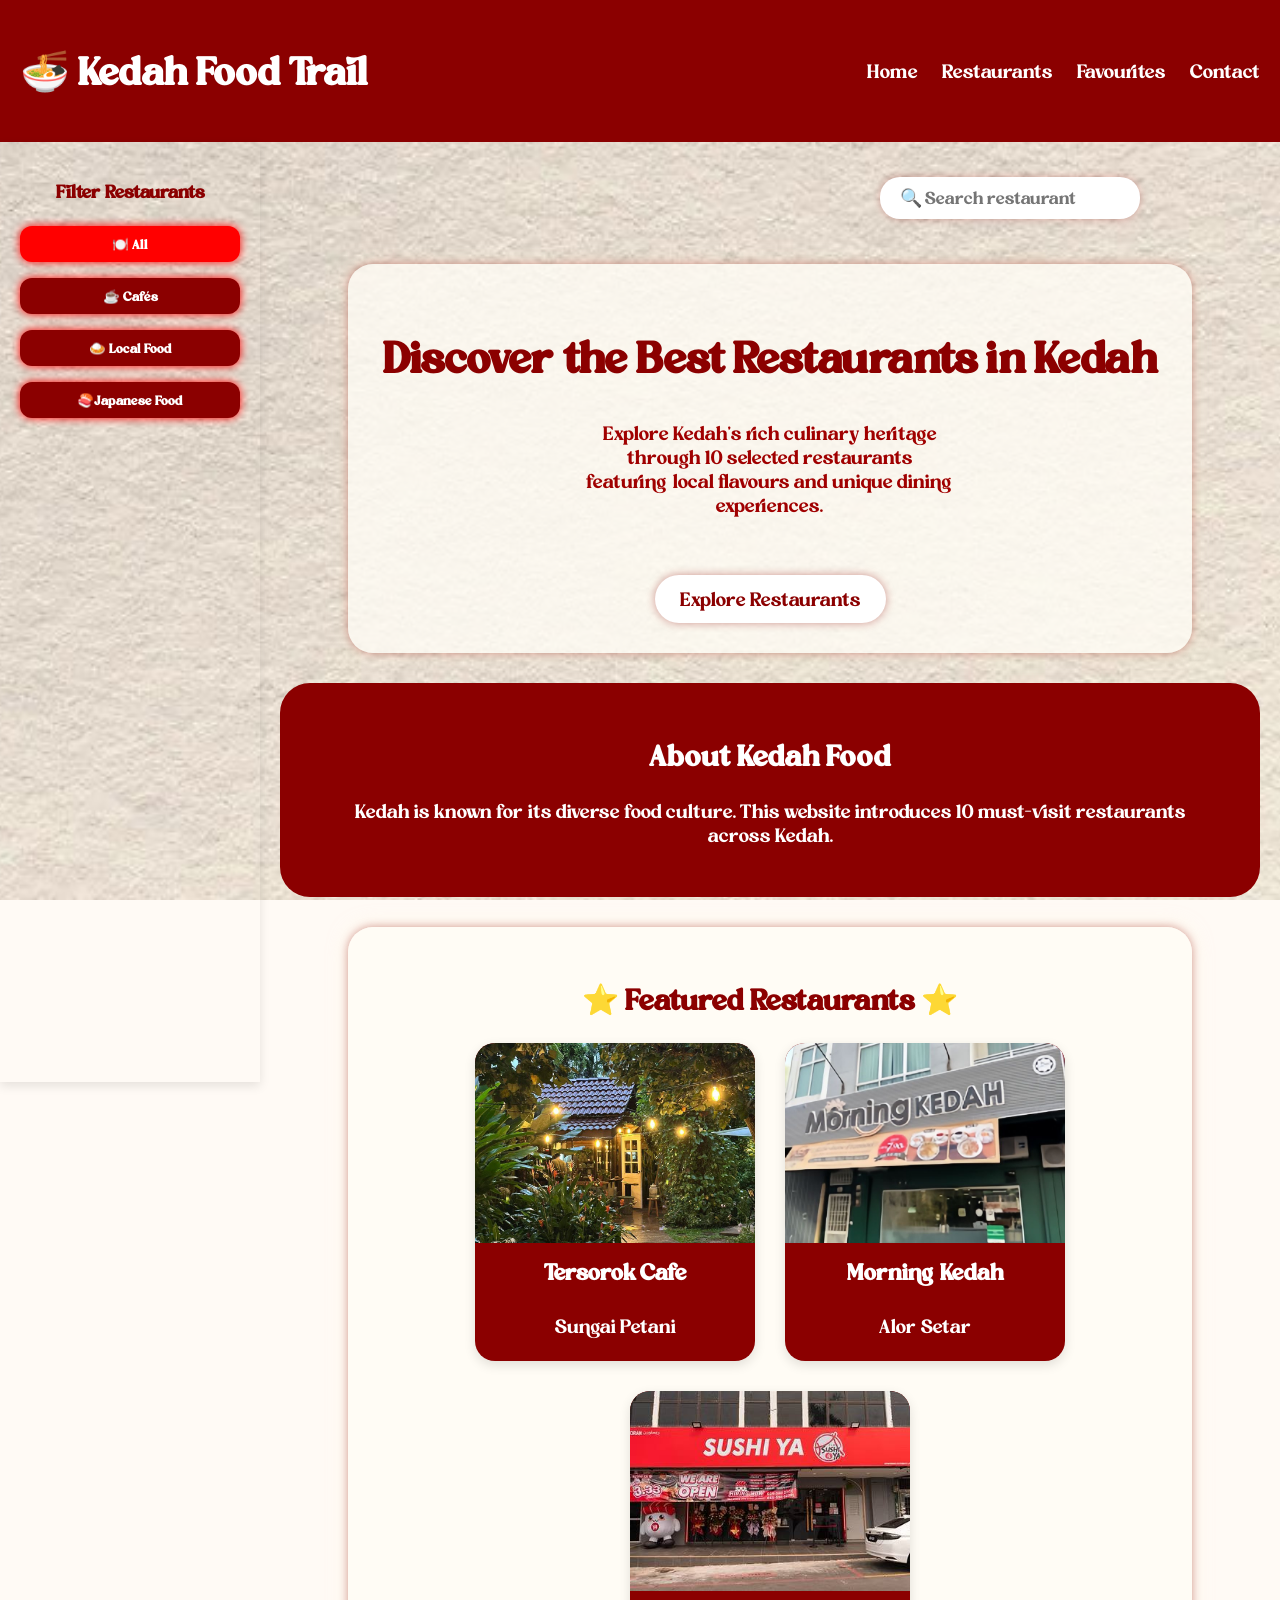
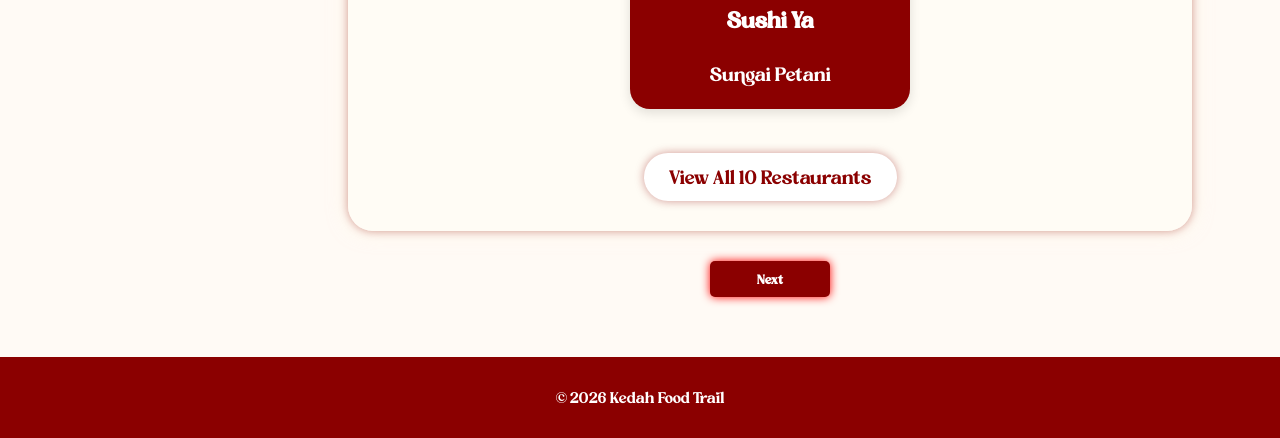
<file: index.html>
<!DOCTYPE html>
<html>
<head>
    <title>Kedah Food Trail</title>
    <link rel="stylesheet" href="style.css">
<style>
@font-face {
    font-family: rustic;
    src: url("font/rustic.ttf");
}

@font-face {
    font-family: alter;
    src: url("font/alter.ttf");
}
</style>

</head>
<body>
<div class="main-content">
<header>
    <h1>🍜 Kedah Food Trail</h1>

    <nav>
        <a href="index.html">Home</a>
        <a href="restaurants.html">Restaurants</a>
	<a href="favourites.html">Favourites</a>
        <a href="contact.html">Contact</a>
    </nav>
</header>

<div class="page-layout">

    <!-- SIDEBAR -->
   <div class="sidebar">
    <h3>Filter Restaurants</h3>

    <button class="filter-btn active" onclick="filterRestaurants('all')">
        🍽️ All
    </button>

    <button class="filter-btn" onclick="filterRestaurants('cafe')">
        ☕ Cafés
    </button>

    <button class="filter-btn" onclick="filterRestaurants('local')">
        🍛 Local Food
    </button>

    <button class="filter-btn" onclick="filterRestaurants('japanese')">
         🍣 Japanese Food
    </button>
</div>

    <!-- MAIN CONTENT -->
    <div class="content-area">

        <div class="top-search">
            <input type="text" id="searchInput" placeholder="🔍 Search restaurant">
        </div>

        <!-- HERO + SECTIONS START HERE -->







<section class="hero">
    <h2>Discover the Best Restaurants in Kedah</h2>

    <p>
        Explore Kedah's rich culinary heritage<br>through
        10 selected restaurants<br>featuring local flavours
        and unique dining experiences.
    </p>
<br>
<br>
    <a href="restaurants.html" class="btn">
        Explore Restaurants
    </a>
</section>

<section class="about">
    <h2>About Kedah Food</h2>

    <p>
        Kedah is known for its diverse food culture.
        This website introduces 10 must-visit restaurants
        across Kedah.
    </p>
</section>



<section class="featured">
    <h2>⭐ Featured Restaurants ⭐</h2>

    <div class="card-container">

        <div class="card cafe">
            <img src="pic/tersorok.jpg">
            <h3>Tersorok Cafe</h3>
            <p>Sungai Petani</p>
        </div>

       
        <div class="card local food">
            <img src="pic/morning.jpg">
            <h3>Morning Kedah</h3>
            <p>Alor Setar</p>
        </div>
	
	<div class="card japanese">
            <img src="pic/sushi.jpg">
            <h3>Sushi Ya</h3>
            <p>Sungai Petani</p>
        </div>

    </div>
<br>

    <a href="restaurants.html" class="btn">
        View All 10 Restaurants
    </a>

</section>

<div class="button-container">	
<button onclick="location.href='restaurants.html'">Next</button>	
</div>
</div>
</div>

<footer>
    <p>© 2026 Kedah Food Trail</p>
</footer>

<script>
function filterRestaurants(category) {
    let cards = document.querySelectorAll('.card');
    let buttons = document.querySelectorAll('.filter-btn');

    // remove active class semua button
    buttons.forEach(btn => btn.classList.remove('active'));

    // add active pada button yang klik
    event.target.classList.add('active');

    cards.forEach(card => {

        if (category === 'all') {
            card.style.display = "block";
        } else {
            if (card.classList.contains(category)) {
                card.style.display = "block";
            } else {
                card.style.display = "none";
            }
        }

    });
}
</script>

<script>
document.getElementById("searchInput").addEventListener("keyup", function () {
    let input = this.value.toLowerCase();
    let cards = document.querySelectorAll(".card");

    cards.forEach(card => {
        let name = card.querySelector("h3").innerText.toLowerCase();

        if (name.includes(input)) {
            card.style.display = "block";
        } else {
            card.style.display = "none";
        }
    });
});
</script>

</body>
</html>
</file>
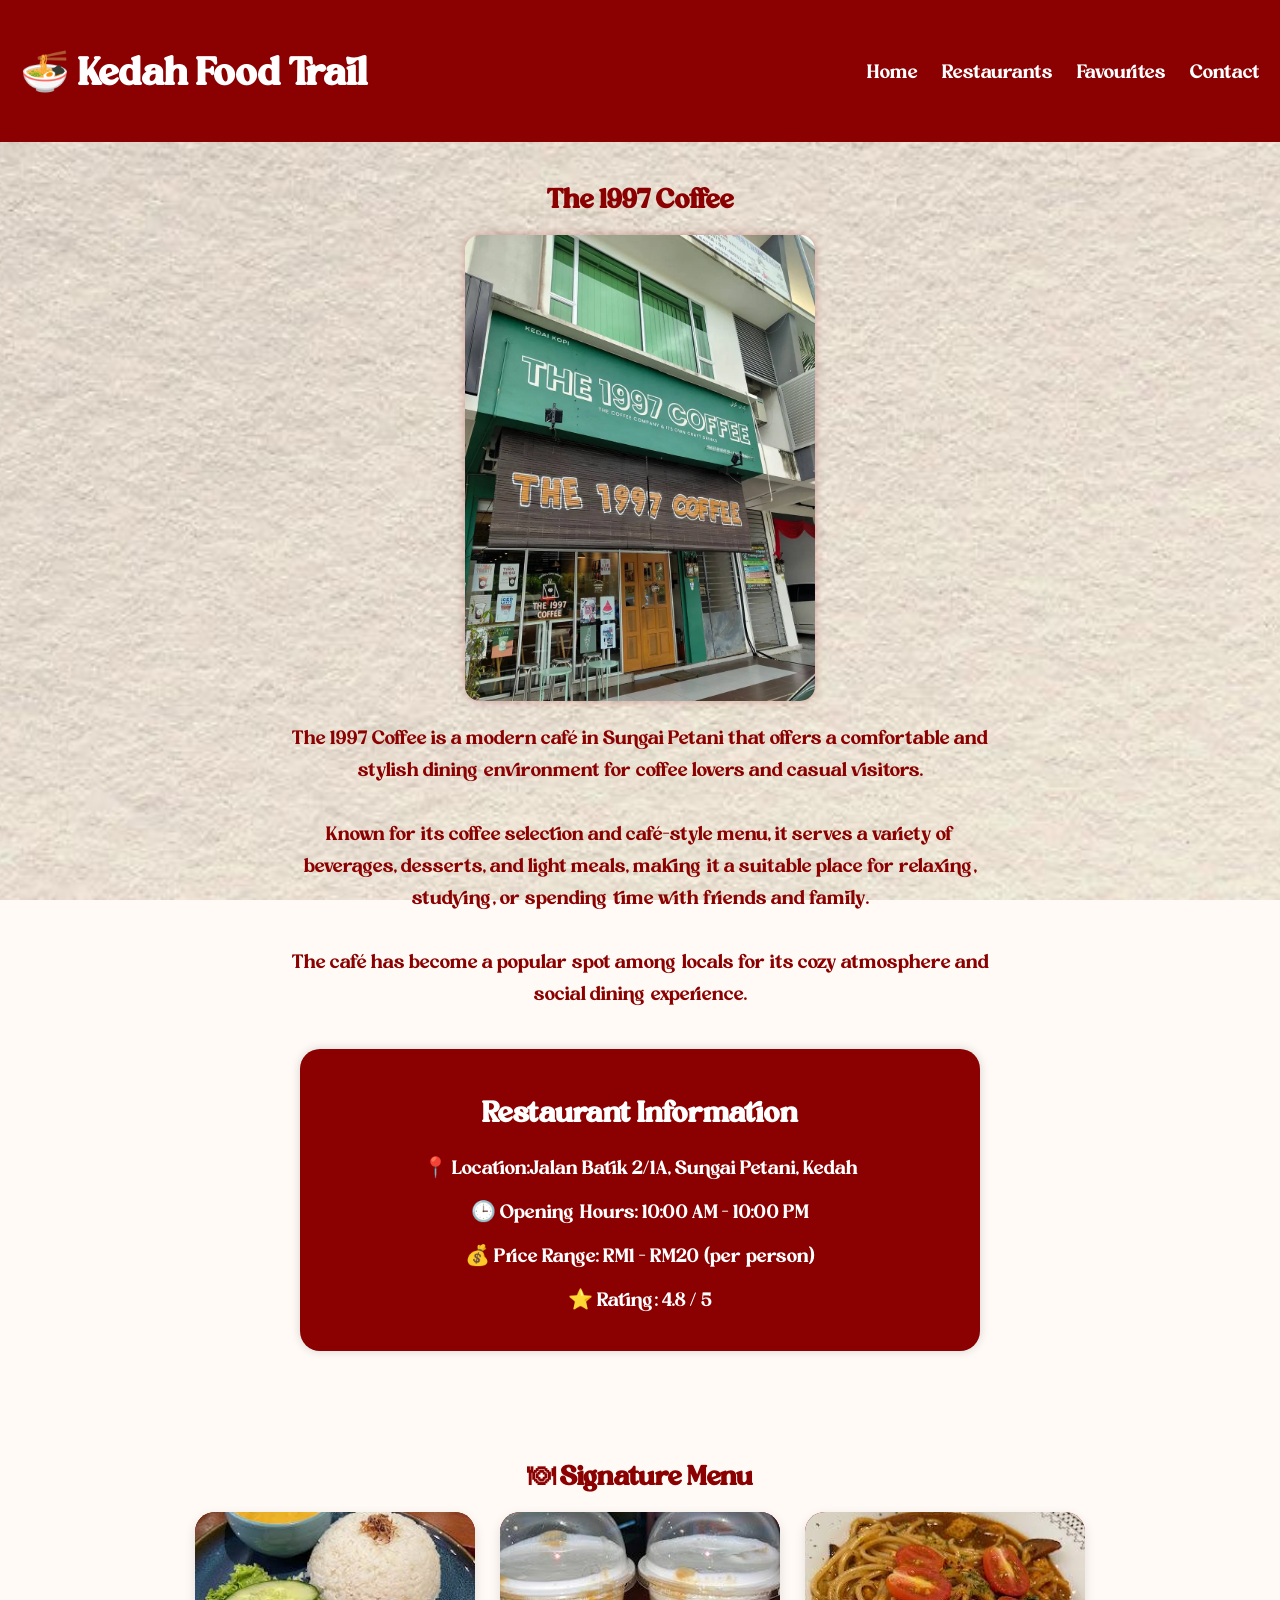
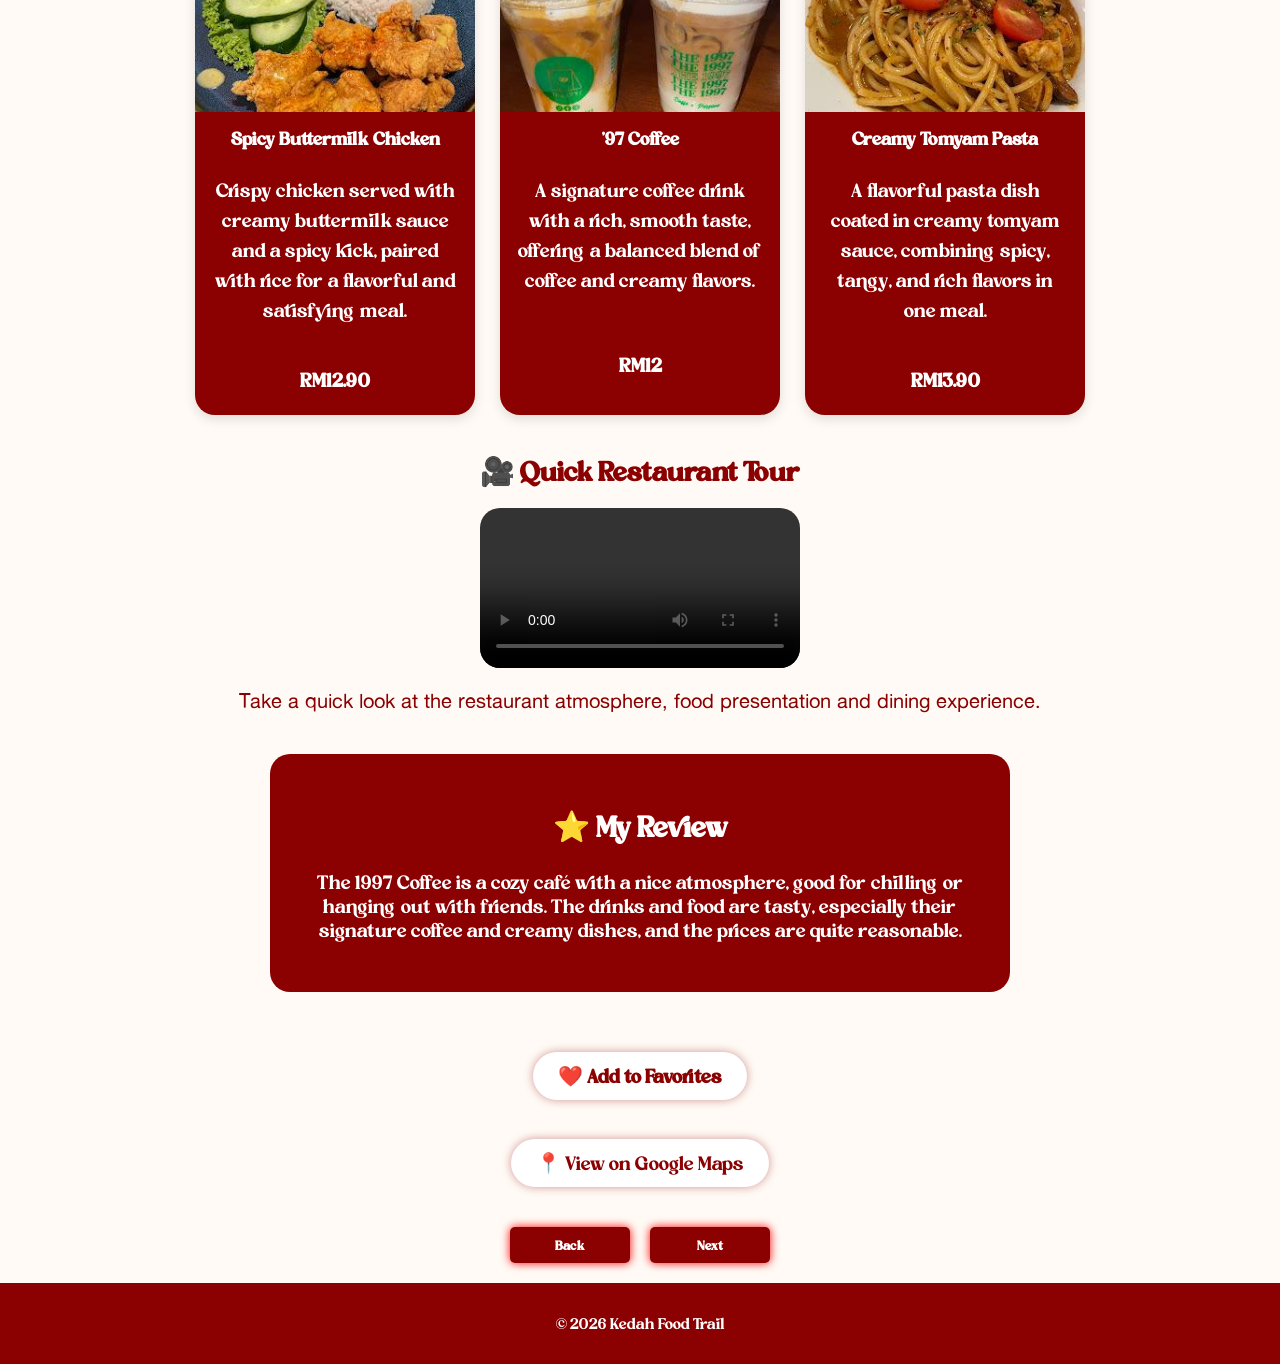
<file: 1997.html>
<!DOCTYPE html>
<html>
<head>
    <title>Kedah Food Trail</title>
    <link rel="stylesheet" href="style.css">
<style>
@font-face {
    font-family: rustic;
    src: url("font/rustic.ttf");
}

@font-face {
    font-family: alter;
    src: url("font/alter.ttf");
}
</style>

</head>
<body>
<div class="main-content">
<header>
    <h1>🍜 Kedah Food Trail</h1>

    <nav>
        <a href="index.html">Home</a>
        <a href="restaurants.html">Restaurants</a>
	<a href="favourites.html">Favourites</a>
        <a href="contact.html">Contact</a>
    </nav>
</header>


<div class="section">

<h2>The 1997 Coffee</h2>

<img src="pic/1997.jpg"
alt="The 1997 Coffee"
class="main-restaurant-img">

<p class="desc">
    The 1997 Coffee is a modern café in Sungai Petani that offers a comfortable and stylish dining environment for coffee lovers and casual visitors.
<br><br>

Known for its coffee selection and café-style menu, it serves a variety of beverages, desserts, and light meals, making it a suitable place for relaxing, studying, or spending time with friends and family.
<br><br>

The café has become a popular spot among locals for its cozy atmosphere and social dining experience.

</p>

</div>
<div class="info-box">

<h2>Restaurant Information</h2>

<p>📍 Location: Jalan Batik 2/1A, Sungai Petani, Kedah</p>

<p>🕒 Opening Hours: 10:00 AM – 10:00 PM</p>

<p>💰 Price Range: RM1 – RM20 (per person)</p>

<p>⭐ Rating: 4.8 / 5</p>

</div>

<br><br>

<div class="section menu-box">

<h2>🍽 Signature Menu</h2>

<div class="grid">

<div class="card">

<img src="pic/19973.jpg" alt="Spicy Chicken Buttermilk">

<h3>Spicy Buttermilk Chicken</h3>

<p>
Crispy chicken served with creamy buttermilk sauce and a spicy kick, paired with rice for a flavorful and satisfying meal.
</p>

<p><b>RM12.90</b></p>

</div>


<div class="card">

<img src="pic/19972.jpg" alt="'97 Coffee">

<h3>'97 Coffee</h3>

<p>
A signature coffee drink with a rich, smooth taste, offering a balanced blend of coffee and creamy flavors.</p>

<p><b>RM12</b></p>

</div>


<div class="card">

<img src="pic/19971.jpg" alt="Creamy Tomyam Pasta">

<h3>Creamy Tomyam Pasta</h3>

<p>
A flavorful pasta dish coated in creamy tomyam sauce, combining spicy, tangy, and rich flavors in one meal.</p>

<p><b>RM13.90</b></p>

</div>

</div>

</div>

<div class="section">

<h2>🎥 Quick Restaurant Tour</h2>

<video class="restaurant-video" controls>

<source src="vid/19.mp4"
type="video/mp4">

Your browser does not support video.

</video>

<p class="video-text">
Take a quick look at the restaurant atmosphere,
food presentation and dining experience.
</p>

</div>


<div class="section-dark">

<h2>⭐ My Review</h2>

<p> The 1997 Coffee is a cozy café with a nice atmosphere, good for chilling or hanging out with friends. The drinks and food are tasty, especially their signature coffee and creamy dishes, and the prices are quite reasonable. </p> 
</div> 



<div class="section">

    

       <button class="btn"
onclick="favorite(
'The 1997 Coffee',
'pic/1997.jpg',
'1997.html'
)">
❤️ Add to Favorites
</button>

        <br><br>

        <a class="btn"
        href="https://maps.app.goo.gl/DD2gBv1ZVtuXfkuc9"
        target="_blank">
        📍 View on Google Maps
        </a>

    </div>



<div class="button-container">	
<button onclick="location.href='restaurants.html'">Back</button>	
<button onclick="location.href='galley.html'">Next</button>

</div>

<footer>

<p>© 2026 Kedah Food Trail</p>

</footer>

<script>

function favorite(){
alert("Restaurant added to favorites!");
}

function rate(star){
alert("You rated " + star + " stars!");
}

</script>
<script>
function favorite(name, image, page){

let favorites =
JSON.parse(localStorage.getItem("favorites")) || [];


/* check kalau dah ada */
let exist = favorites.find(item => item.name===name);

if(!exist){

favorites.push({
name:name,
image:image,
page:page
});

localStorage.setItem(
"favorites",
JSON.stringify(favorites)
);

alert("Added to Favorites ❤️");

}
else{
alert("Already in Favorites");
}

}
</script>
</body>
</html>
</file>
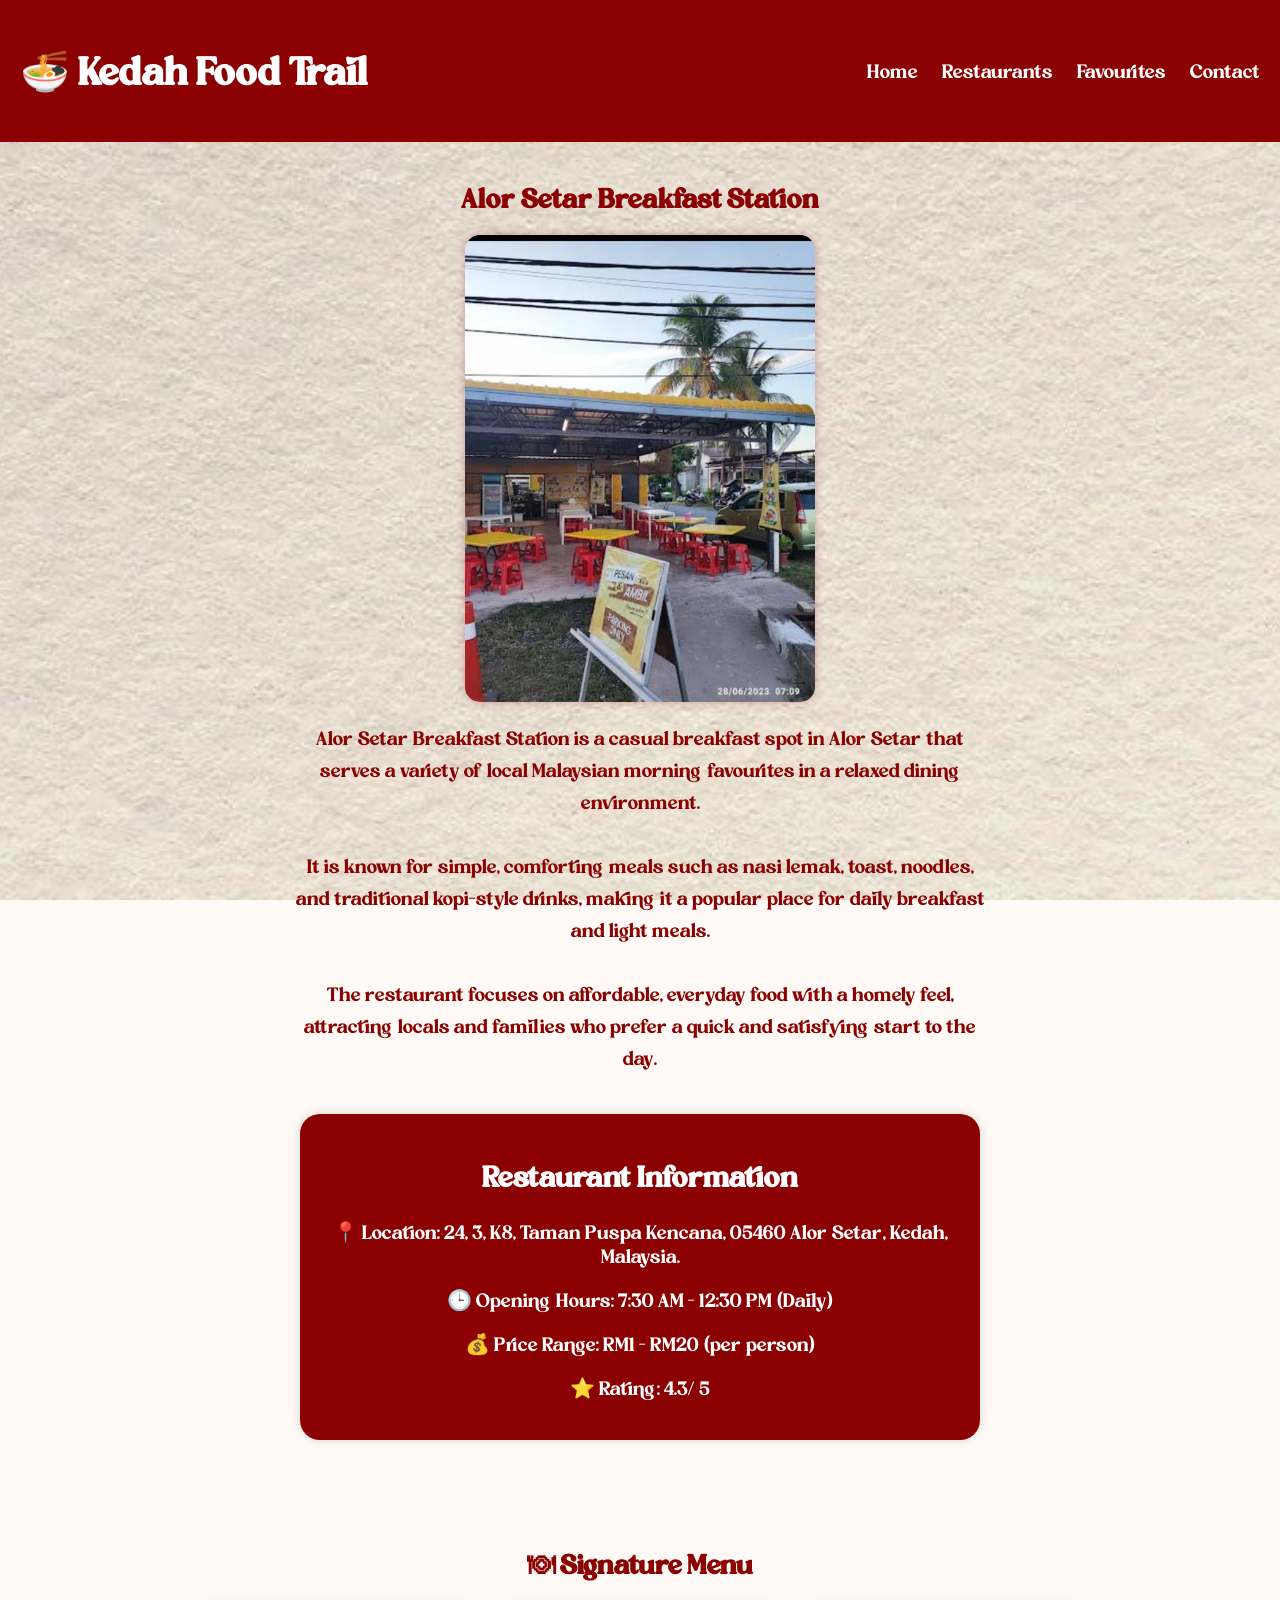
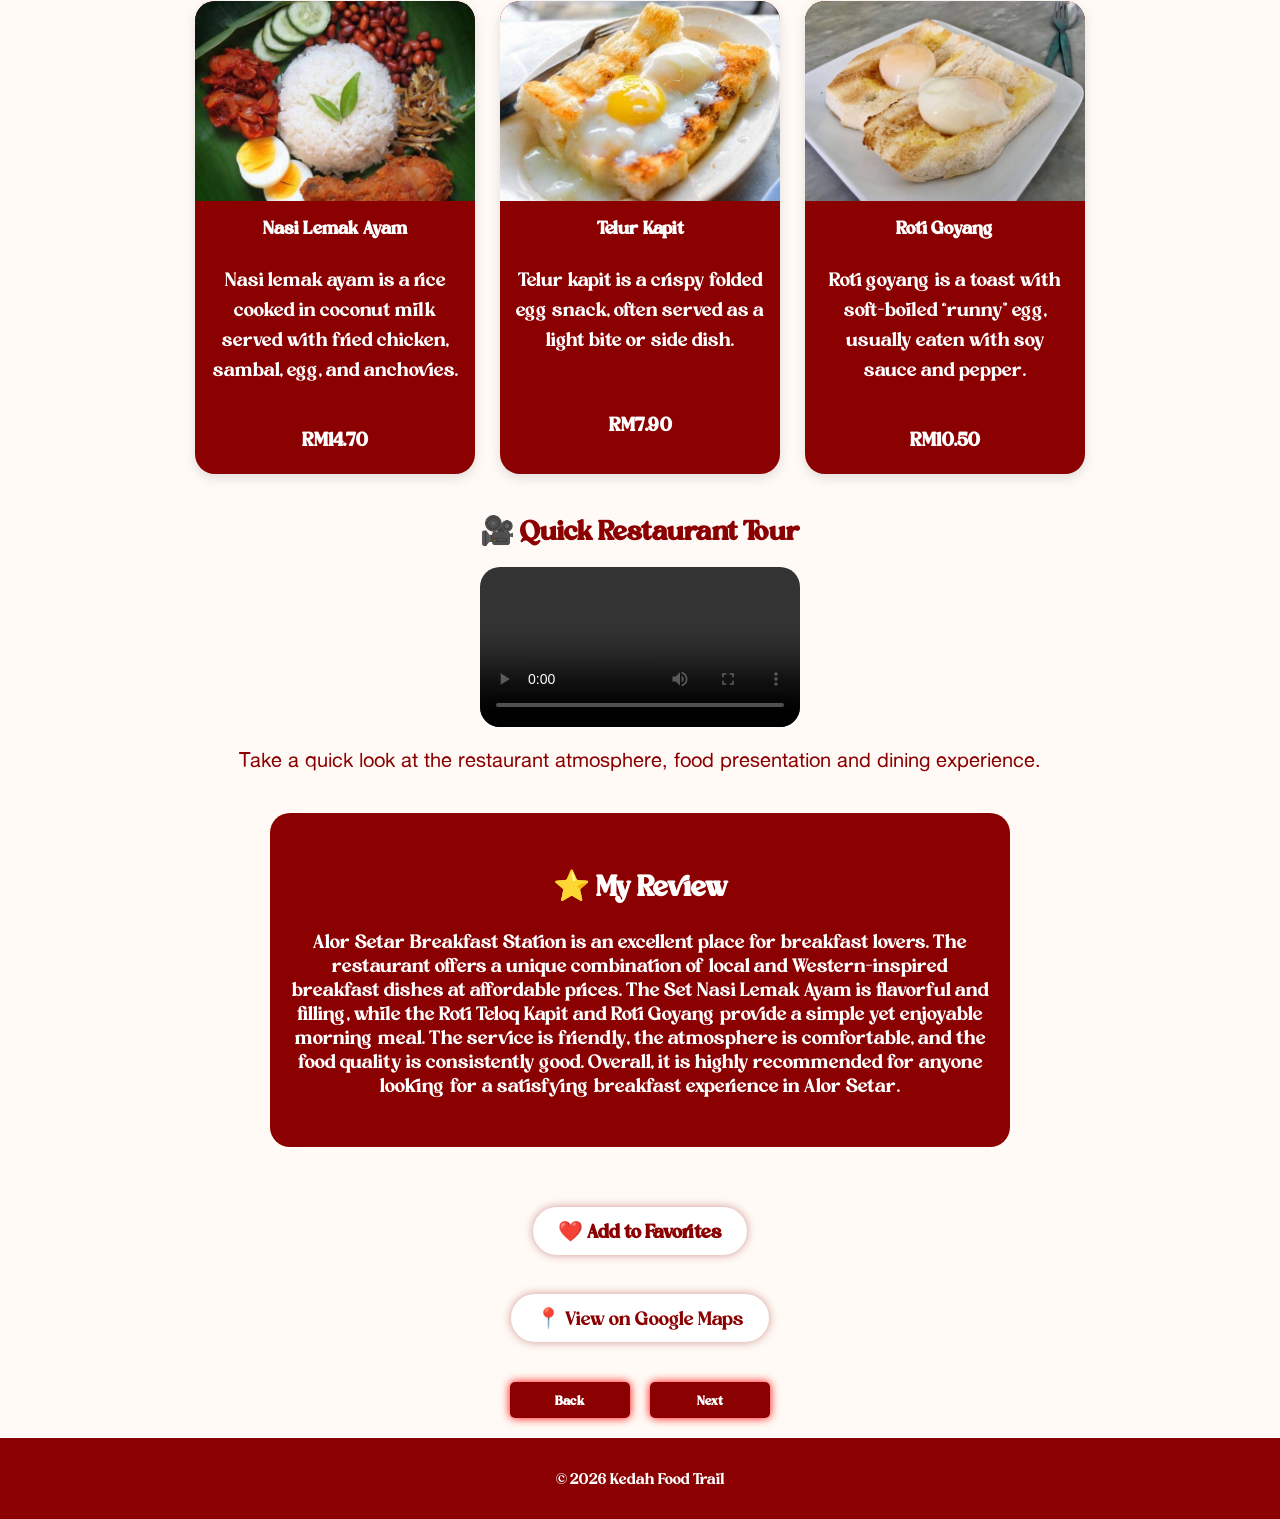
<file: alor.html>
<!DOCTYPE html>
<html>
<head>
    <title>Kedah Food Trail</title>
    <link rel="stylesheet" href="style.css">
<style>
@font-face {
    font-family: rustic;
    src: url("font/rustic.ttf");
}

@font-face {
    font-family: alter;
    src: url("font/alter.ttf");
}
</style>

</head>
<body>
<div class="main-content">
<header>
    <h1>🍜 Kedah Food Trail</h1>

    <nav>
        <a href="index.html">Home</a>
        <a href="restaurants.html">Restaurants</a>
	<a href="favourites.html">Favourites</a>
        <a href="contact.html">Contact</a>
    </nav>
</header>


<div class="section">

<h2>Alor Setar Breakfast Station</h2>

<img src="pic/alor.jpg"
alt="Alor Setar Breakfast Station"
class="main-restaurant-img">

<p class="desc">
Alor Setar Breakfast Station is a casual breakfast spot in Alor Setar that serves a variety of local Malaysian morning favourites in a relaxed dining environment.
<br><br>

It is known for simple, comforting meals such as nasi lemak, toast, noodles, and traditional kopi-style drinks, making it a popular place for daily breakfast and light meals.
<br><br>

The restaurant focuses on affordable, everyday food with a homely feel, attracting locals and families who prefer a quick and satisfying start to the day.</p>
</p>
</div>
<div class="info-box">

<h2>Restaurant Information</h2>

<p>📍 Location: 24, 3, K8, Taman Puspa Kencana, 05460 Alor Setar, Kedah, Malaysia.</p>

<p>🕒 Opening Hours: 7:30 AM - 12:30 PM (Daily)</p>

<p>💰 Price Range: RM1 – RM20 (per person)</p>

<p>⭐ Rating: 4.3/ 5</p>

</div>

<br><br>

<div class="section menu-box">

<h2>🍽 Signature Menu</h2>

<div class="grid">

<div class="card">

<img src="pic/fa3.jpg" alt="Nasi Lemak Ayam">

<h3>Nasi Lemak Ayam</h3>

<p>
Nasi lemak ayam is a rice cooked in coconut milk served with fried chicken, sambal, egg, and anchovies.</p>
<p><b>RM14.70</b></p>

</div>


<div class="card">

<img src="pic/fa2.jpg" alt="Telur Kapit">

<h3>Telur Kapit</h3>

<p>
Telur kapit is a crispy folded egg snack, often served as a light bite or side dish.
<p><b>RM7.90</b></p>

</div>


<div class="card">

<img src="pic/fa1.jpg" alt="Roti Goyang">

<h3>Roti Goyang</h3>

<p>
Roti goyang is a toast with soft-boiled “runny” egg, usually eaten with soy sauce and pepper.</p>
<p><b>RM10.50</b></p>

</div>

</div>

</div>

<div class="section">

<h2>🎥 Quick Restaurant Tour</h2>

<video class="restaurant-video" controls>

<source src="vid/alor.mp4"
type="video/mp4">

Your browser does not support video.

</video>

<p class="video-text">
Take a quick look at the restaurant atmosphere,
food presentation and dining experience.
</p>

</div>


<div class="section-dark">

<h2>⭐ My Review</h2>

<p>Alor Setar Breakfast Station is an excellent place for breakfast lovers. The restaurant offers a unique combination of local and Western-inspired breakfast dishes at affordable prices. The Set Nasi Lemak Ayam is flavorful and filling, while the Roti Teloq Kapit and Roti Goyang provide a simple yet enjoyable morning meal. The service is friendly, the atmosphere is comfortable, and the food quality is consistently good. Overall, it is highly recommended for anyone looking for a satisfying breakfast experience in Alor Setar.</p> 
</div> 


<div class="section">

<button class="btn"
onclick="favorite(
'Alor Setar Breakfast Station',
'pic/alor.jpg',
'alor.html'
)">
❤️ Add to Favorites
</button>

<br><br>

<a class="btn"
href="https://maps.app.goo.gl/xbpAvzALLbHcbgwj6"
target="_blank">

📍 View on Google Maps

</a>

</div>

<div class="button-container">	
<button onclick="location.href='merbok.html'">Back</button>	
<button onclick="location.href='sushi.html'">Next</button>
</div>


<footer>

<p>© 2026 Kedah Food Trail</p>

</footer>

<script>
function favorite(name, image, page){

let favorites =
JSON.parse(localStorage.getItem("favorites")) || [];


/* check kalau dah ada */
let exist = favorites.find(item => item.name===name);

if(!exist){

favorites.push({
name:name,
image:image,
page:page
});

localStorage.setItem(
"favorites",
JSON.stringify(favorites)
);

alert("Added to Favorites ❤️");

}
else{
alert("Already in Favorites");
}

}
</script>
</body>
</html>
</file>
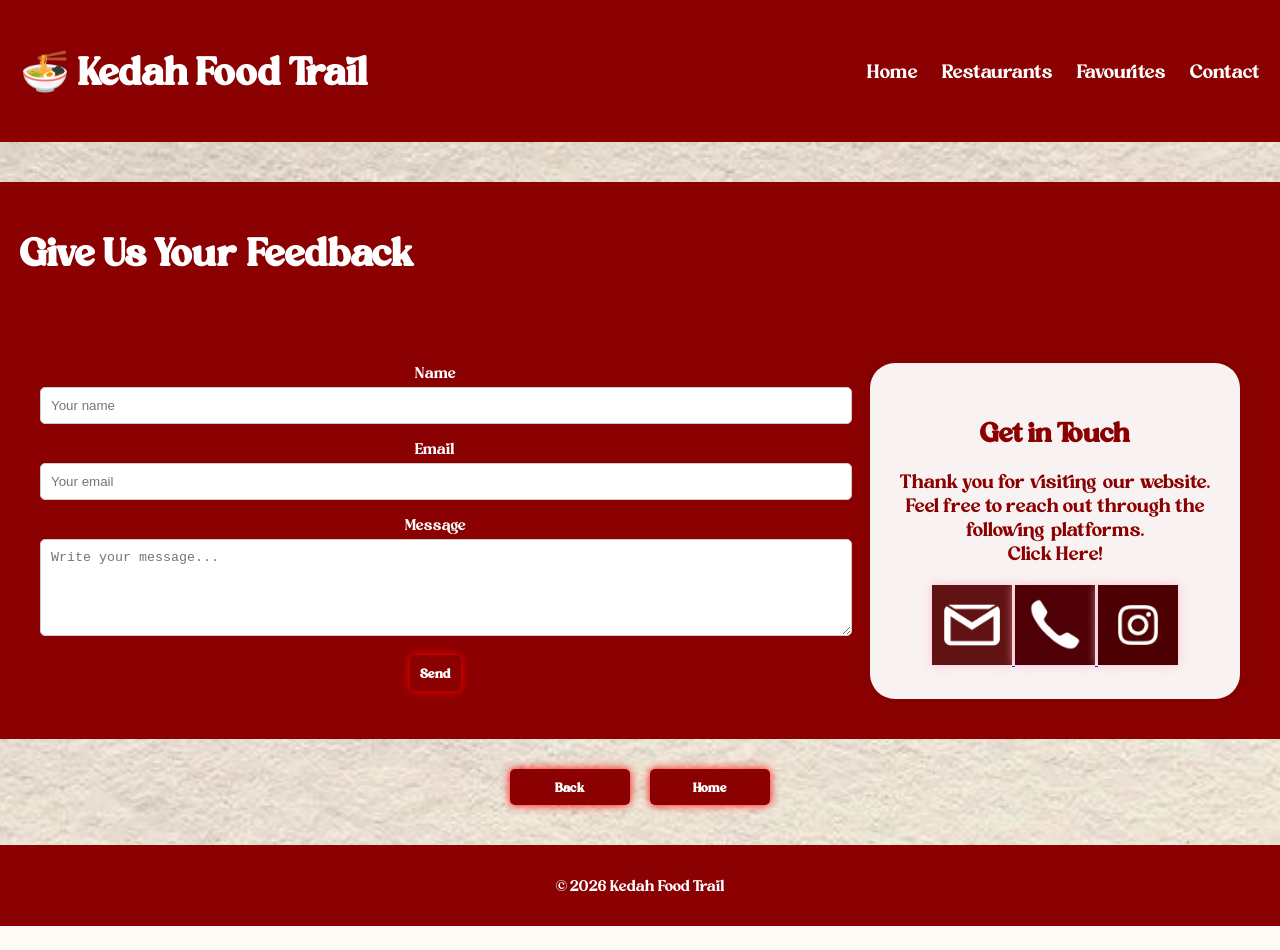
<file: contact.html>
<!DOCTYPE html>
<html>
<head>
    <title>Kedah Food Trail</title>
    <link rel="stylesheet" href="style.css">
<style>
@font-face {
    font-family: rustic;
    src: url("font/rustic.ttf");
}

@font-face {
    font-family: alter;
    src: url("font/alter.ttf");
}
</style>

</head>
<body>
<div class="main-content">
<header>
    <h1>🍜 Kedah Food Trail</h1>

    <nav>
        <a href="index.html">Home</a>
        <a href="restaurants.html">Restaurants</a>
	<a href="favourites.html">Favourites</a>
        <a href="contact.html">Contact</a>
    </nav>
</header>

<div class="section">
<header>
    <h1>Give Us Your Feedback</h1>
    </header>

<div class="container">

    <form action="mailto:putrimaisarh@gmail.com" method="post" enctype="text/plain">

<label>Name</label>
<input type="text" name="name" placeholder="Your name">

<label>Email</label>
<input type="email" name="email" placeholder="Your email">

<label>Message</label>
<textarea name="message" rows="5"
placeholder="Write your message..."></textarea>

<button type="submit">Send</button>

</form>

    <!-- INFO -->
    <div class="contact-info">
        <h2><strong>Get in Touch</strong></h2>
<p>
Thank you for visiting our website.<br>
Feel free to reach out through the
following platforms.<br>Click Here!
</p>

<p>
<div class="contact-icons">

    <a href="mailto:putrimaisarh@gmail.com">
        <img src="pic/gmail.jpg" alt="Email">
    </a>

    <a href="tel:+60132228586">
        <img src="pic/call.jpg" alt="Phone">
    </a>

    <a href="https://www.instagram.com/kedahfoodtrail" target="_blank">
        <img src="pic/instagram.jpg" alt="Instagram">
    </a>

</div>
</div>
</div> 

<div class="button-container">	
<button onclick="location.href='favourites.html'">Back</button>	
<button onclick="location.href='index.html'">Home</button>
</div>
</div>


<footer>
    <p>© 2026 Kedah Food Trail</p>
</footer>

</body>
</html>
</file>
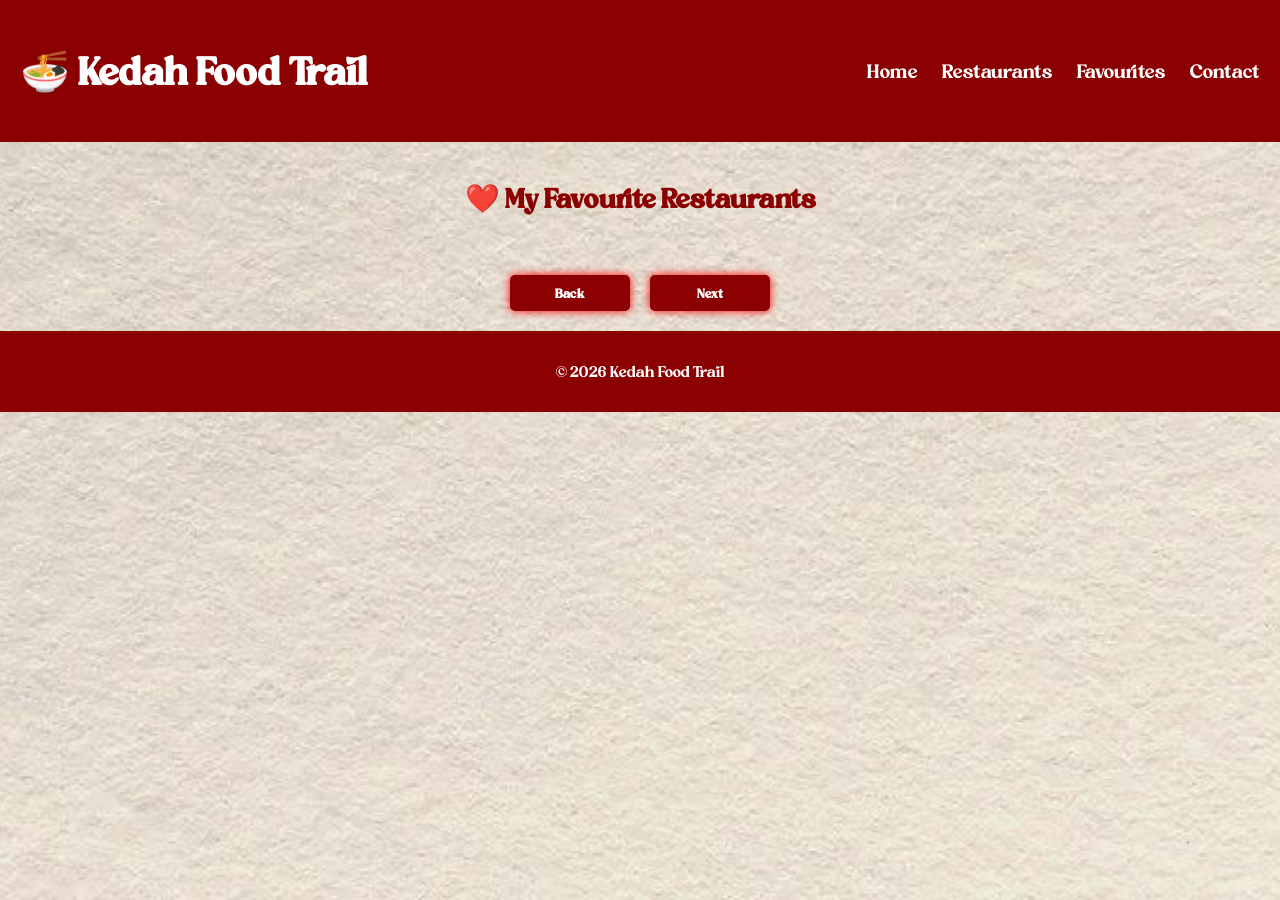
<file: favourites.html>
<!DOCTYPE html>
<html>
<head>
    <title>Kedah Food Trail</title>
    <link rel="stylesheet" href="style.css">
<style>
@font-face {
    font-family: rustic;
    src: url("font/rustic.ttf");
}

@font-face {
    font-family: alter;
    src: url("font/alter.ttf");
}
</style>

</head>
<body>
<div class="main-content">
<header>
    <h1>🍜 Kedah Food Trail</h1>

    <nav>
        <a href="index.html">Home</a>
        <a href="restaurants.html">Restaurants</a>
        <a href="favourites.html">Favourites</a>
        <a href="contact.html">Contact</a>
    </nav>
</header>


<div class="section">

<h2>❤️ My Favourite Restaurants</h2>

<div class="grid" id="favContainer">

</div>

</div>

<div class="button-container">	
<button onclick="location.href='sushi.html'">Back</button>	
<button onclick="location.href='contact.html'">Next</button>
</div>


<footer>

<p>© 2026 Kedah Food Trail</p>

</footer>
<script>

let favorites =
JSON.parse(localStorage.getItem("favorites")) || [];

let container =
document.getElementById("favContainer");


favorites.forEach(function(item){

container.innerHTML += `

<div class="card">

<img src="${item.image}">

<h3>${item.name}</h3>

<a class="btn"
href="${item.page}">
View More
</a>

<br>

<button class="remove-btn"
onclick="removeFav('${item.name}')">
❌ Remove
</button>

</div>

`;

});


function removeFav(name){

let favorites =
JSON.parse(localStorage.getItem("favorites"));

favorites =
favorites.filter(item =>
item.name!==name
);

localStorage.setItem(
"favorites",
JSON.stringify(favorites)
);

location.reload();

}

</script>
</file>
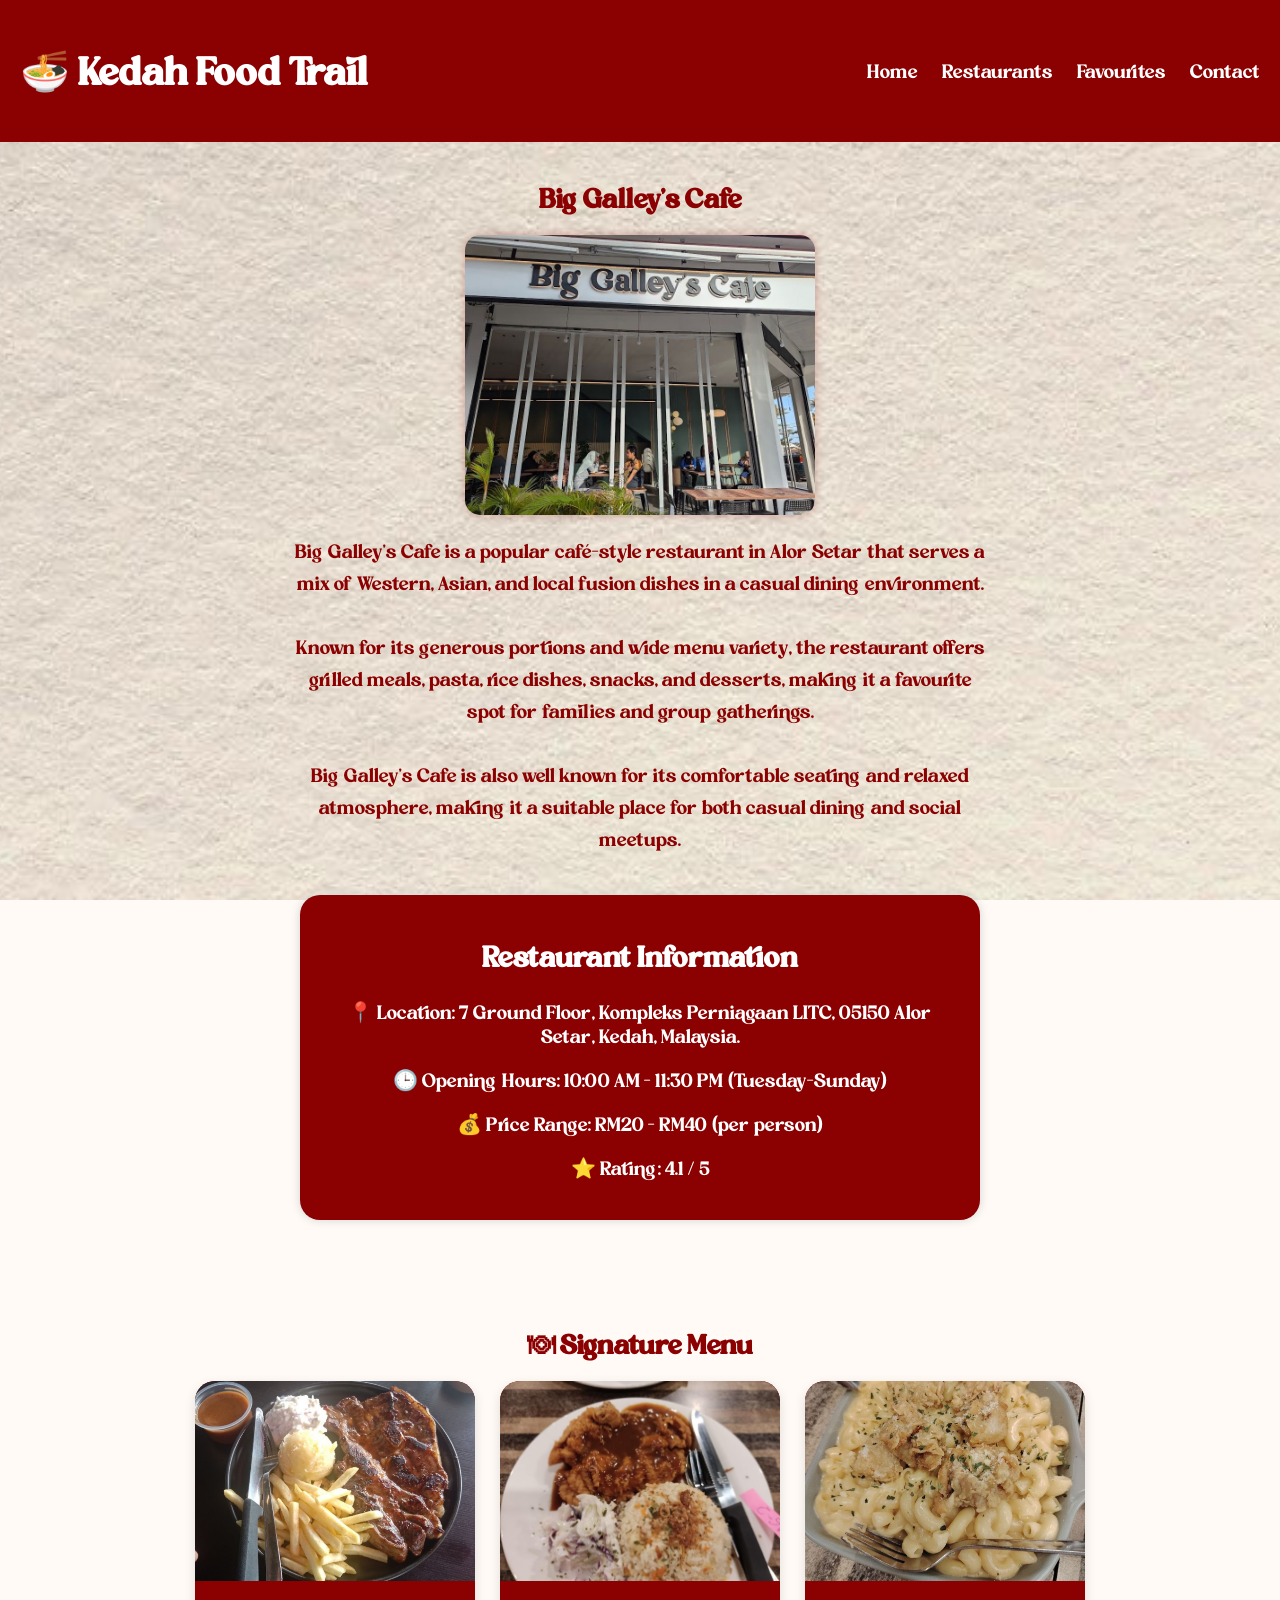
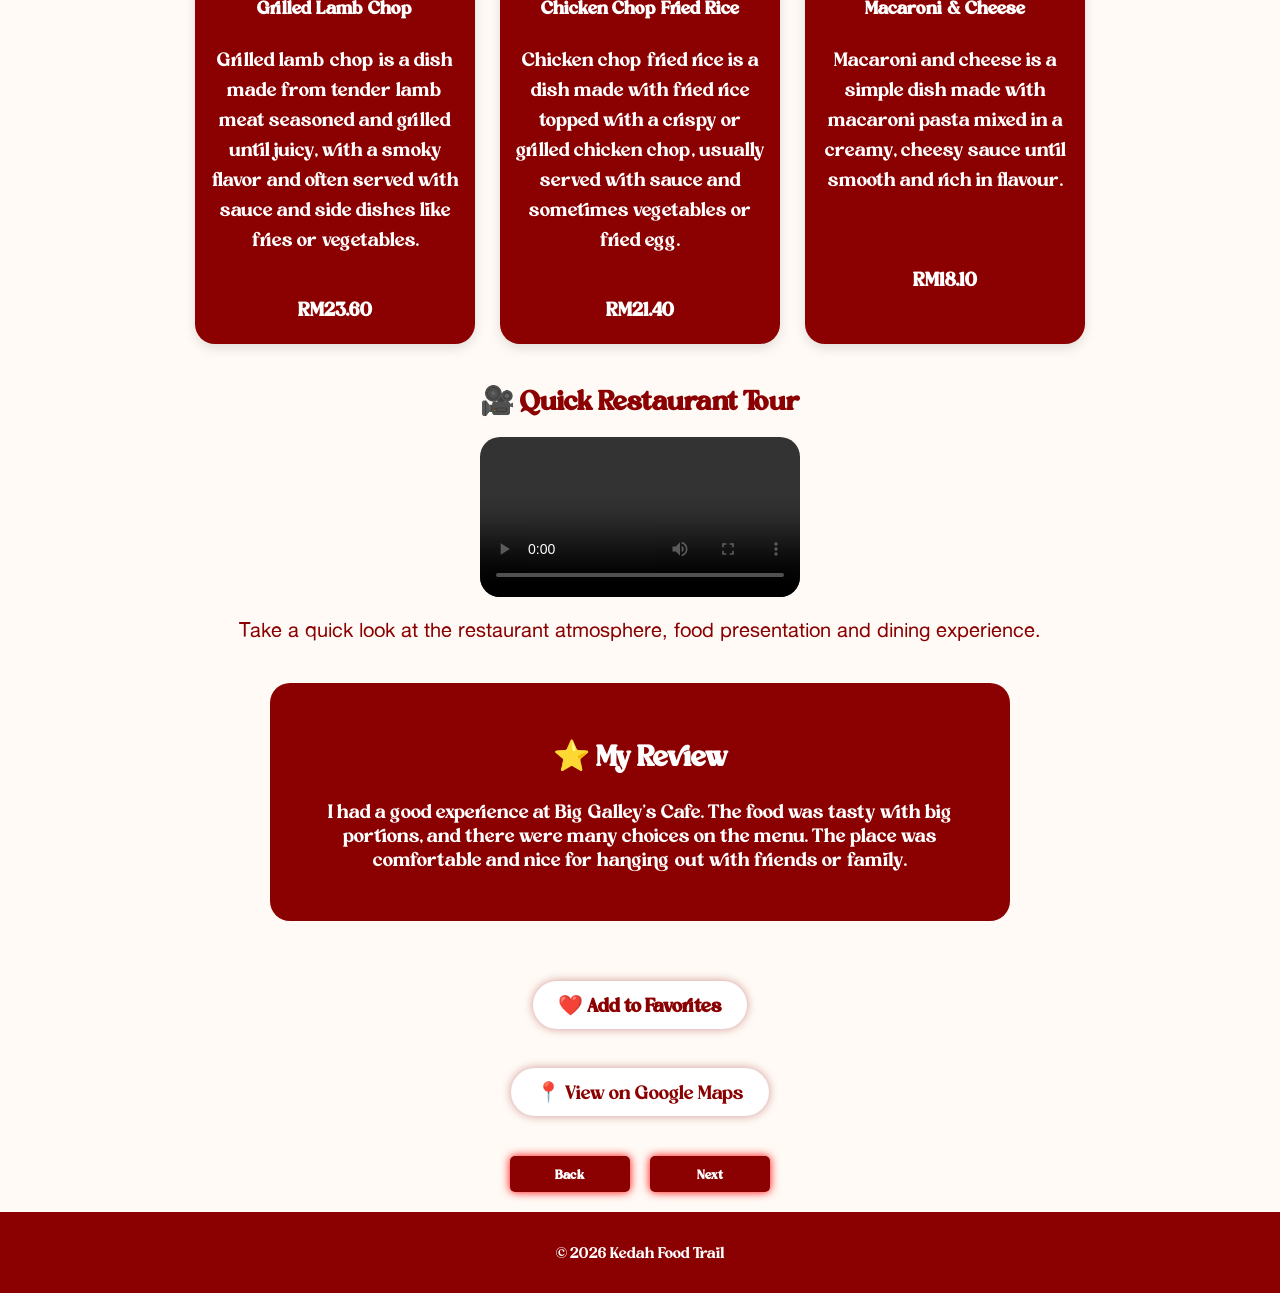
<file: galley.html>
<!DOCTYPE html>
<html>
<head>
    <title>Kedah Food Trail</title>
    <link rel="stylesheet" href="style.css">
<style>
@font-face {
    font-family: rustic;
    src: url("font/rustic.ttf");
}

@font-face {
    font-family: alter;
    src: url("font/alter.ttf");
}
</style>

</head>
<body>
<div class="main-content">
<header>
    <h1>🍜 Kedah Food Trail</h1>

    <nav>
        <a href="index.html">Home</a>
        <a href="restaurants.html">Restaurants</a>
	<a href="favourites.html">Favourites</a>
        <a href="contact.html">Contact</a>
    </nav>
</header>


<div class="section">

<h2>Big Galley's Cafe</h2>

<img src="pic/gall.jpg"
alt="Big Galley's Cafe"
class="main-restaurant-img">

<p class="desc">
    Big Galley’s Cafe is a popular café-style restaurant in Alor Setar that serves a mix of Western, Asian, and local fusion dishes in a casual dining environment.
<br><br>

Known for its generous portions and wide menu variety, the restaurant offers grilled meals, pasta, rice dishes, snacks, and desserts, making it a favourite spot for families and group gatherings.
<br><br>

Big Galley’s Cafe is also well known for its comfortable seating and relaxed atmosphere, making it a suitable place for both casual dining and social meetups.
</p>

</div>
<div class="info-box">

<h2>Restaurant Information</h2>

<p>📍 Location: 7 Ground Floor, Kompleks Perniagaan LITC, 05150 Alor Setar, Kedah, Malaysia.</p>

<p>🕒 Opening Hours: 10:00 AM – 11:30 PM (Tuesday-Sunday)</p>

<p>💰 Price Range: RM20 – RM40 (per person)</p>

<p>⭐ Rating: 4.1 / 5</p>

</div>

<br><br>

<div class="section menu-box">

<h2>🍽 Signature Menu</h2>

<div class="grid">

<div class="card">

<img src="pic/fg1.jpg" alt="Grilled Lamb Chop">

<h3>Grilled Lamb Chop</h3>

<p>
Grilled lamb chop is a dish made from tender lamb meat seasoned and grilled until juicy, with a smoky flavor and often served with sauce and side dishes like fries or vegetables.</p>

<p><b>RM23.60</b></p>

</div>


<div class="card">

<img src="pic/fg2.jpg" alt="Chicken Chop Fried Rice">

<h3>Chicken Chop Fried Rice</h3>

<p>
Chicken chop fried rice is a dish made with fried rice topped with a crispy or grilled chicken chop, usually served with sauce and sometimes vegetables or fried egg.
</p>

<p><b>RM21.40</b></p>

</div>


<div class="card">

<img src="pic/fg3.jpg" alt="Macaroni & Cheese">

<h3>Macaroni & Cheese</h3>

<p>
Macaroni and cheese is a simple dish made with macaroni pasta mixed in a creamy, cheesy sauce until smooth and rich in flavour.</p>
<p><b>RM18.10</b></p>

</div>

</div>

</div>

<div class="section">

<h2>🎥 Quick Restaurant Tour</h2>

<video class="restaurant-video" controls>

<source src="vid/galley.mp4"
type="video/mp4">

Your browser does not support video.

</video>

<p class="video-text">
Take a quick look at the restaurant atmosphere,
food presentation and dining experience.
</p>

</div>


<div class="section-dark">

<h2>⭐ My Review</h2>

<p> I had a good experience at Big Galley’s Cafe. The food was tasty with big portions, and there were many choices on the menu. The place was comfortable and nice for hanging out with friends or family.</p> 
</div> 


<div class="section">

<button class="btn"
onclick="favorite(
'Big Galleys Cafe',
'pic/gall.jpg',
'galley.html'
)">
❤️ Add to Favorites
</button>
<br><br>

<a class="btn"
href="https://maps.app.goo.gl/WAkcmSmgrJWBJuJu6"
target="_blank">

📍 View on Google Maps

</a>

</div>


<div class="button-container">	
<button onclick="location.href='1997.html'">Back</button>	
<button onclick="location.href='tersorok.html'">Next</button>
</div>


<footer>

<p>© 2026 Kedah Food Trail</p>

</footer>

<script>
function favorite(name, image, page){

let favorites =
JSON.parse(localStorage.getItem("favorites")) || [];


/* check kalau dah ada */
let exist = favorites.find(item => item.name===name);

if(!exist){

favorites.push({
name:name,
image:image,
page:page
});

localStorage.setItem(
"favorites",
JSON.stringify(favorites)
);

alert("Added to Favorites ❤️");

}
else{
alert("Already in Favorites");
}

}
</script>

</body>
</html>
</file>
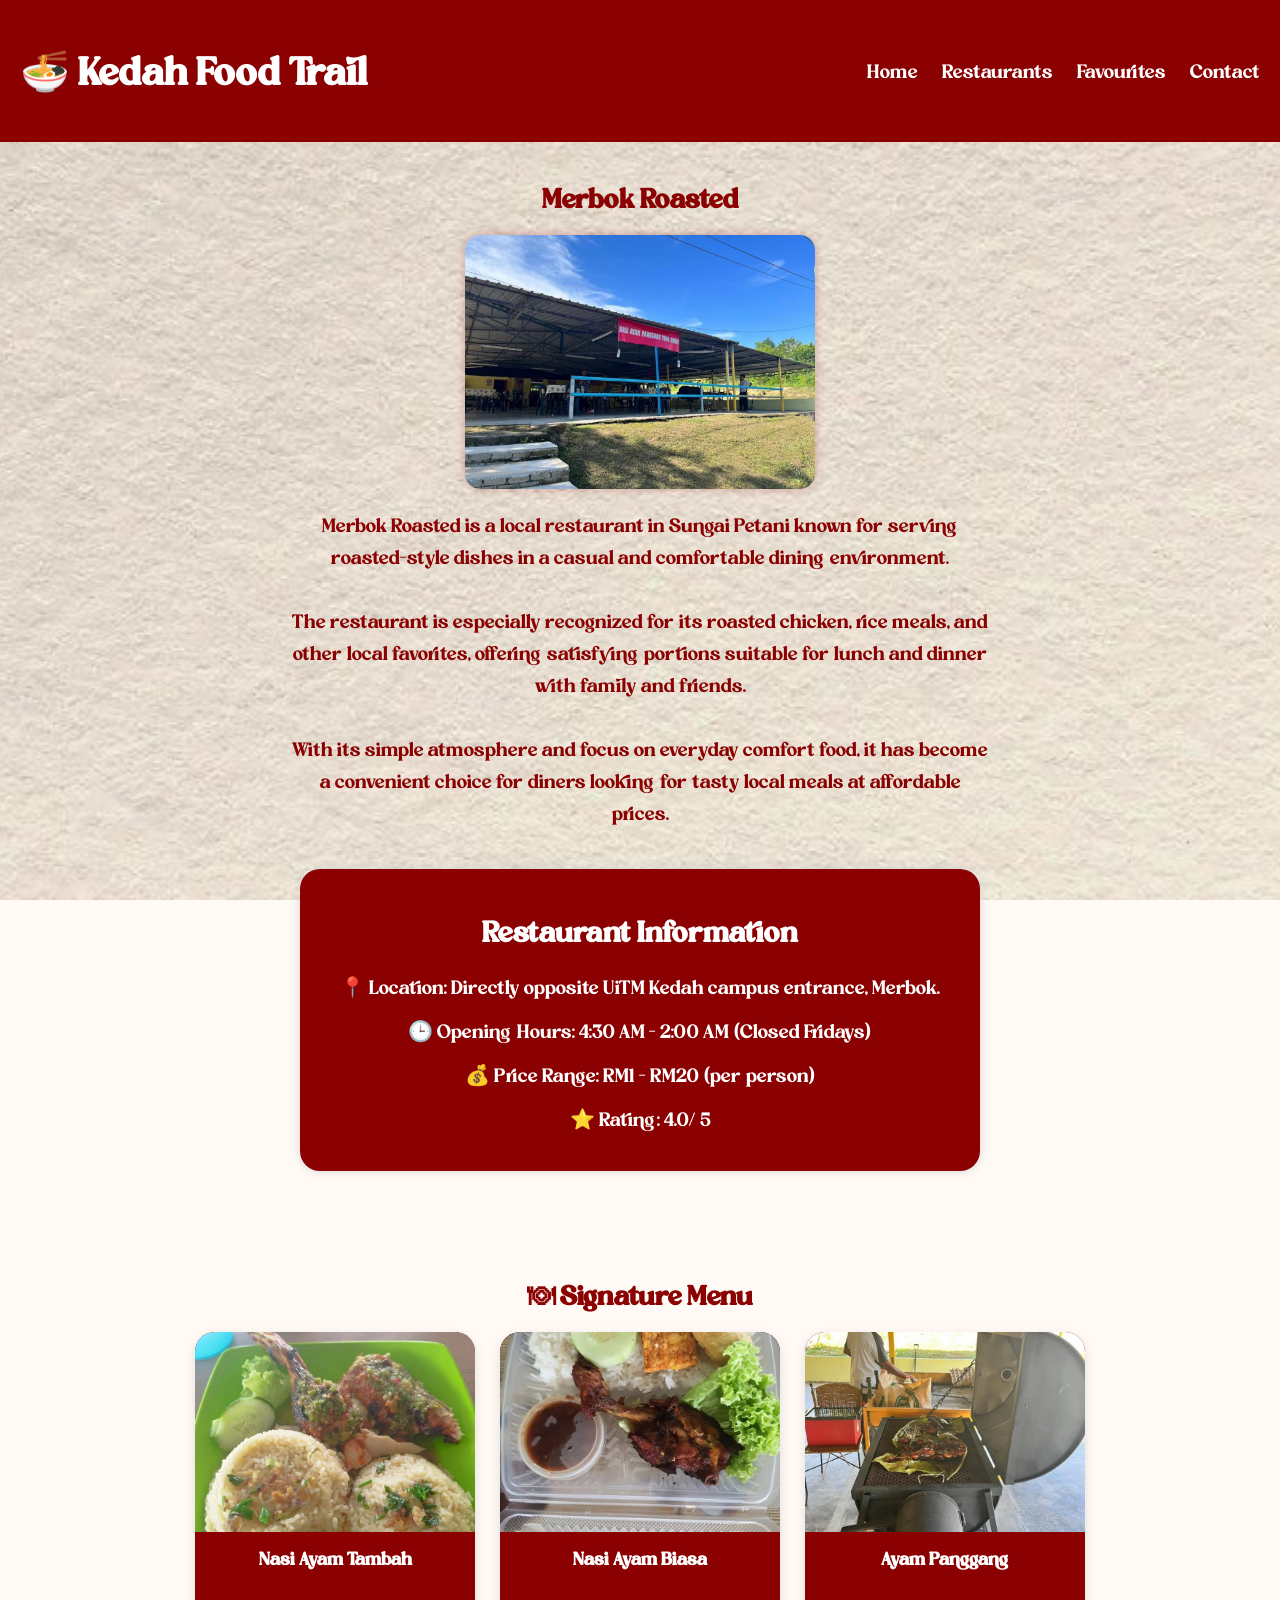
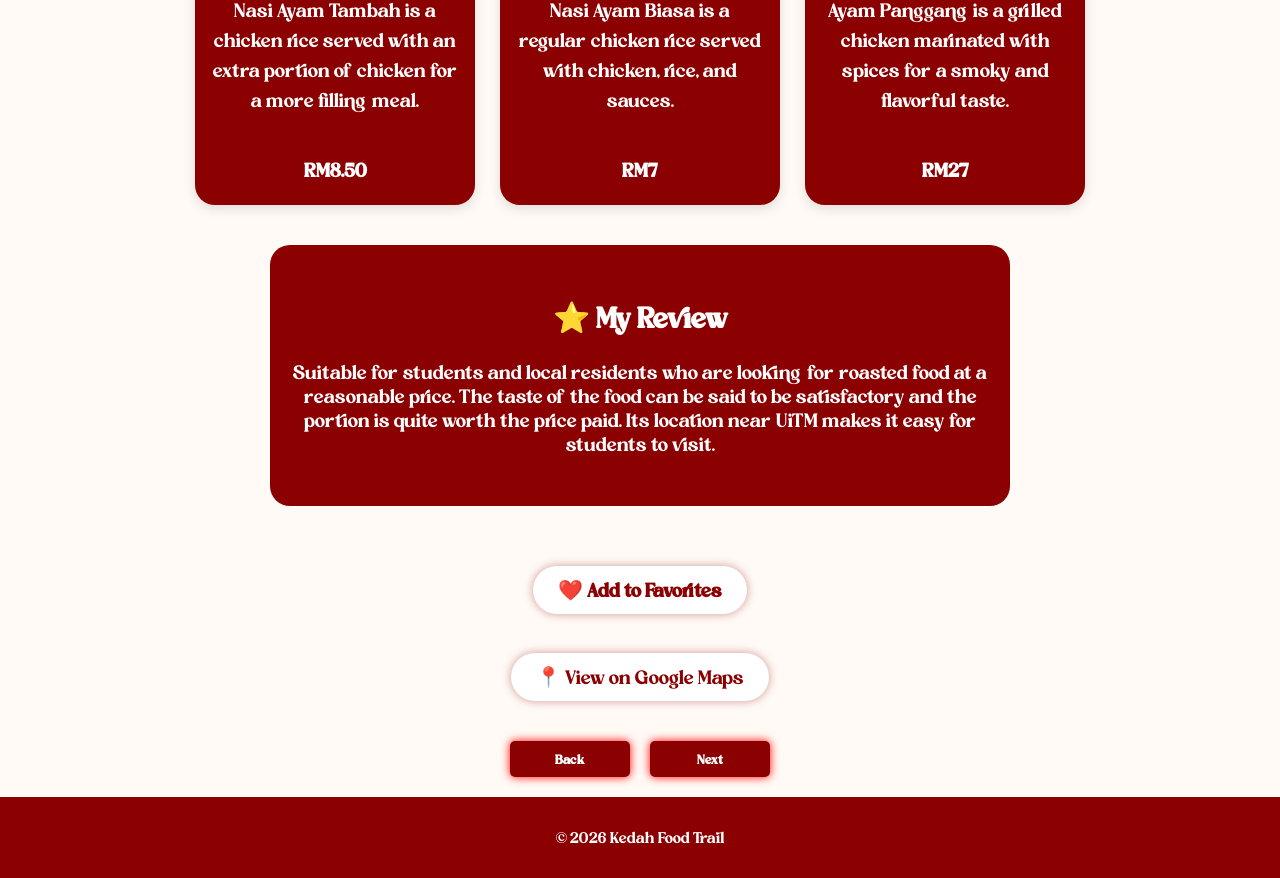
<file: merbok.html>
<!DOCTYPE html>
<html>
<head>
    <title>Kedah Food Trail</title>
    <link rel="stylesheet" href="style.css">
<style>
@font-face {
    font-family: rustic;
    src: url("font/rustic.ttf");
}

@font-face {
    font-family: alter;
    src: url("font/alter.ttf");
}
</style>

</head>
<body>
<div class="main-content">
<header>
    <h1>🍜 Kedah Food Trail</h1>

    <nav>
        <a href="index.html">Home</a>
        <a href="restaurants.html">Restaurants</a>
	<a href="favourites.html">Favourites</a>
        <a href="contact.html">Contact</a>
    </nav>
</header>


<div class="section">

<h2>Merbok Roasted</h2>

<img src="pic/merbok.jpg"
alt="Merbok Roasted"
class="main-restaurant-img">

<p class="desc">
Merbok Roasted is a local restaurant in Sungai Petani known for serving roasted-style dishes in a casual and comfortable dining environment. <br><br>

The restaurant is especially recognized for its roasted chicken, rice meals, and other local favorites, offering satisfying portions suitable for lunch and dinner with family and friends. <br><br>

With its simple atmosphere and focus on everyday comfort food, it has become a convenient choice for diners looking for tasty local meals at affordable prices.

</p>
</p>
</div>
<div class="info-box">

<h2>Restaurant Information</h2>

<p>📍 Location: Directly opposite UiTM Kedah campus entrance, Merbok.</p>

<p>🕒 Opening Hours: 4:30 AM - 2:00 AM (Closed Fridays)</p>

<p>💰 Price Range: RM1 – RM20 (per person)</p>

<p>⭐ Rating: 4.0/ 5</p>

</div>

<br><br>

<div class="section menu-box">

<h2>🍽 Signature Menu</h2>

<div class="grid">

<div class="card">

<img src="pic/frm3.jpg" alt="Nasi Ayam Tambah">

<h3>Nasi Ayam Tambah</h3>

<p>
Nasi Ayam Tambah is a chicken rice served with an extra portion of chicken for a more filling meal.</p>
<p><b>RM8.50</b></p>

</div>


<div class="card">

<img src="pic/fr1.jpg" alt="Nasi Ayam Biasa">

<h3>Nasi Ayam Biasa</h3>

<p>
Nasi Ayam Biasa is a regular chicken rice served with chicken, rice, and sauces.
<p><b>RM7</b></p>

</div>


<div class="card">

<img src="pic/fr2.jpg" alt="Ayam Panggang">

<h3>Ayam Panggang</h3>

<p>
Ayam Panggang is a grilled chicken marinated with spices for a smoky and flavorful taste.</p>
<p><b>RM27</b></p>

</div>

</div>

</div>



<div class="section-dark">

<h2>⭐ My Review</h2>

<p>Suitable for students and local residents who are looking for roasted food at a reasonable price.
The taste of the food can be said to be satisfactory and the portion is quite worth the price paid.
Its location near UiTM makes it easy for students to visit.</p> 
</div> 



<div class="section">

<button class="btn"
onclick="favorite(
'Merbok Roasted',
'pic/merbok.jpg',
'merbok.html'
)">
❤️ Add to Favorites
</button>
<br><br>

<a class="btn"
href="https://maps.app.goo.gl/ERD1ySChWE1AMmHD6"
target="_blank">

📍 View on Google Maps

</a>

</div>

<div class="button-container">	
<button onclick="location.href='sheikh.html'">Back</button>	
<button onclick="location.href='alor.html'">Next</button>
</div>

<footer>

<p>© 2026 Kedah Food Trail</p>

</footer>

<script>
function favorite(name, image, page){

let favorites =
JSON.parse(localStorage.getItem("favorites")) || [];


/* check kalau dah ada */
let exist = favorites.find(item => item.name===name);

if(!exist){

favorites.push({
name:name,
image:image,
page:page
});

localStorage.setItem(
"favorites",
JSON.stringify(favorites)
);

alert("Added to Favorites ❤️");

}
else{
alert("Already in Favorites");
}

}
</script>
</body>
</html>
</file>
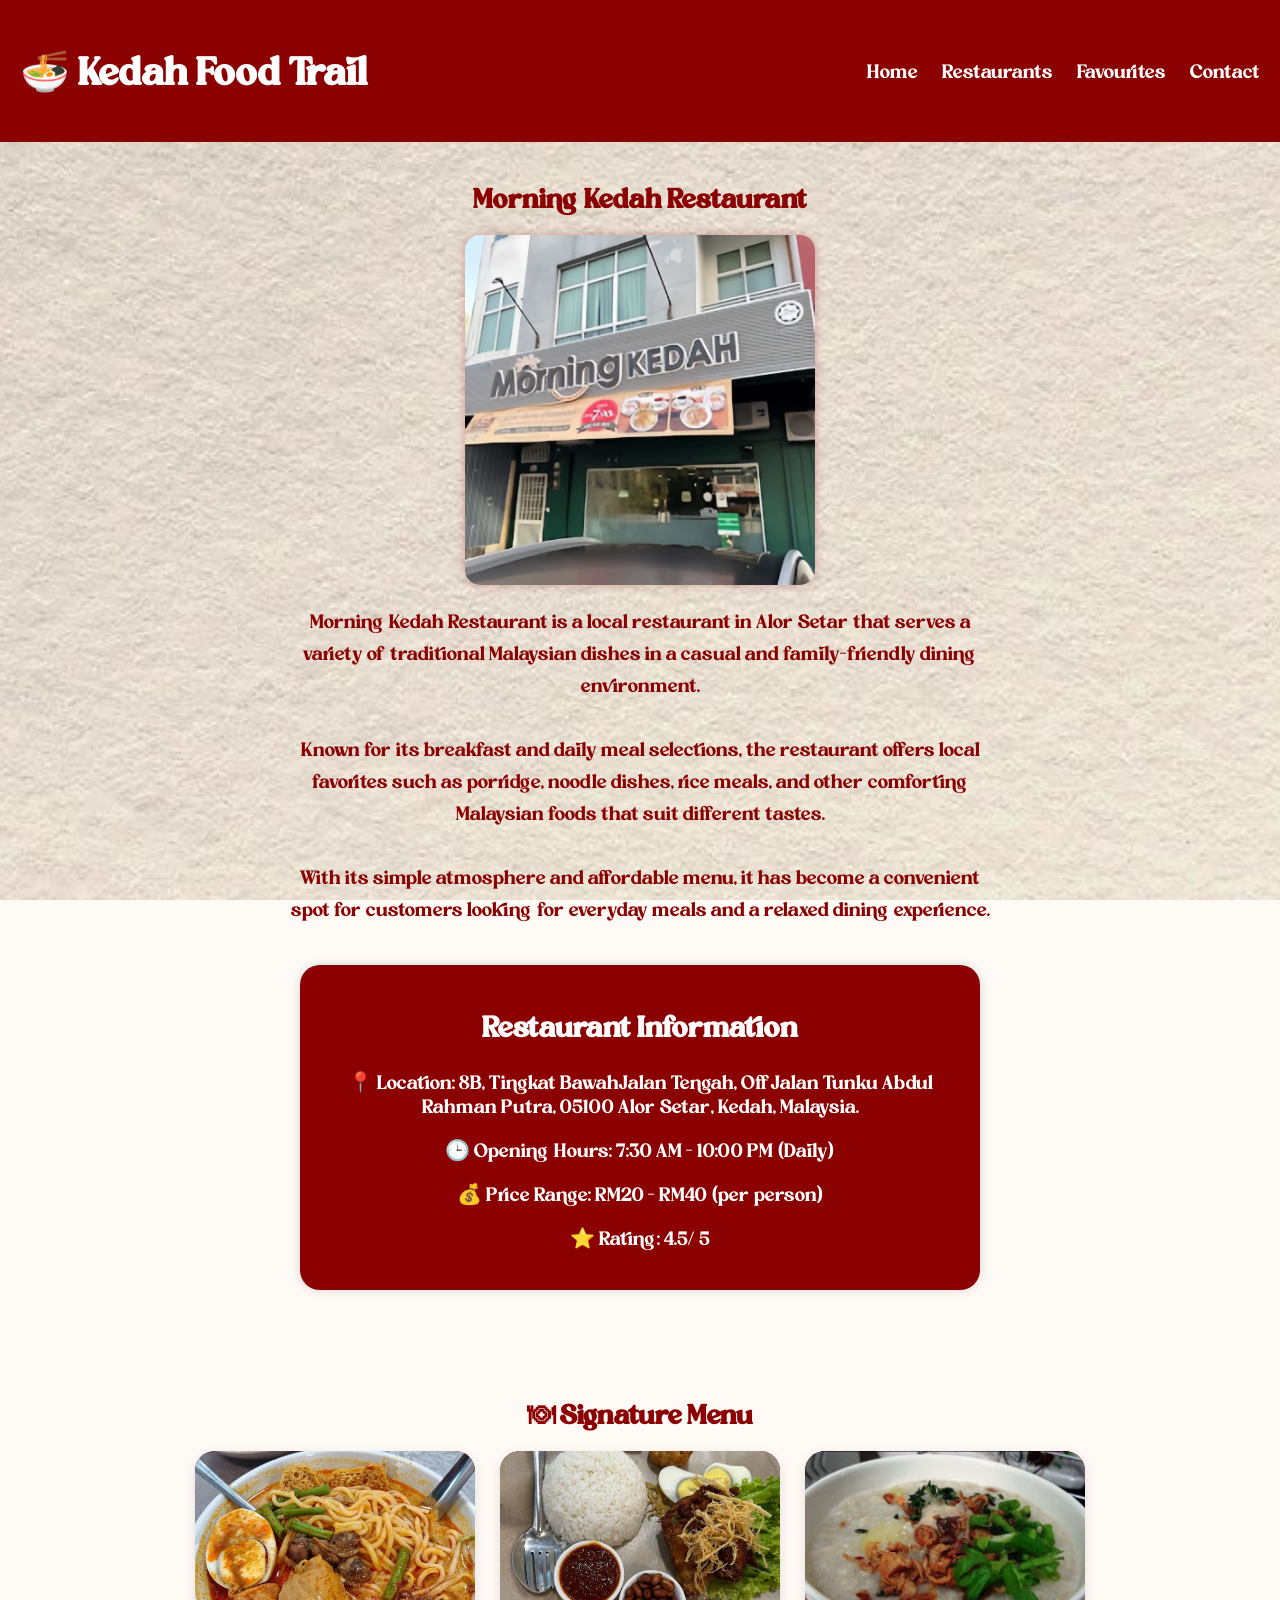
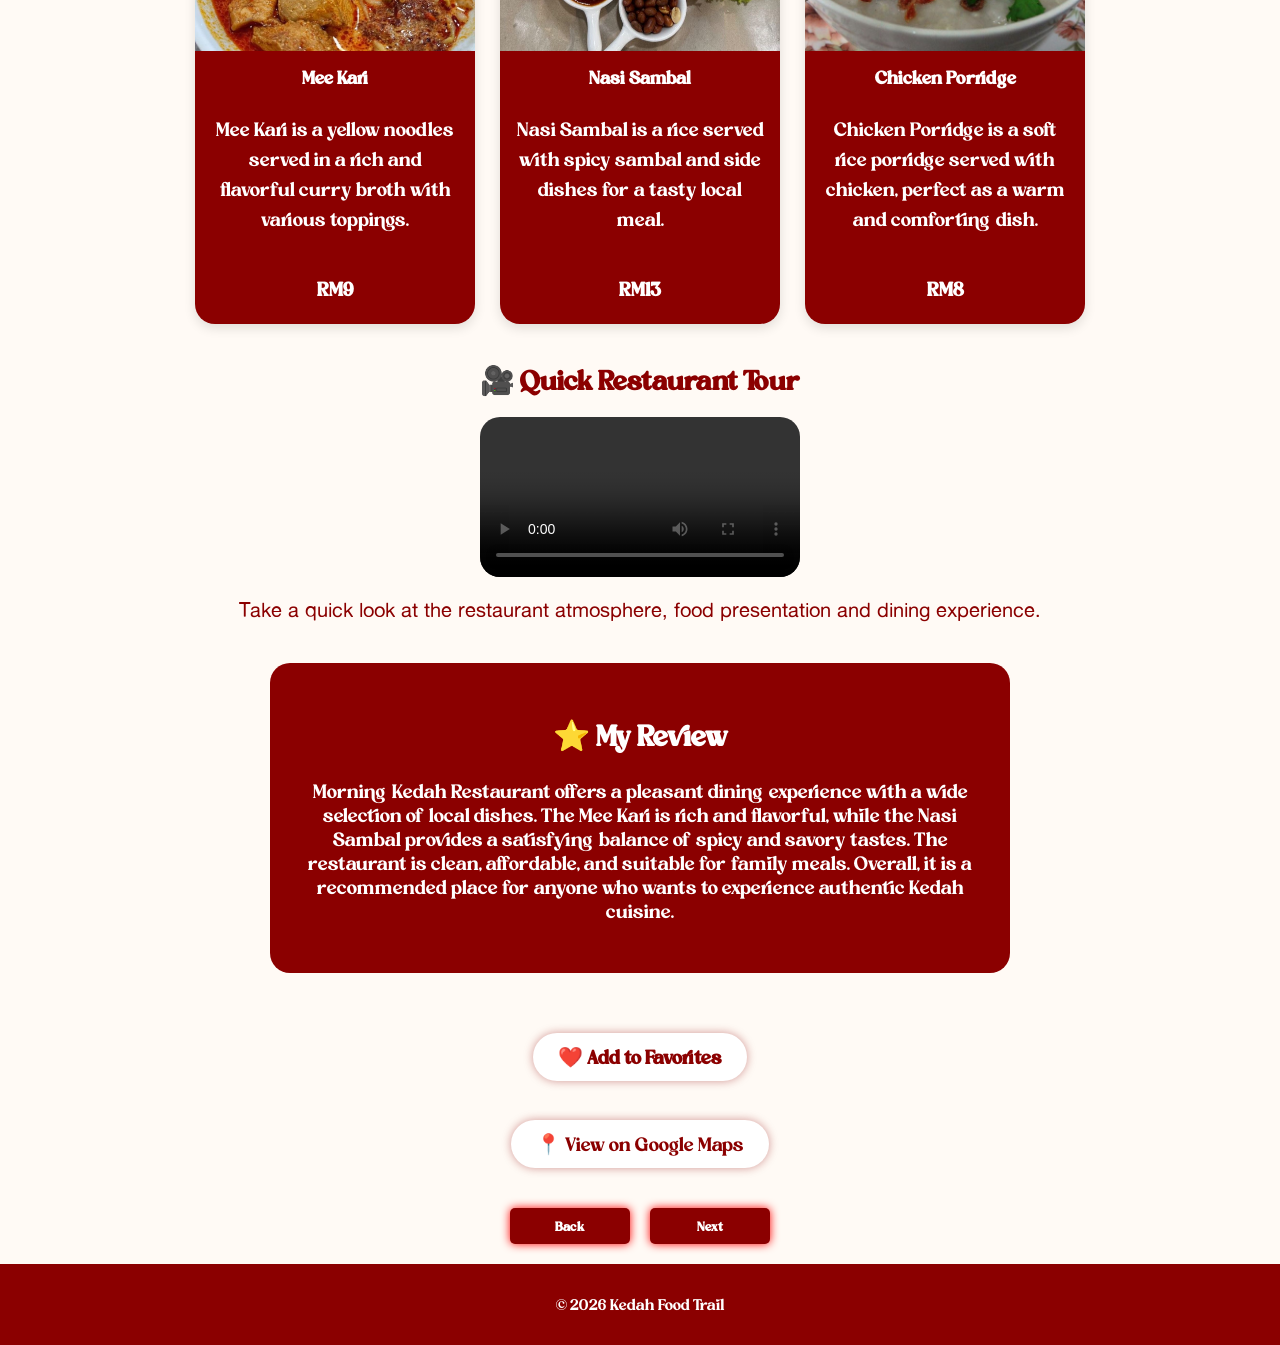
<file: morning.html>
<!DOCTYPE html>
<html>
<head>
    <title>Kedah Food Trail</title>
    <link rel="stylesheet" href="style.css">
<style>
@font-face {
    font-family: rustic;
    src: url("font/rustic.ttf");
}

@font-face {
    font-family: alter;
    src: url("font/alter.ttf");
}
</style>

</head>
<body>
<div class="main-content">
<header>
    <h1>🍜 Kedah Food Trail</h1>

    <nav>
        <a href="index.html">Home</a>
        <a href="restaurants.html">Restaurants</a>
	<a href="favourites.html">Favourites</a>
        <a href="contact.html">Contact</a>
    </nav>
</header>


<div class="section">

<h2>Morning Kedah Restaurant</h2>

<img src="pic/morning.jpg"
alt="Morning Kedah Retaurant Amanjaya"
class="main-restaurant-img">

<p class="desc">
Morning Kedah Restaurant is a local restaurant in Alor Setar that serves a variety of traditional Malaysian dishes in a casual and family-friendly dining environment.
<br><br>

Known for its breakfast and daily meal selections, the restaurant offers local favorites such as porridge, noodle dishes, rice meals, and other comforting Malaysian foods that suit different tastes.
<br><br>

With its simple atmosphere and affordable menu, it has become a convenient spot for customers looking for everyday meals and a relaxed dining experience.

</p>
</div>
<div class="info-box">

<h2>Restaurant Information</h2>

<p>📍 Location: 8B, Tingkat Bawah Jalan Tengah, Off Jalan Tunku Abdul Rahman Putra, 05100 Alor Setar, Kedah, Malaysia.</p>

<p>🕒 Opening Hours: 7:30 AM - 10:00 PM (Daily)</p>

<p>💰 Price Range: RM20 – RM40 (per person)</p>

<p>⭐ Rating: 4.5/ 5</p>

</div>

<br><br>

<div class="section menu-box">

<h2>🍽 Signature Menu</h2>

<div class="grid">

<div class="card">

<img src="pic/fm3.jpg" alt="Mee Kari">

<h3>Mee Kari</h3>

<p>
Mee Kari is a yellow noodles served in a rich and flavorful curry broth with various toppings.</p>
<p><b>RM9</b></p>

</div>


<div class="card">

<img src="pic/fm1.jpg" alt="Nasi Sambal">

<h3>Nasi Sambal</h3>

<p>
Nasi Sambal is a rice served with spicy sambal and side dishes for a tasty local meal.
</p>

<p><b>RM13</b></p>

</div>


<div class="card">

<img src="pic/fm2.jpg" alt="Chicken Porridge">

<h3>Chicken Porridge</h3>

<p>
Chicken Porridge is a soft rice porridge served with chicken, perfect as a warm and comforting dish.</p>
<p><b>RM8</b></p>

</div>

</div>

</div>

<div class="section">

<h2>🎥 Quick Restaurant Tour</h2>

<video class="restaurant-video" controls>

<source src="vid/morning.mp4"
type="video/mp4">

Your browser does not support video.

</video>

<p class="video-text">
Take a quick look at the restaurant atmosphere,
food presentation and dining experience.
</p>

</div>


<div class="section-dark">

<h2>⭐ My Review</h2>

<p>Morning Kedah Restaurant offers a pleasant dining experience with a wide selection of local dishes. The Mee Kari is rich and flavorful, while the Nasi Sambal provides a satisfying balance of spicy and savory tastes. The restaurant is clean, affordable, and suitable for family meals. Overall, it is a recommended place for anyone who wants to experience authentic Kedah cuisine.</p> 
</div> 



<div class="section">

<button class="btn"
onclick="favorite(
'Morning Kedah  Restaurant',
'pic/morning.jpg',
'morning.html'
)">
❤️ Add to Favorites
</button>
<br><br>

<a class="btn"
href="https://maps.app.goo.gl/hY6fvhMWzFwzG8Ae7"
target="_blank">

📍 View on Google Maps

</a>


</div>

<div class="button-container">	
<button onclick="location.href='rest1.html'">Back</button>	
<button onclick="location.href='sheikh.html'">Next</button>
</div>

<footer>

<p>© 2026 Kedah Food Trail</p>

</footer>

<script>
function favorite(name, image, page){

let favorites =
JSON.parse(localStorage.getItem("favorites")) || [];


/* check kalau dah ada */
let exist = favorites.find(item => item.name===name);

if(!exist){

favorites.push({
name:name,
image:image,
page:page
});

localStorage.setItem(
"favorites",
JSON.stringify(favorites)
);

alert("Added to Favorites ❤️");

}
else{
alert("Already in Favorites");
}

}
</script>
</body>
</html>
</file>
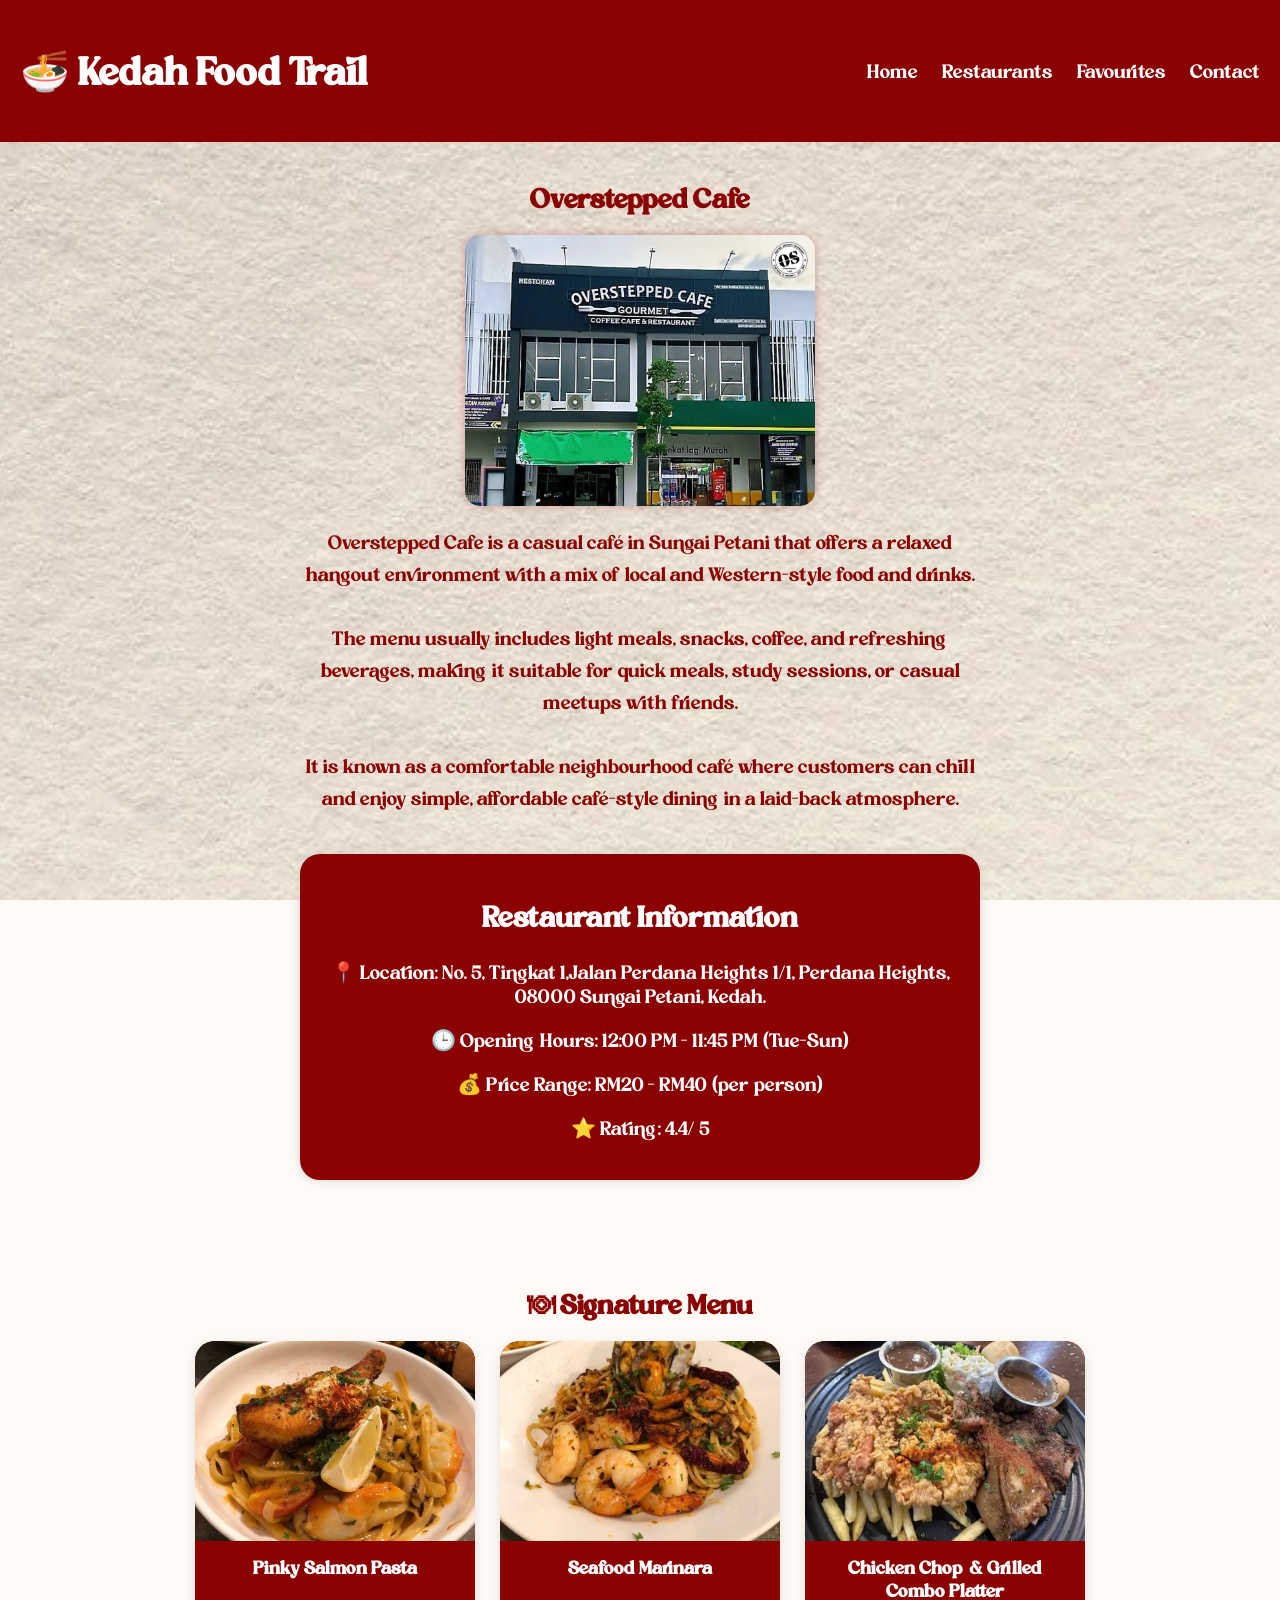
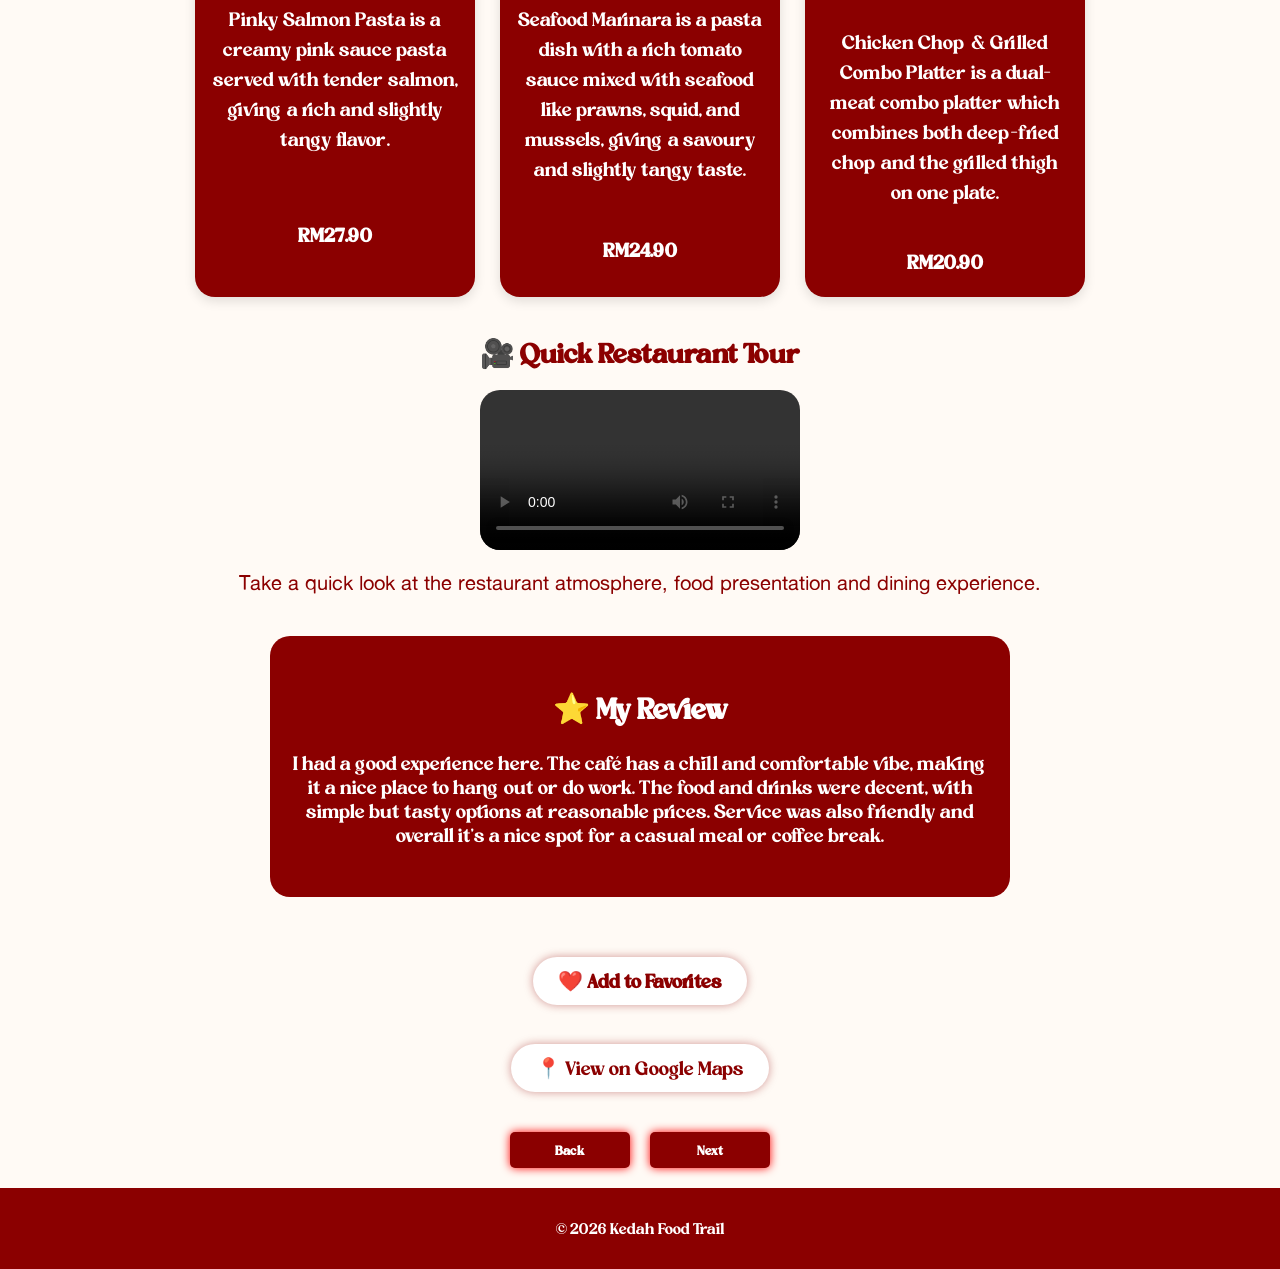
<file: overstepped.html>
<!DOCTYPE html>
<html>
<head>
    <title>Kedah Food Trail</title>
    <link rel="stylesheet" href="style.css">
<style>
@font-face {
    font-family: rustic;
    src: url("font/rustic.ttf");
}

@font-face {
    font-family: alter;
    src: url("font/alter.ttf");
}
</style>

</head>
<body>
<div class="main-content">
<header>
    <h1>🍜 Kedah Food Trail</h1>

    <nav>
        <a href="index.html">Home</a>
        <a href="restaurants.html">Restaurants</a>
	<a href="favourites.html">Favourites</a>
        <a href="contact.html">Contact</a>
    </nav>
</header>


<div class="section">

<h2>Overstepped Cafe</h2>

<img src="pic/os.jpg"
alt="Overstepped Cafe"
class="main-restaurant-img">

<p class="desc">
Overstepped Cafe is a casual café in Sungai Petani that offers a relaxed hangout environment with a mix of local and Western-style food and drinks.
<br><br>

The menu usually includes light meals, snacks, coffee, and refreshing beverages, making it suitable for quick meals, study sessions, or casual meetups with friends.
<br><br>

It is known as a comfortable neighbourhood café where customers can chill and enjoy simple, affordable café-style dining in a laid-back atmosphere.
</p>

</div>
<div class="info-box">

<h2>Restaurant Information</h2>

<p>📍 Location: No. 5, Tingkat 1, Jalan Perdana Heights 1/1, Perdana Heights, 08000 Sungai Petani, Kedah.</p>

<p>🕒 Opening Hours: 12:00 PM - 11:45 PM (Tue-Sun)</p>

<p>💰 Price Range: RM20 – RM40 (per person)</p>

<p>⭐ Rating: 4.4/ 5</p>

</div>

<br><br>

<div class="section menu-box">

<h2>🍽 Signature Menu</h2>

<div class="grid">

<div class="card">

<img src="pic/fo1.jpg" alt="Pinky Salmon Pasta">

<h3>Pinky Salmon Pasta</h3>

<p>
Pinky Salmon Pasta is a creamy pink sauce pasta served with tender salmon, giving a rich and slightly tangy flavor.</p>
<p><b>RM27.90</b></p>

</div>


<div class="card">

<img src="pic/fo2.jpg" alt="Seafood Marinara">

<h3>Seafood Marinara</h3>

<p>
Seafood Marinara is a pasta dish with a rich tomato sauce mixed with seafood like prawns, squid, and mussels, giving a savoury and slightly tangy taste.

</p>

<p><b>RM24.90</b></p>

</div>


<div class="card">

<img src="pic/fo3.jpg" alt="Chicken Chop & Grilled Combo Platter">

<h3>Chicken Chop & Grilled Combo Platter</h3>

<p>
Chicken Chop & Grilled Combo Platter is a dual-meat combo platter which combines both deep-fried chop and the grilled thigh on one plate.</p>
<p><b>RM20.90</b></p>

</div>

</div>

</div>

<div class="section">

<h2>🎥 Quick Restaurant Tour</h2>

<video class="restaurant-video" controls>

<source src="vid/os.mp4"
type="video/mp4">

Your browser does not support video.

</video>

<p class="video-text">
Take a quick look at the restaurant atmosphere,
food presentation and dining experience.
</p>

</div>


<div class="section-dark">

<h2>⭐ My Review</h2>

<p>I had a good experience here. The café has a chill and comfortable vibe, making it a nice place to hang out or do work. The food and drinks were decent, with simple but tasty options at reasonable prices. Service was also friendly and overall it’s a nice spot for a casual meal or coffee break.</p> 
</div> 


<div class="section">

<button class="btn"
onclick="favorite(
'Overstepped Cafe',
'pic/os.jpg',
'overstepped.html'
)">
❤️ Add to Favorites
</button>

<br><br>

<a class="btn"
href="https://maps.app.goo.gl/dWGndsEd5a6H3ZX58"
target="_blank">

📍 View on Google Maps

</a>


</div>

<div class="button-container">	
<button onclick="location.href='tersorok.html'">Back</button>	
<button onclick="location.href='rest1.html'">Next</button>
</div>


<footer>

<p>© 2026 Kedah Food Trail</p>

</footer>

<script>
function favorite(name, image, page){

let favorites =
JSON.parse(localStorage.getItem("favorites")) || [];


/* check kalau dah ada */
let exist = favorites.find(item => item.name===name);

if(!exist){

favorites.push({
name:name,
image:image,
page:page
});

localStorage.setItem(
"favorites",
JSON.stringify(favorites)
);

alert("Added to Favorites ❤️");

}
else{
alert("Already in Favorites");
}

}
</script>
</body>
</html>
</file>
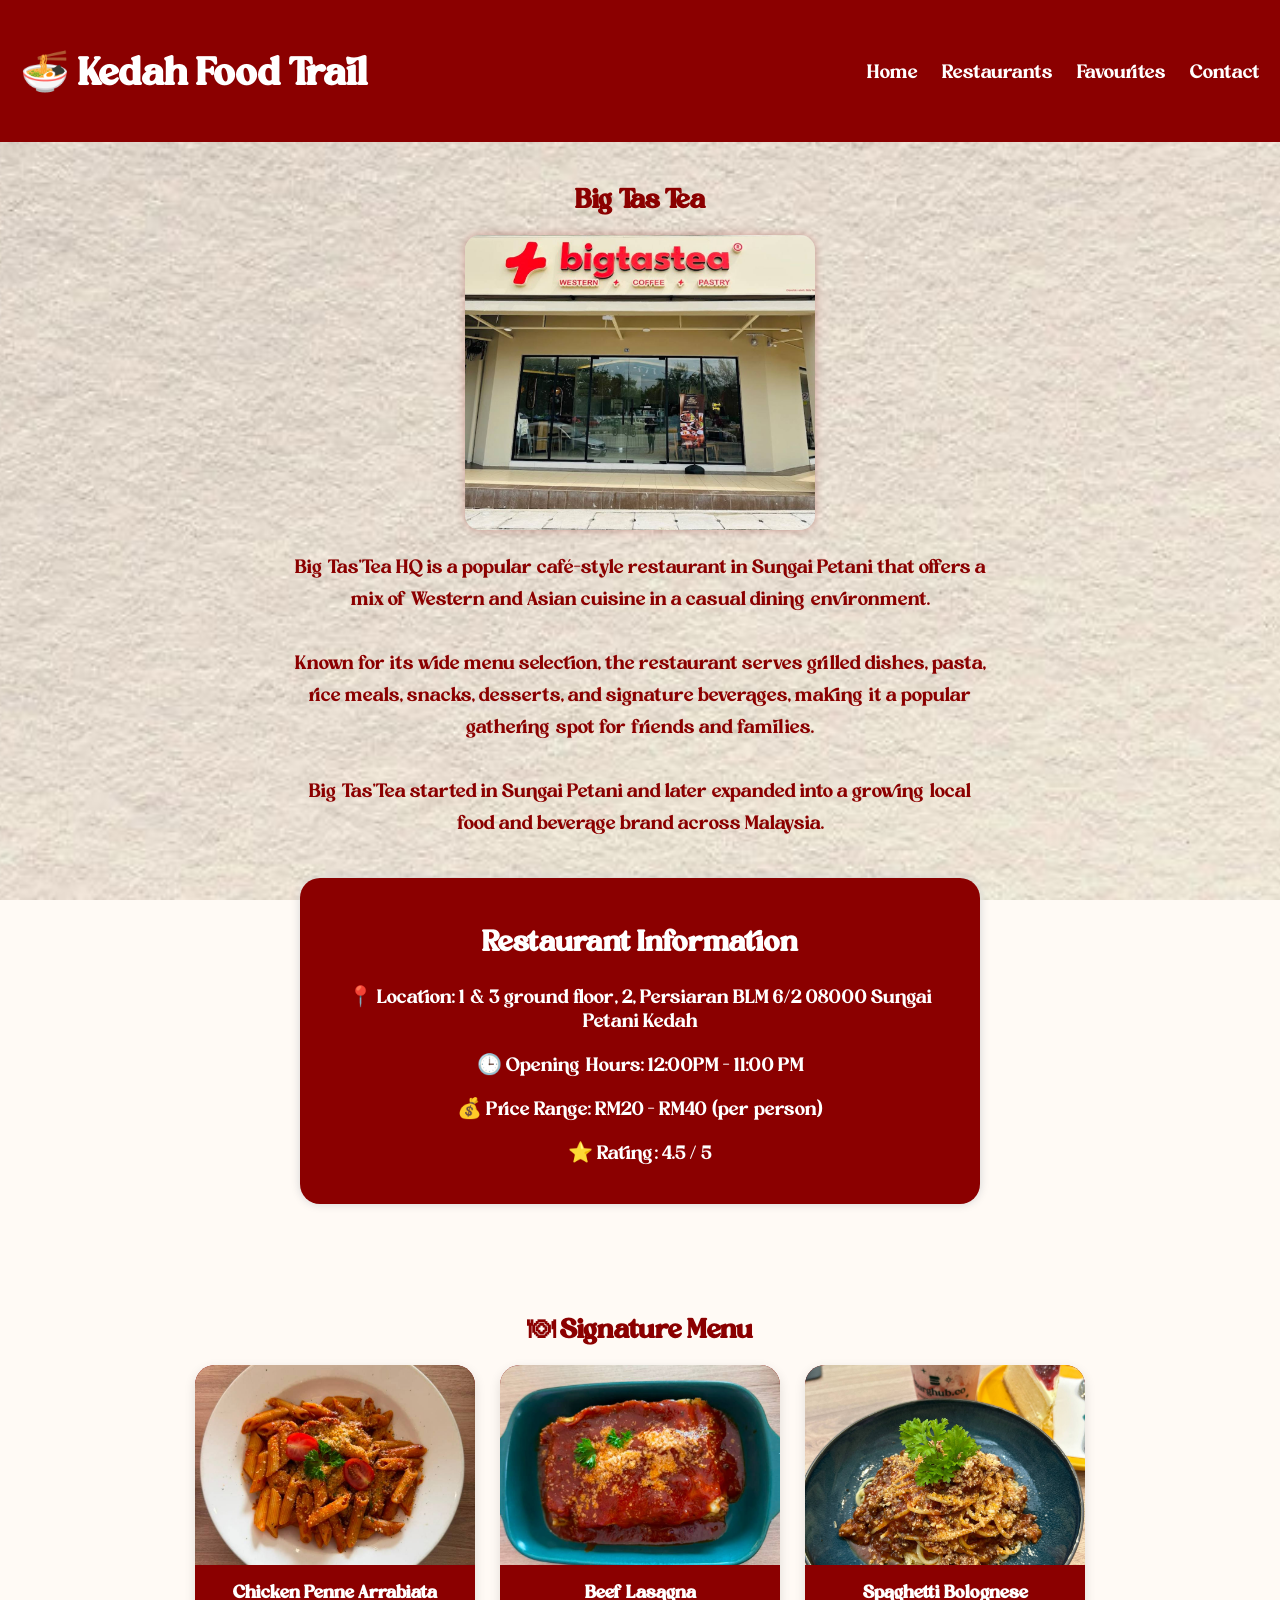
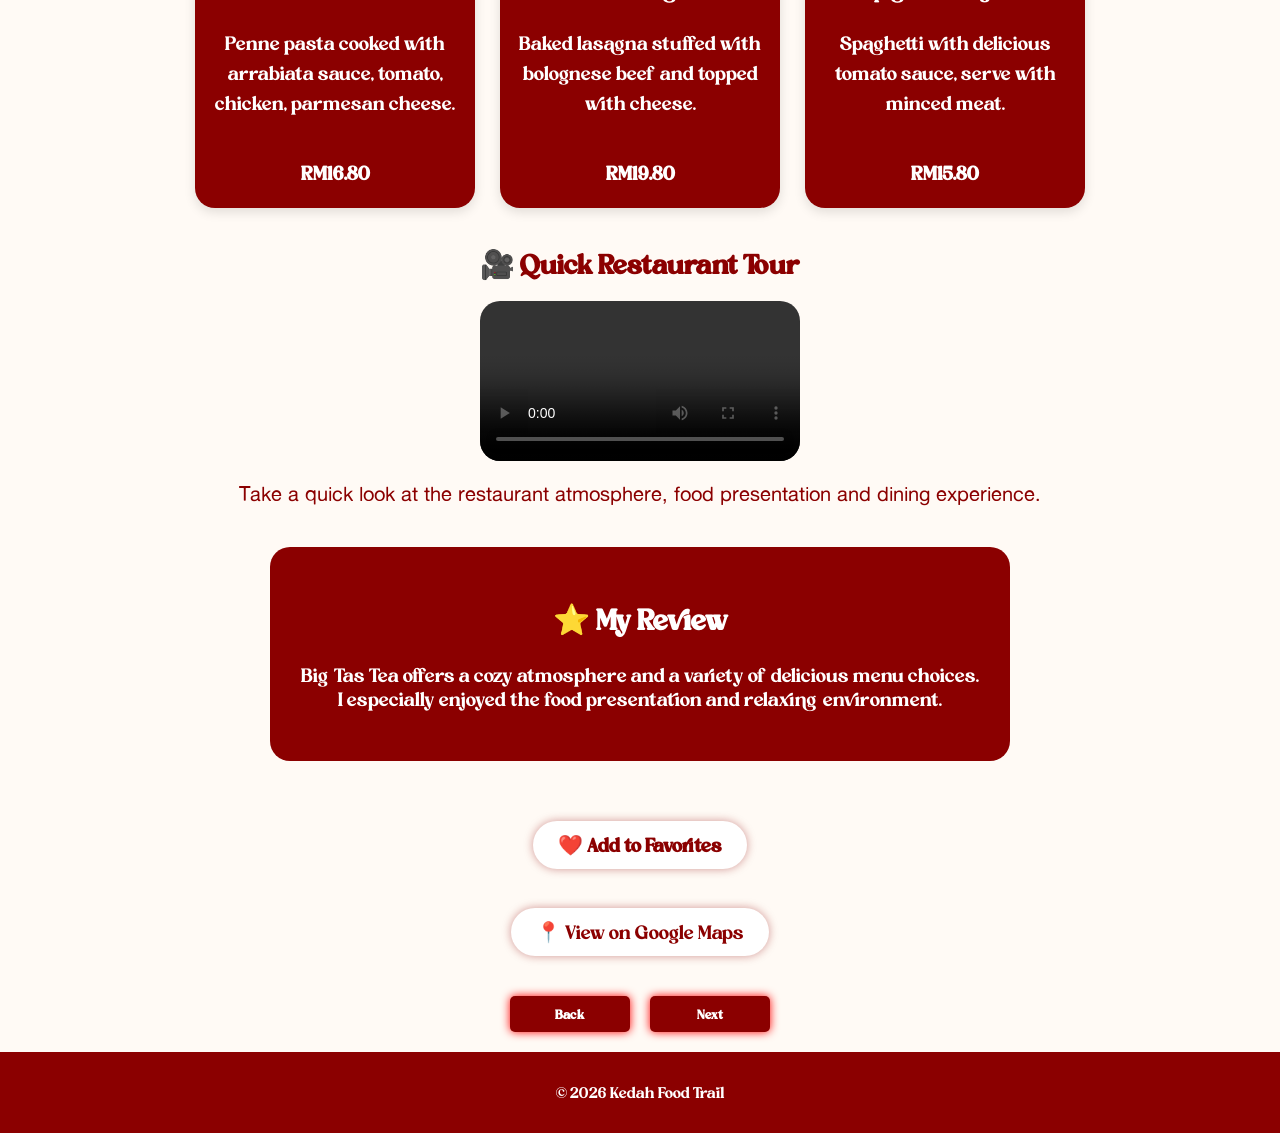
<file: rest1.html>
<!DOCTYPE html>
<html>
<head>
    <title>Kedah Food Trail</title>
    <link rel="stylesheet" href="style.css">
<style>
@font-face {
    font-family: rustic;
    src: url("font/rustic.ttf");
}

@font-face {
    font-family: alter;
    src: url("font/alter.ttf");
}
</style>

</head>
<body>
<div class="main-content">
<header>
    <h1>🍜 Kedah Food Trail</h1>

    <nav>
        <a href="index.html">Home</a>
        <a href="restaurants.html">Restaurants</a>
	<a href="favourites.html">Favourites</a>
        <a href="contact.html">Contact</a>
    </nav>
</header>


<div class="section">

<h2>Big Tas Tea</h2>

<img src="pic/big.jpg"
alt="Big Tas Tea"
class="main-restaurant-img">

<p class="desc">
    Big Tas'Tea HQ is a popular café-style restaurant in Sungai Petani that offers a mix of Western and Asian cuisine in a casual dining environment.
    <br><br>

    Known for its wide menu selection, the restaurant serves grilled dishes, pasta, rice meals, snacks, desserts, and signature beverages, making it a popular gathering spot for friends and families.
    <br><br>

    Big Tas’Tea started in Sungai Petani and later expanded into a growing local food and beverage brand across Malaysia.
  </p>

</div>
<div class="info-box">

<h2>Restaurant Information</h2>

<p>📍 Location: 1 & 3 ground floor, 2, Persiaran BLM 6/2 08000 Sungai Petani Kedah </p>

<p>🕒 Opening Hours: 12:00PM – 11:00 PM</p>

<p>💰 Price Range: RM20 – RM40 (per person)</p>

<p>⭐ Rating: 4.5 / 5</p>

</div>

<br><br>

<div class="section menu-box">

<h2>🍽 Signature Menu</h2>

<div class="grid">

<div class="card">

<img src="pic/food1.jpg" alt="Nasi Lemak Ayam">

<h3>Chicken Penne Arrabiata</h3>

<p>
Penne pasta cooked with arrabiata sauce, tomato, chicken, parmesan cheese.
</p>

<p><b>RM16.80</b></p>

</div>


<div class="card">

<img src="pic/food2.jpg" alt="Beef Rendang">

<h3>Beef Lasagna</h3>

<p>
Baked lasagna stuffed with bolognese beef and topped with cheese.
</p>

<p><b>RM19.80</b></p>

</div>


<div class="card">

<img src="pic/food3.jpg" alt="Teh Ais">

<h3>Spaghetti Bolognese</h3>

<p>
Spaghetti with delicious tomato sauce, serve with minced meat.
</p>

<p><b>RM15.80</b></p>

</div>

</div>

</div>

<div class="section">

<h2>🎥 Quick Restaurant Tour</h2>

<video class="restaurant-video" controls>

<source src="vid/big.mp4"
type="video/mp4">

Your browser does not support video.

</video>

<p class="video-text">
Take a quick look at the restaurant atmosphere,
food presentation and dining experience.
</p>

</div>


<div class="section-dark">

<h2>⭐ My Review</h2>

<p> Big Tas Tea offers a cozy atmosphere and a variety of delicious menu choices.<br>I especially enjoyed the food presentation and relaxing environment. </p> 
</div> 



<div class="section">

<button class="btn"
onclick="favorite(
'Big Tas Tea',
'pic/big2.jpg',
'rest1.html'
)">
❤️ Add to Favorites
</button>
<br><br>

<a class="btn"
href="https://maps.app.goo.gl/PLRxZ76bK1ZUb2sB9?g_st=ic"
target="_blank">

📍 View on Google Maps

</a>

</div>


<div class="button-container">	
<button onclick="location.href='overstepped.html'">Back</button>	
<button onclick="location.href='morning.html'">Next</button>
</div>


<footer>

<p>© 2026 Kedah Food Trail</p>

</footer>

<script>
function favorite(name, image, page){

let favorites =
JSON.parse(localStorage.getItem("favorites")) || [];


/* check kalau dah ada */
let exist = favorites.find(item => item.name===name);

if(!exist){

favorites.push({
name:name,
image:image,
page:page
});

localStorage.setItem(
"favorites",
JSON.stringify(favorites)
);

alert("Added to Favorites ❤️");

}
else{
alert("Already in Favorites");
}

}
</script>
</body>
</html>
</file>
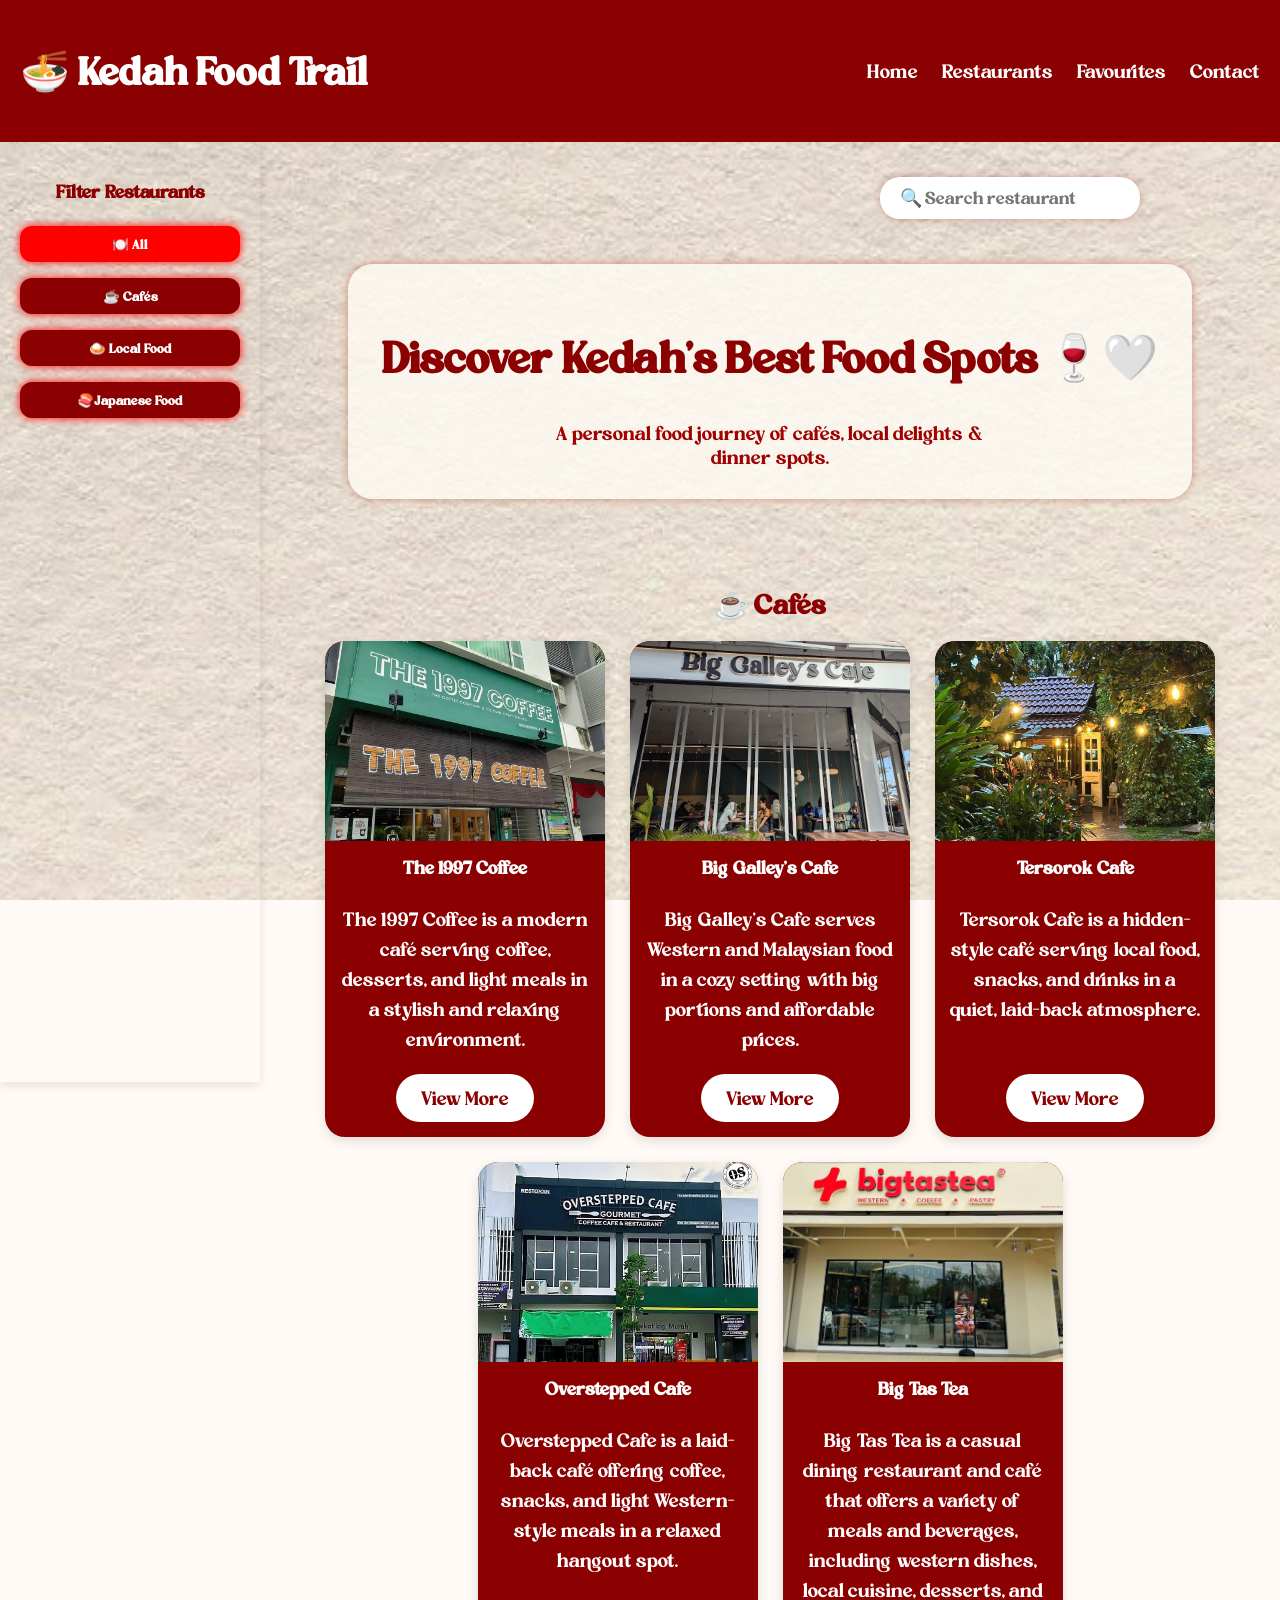
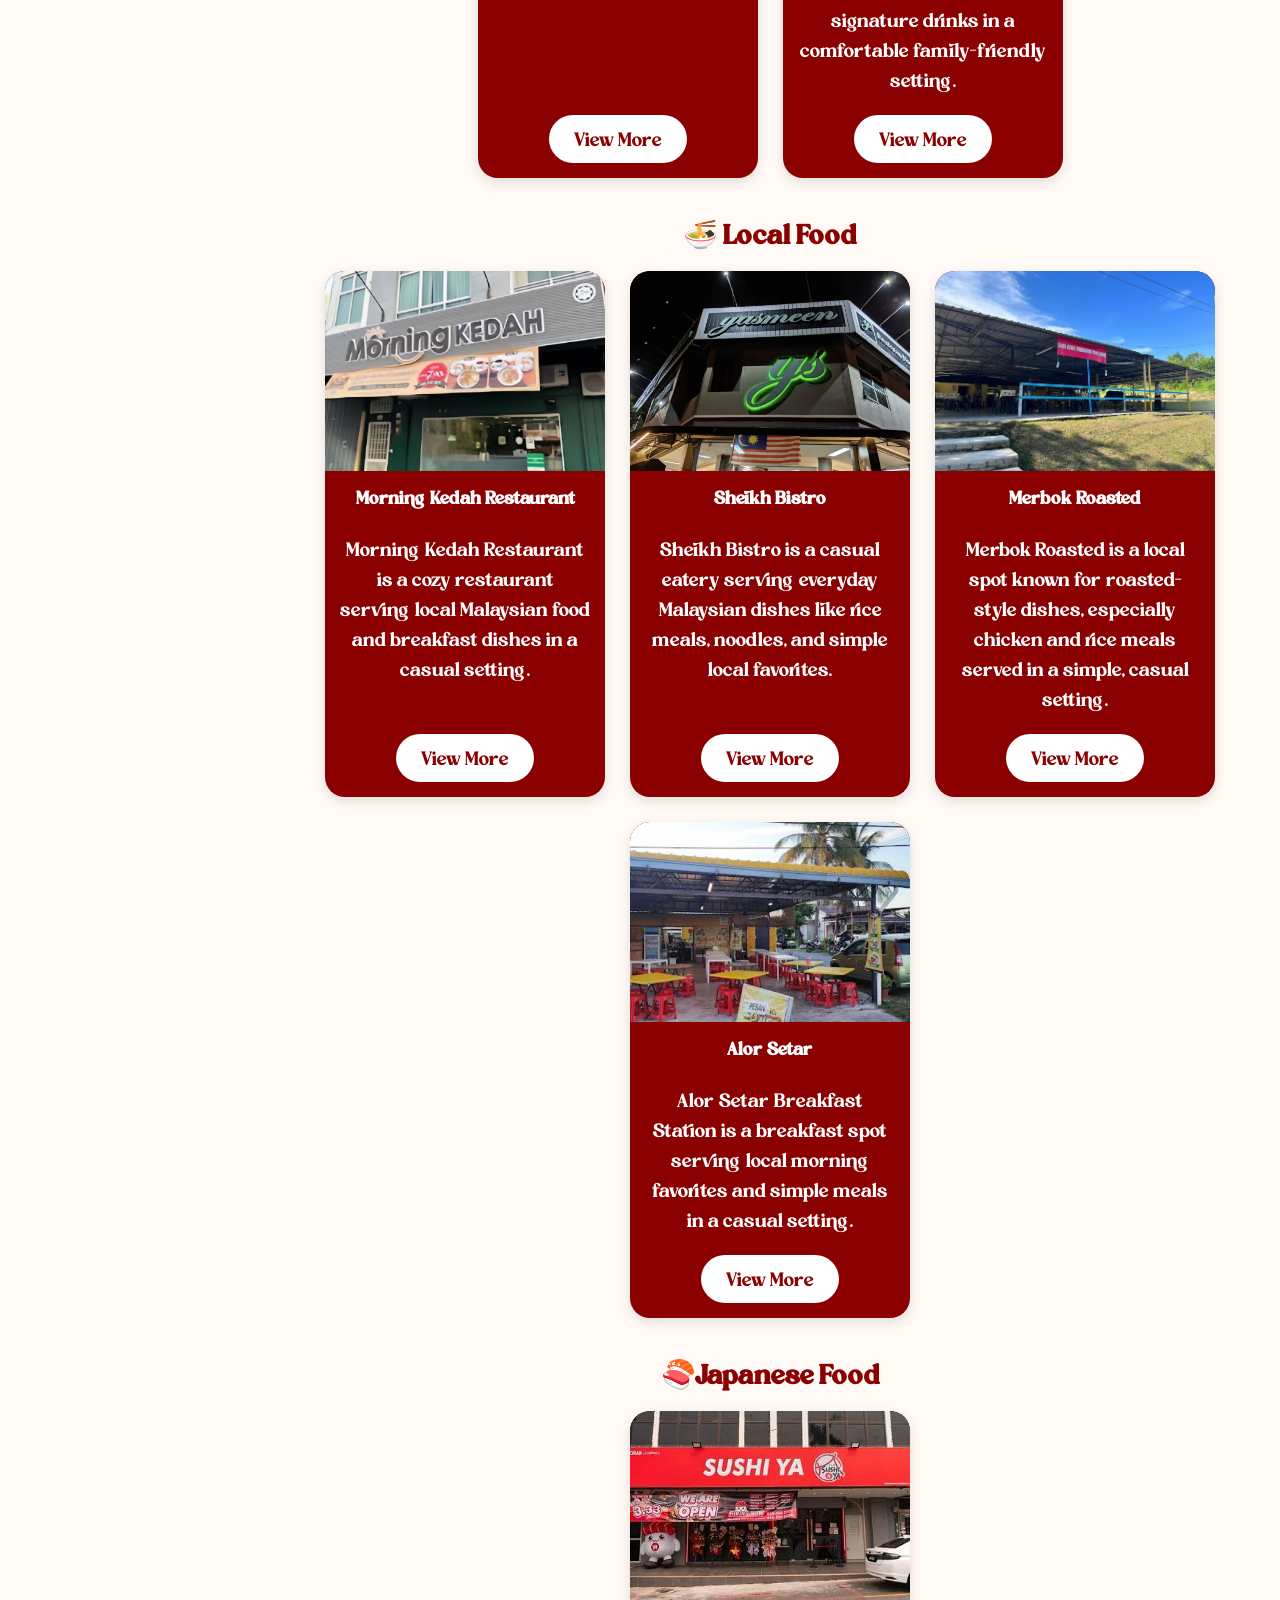
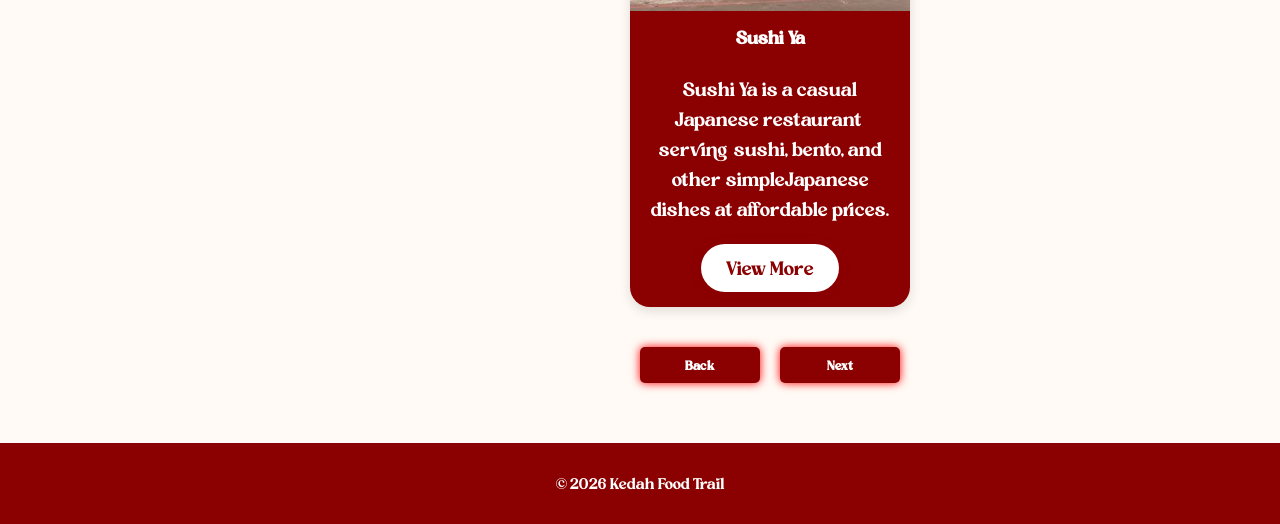
<file: restaurants.html>
<!DOCTYPE html>
<html>
<head>
    <title>Kedah Food Trail</title>
    <link rel="stylesheet" href="style.css">
<style>
@font-face {
    font-family: rustic;
    src: url("font/rustic.ttf");
}

@font-face {
    font-family: alter;
    src: url("font/alter.ttf");
}
</style>

</head>
<body>
<div class="main-content">
<header>
    <h1>🍜 Kedah Food Trail</h1>

    <nav>
        <a href="index.html">Home</a>
        <a href="restaurants.html">Restaurants</a>
	<a href="favourites.html">Favourites</a>
        <a href="contact.html">Contact</a>
    </nav>
</header>

<div class="page-layout">

    <!-- SIDEBAR -->
   <div class="sidebar">
    <h3>Filter Restaurants</h3>

    <button class="filter-btn active" onclick="filterRestaurants('all')">
        🍽️ All
    </button>

    <button class="filter-btn" onclick="filterRestaurants('cafe')">
        ☕ Cafés 
    </button>

    <button class="filter-btn" onclick="filterRestaurants('local')">
        🍛 Local Food
    </button>

    <button class="filter-btn" onclick="filterRestaurants('japanese')">
        🍣 Japanese Food
    </button>
</div>

    <!-- MAIN CONTENT -->
    <div class="content-area">

        <div class="top-search">
            <input type="text" id="searchInput" placeholder="🔍 Search restaurant">
        </div>


<!-- HERO -->
<div class="hero">
    <h2>Discover Kedah’s Best Food Spots 🍷🤍</h2>
    <p>A personal food journey of cafés, local delights & dinner spots.</p>
</div>
<br>

<!-- ⭐ TOP 3 -->
<div id="top3" class="section">
    <h2>☕ Cafés</h2>

    <div class="grid">

        <div class="card cafe">
            <img src="pic/1997.jpg">
            <h3>The 1997 Coffee</h3>
            <p>The 1997 Coffee is a modern café serving coffee, desserts, and light meals in a stylish and relaxing environment.</p>
            <a class="btn" href="1997.html">View More</a>
        </div>

        <div class="card cafe">
            <img src="pic/gall.jpg">
            <h3>Big Galley's Cafe</h3>
            <p>Big Galley’s Cafe serves Western and Malaysian food in a cozy setting with big portions and affordable prices.</p>
            <a class="btn" href="galley.html">View More</a>
        </div>

        <div class="card cafe">
            <img src="pic/tersorok.jpg">
            <h3>Tersorok Cafe</h3>
            <p>Tersorok Cafe is a hidden-style café serving local food, snacks, and drinks in a quiet, laid-back atmosphere.</p>
            <a class="btn" href="tersorok.html">View More</a>
        </div>

	<div class="card cafe">
            <img src="pic/os.jpg">
            <h3>Overstepped Cafe</h3>
            <p>Overstepped Cafe is a laid-back café offering coffee, snacks, and light Western-style meals in a relaxed hangout spot.</p>
            <a class="btn" href="overstepped.html">View More</a>
        </div>

	<div class="card cafe">
            <img src="pic/big2.jpg">
            <h3>Big Tas Tea</h3>
            <p>Big Tas Tea is a casual dining restaurant and café that offers a variety of meals and beverages, including western dishes, local cuisine, desserts, and signature drinks in a comfortable family-friendly setting.</p>
            <a class="btn" href="rest1.html">View More</a>
        </div>
    </div>
</div>

<!-- 🍜 LOCAL FOOD (4-7) -->
<div id="local" class="section">
    <h2>🍜 Local Food</h2>

    <div class="grid">

        <div class="card local">
            <img src="pic/morning.jpg">
            <h3>Morning Kedah Restaurant</h3>
            <p>Morning Kedah Restaurant is a cozy restaurant serving local Malaysian food and breakfast dishes in a casual setting.</p>
            <a class="btn" href="morning.html">View More</a>
        </div>

        <div class="card local">
            <img src="pic/sheikh.jpg">
            <h3>Sheikh Bistro</h3>
            <p>Sheikh Bistro is a casual eatery serving everyday Malaysian dishes like rice meals, noodles, and simple local favorites.</p>
            <a class="btn" href="sheikh.html">View More</a>
        </div>

        <div class="card local">
            <img src="pic/merbok.jpg">
            <h3>Merbok Roasted</h3>
            <p>Merbok Roasted is a local spot known for roasted-style dishes, especially chicken and rice meals served in a simple, casual setting.</p>
            <a class="btn" href="merbok.html">View More</a>
        </div>

        <div class="card local">
            <img src="pic/alor.jpg">
            <h3>Alor Setar </h3>
            <p>Alor Setar Breakfast Station is a breakfast spot serving local morning favorites and simple meals in a casual setting.</p>
            <a class="btn" href="alor.html">View More</a>
        </div>

    </div>
</div>

<!-- ☕ CAFÉ (8-9) -->
<div id="cafe" class="section">
    <h2>🍣 Japanese Food</h2>

    <div class="grid">

        <div class="card japanese">
            <img src="pic/sushi.jpg">
            <h3>Sushi Ya</h3>
            <p>Sushi Ya is a casual Japanese restaurant serving sushi, bento, and other simple Japanese dishes at affordable prices.</p>
            <a class="btn" href="sushi.html">View More</a>
        </div>

    </div>
</div>


<div class="button-container">	
<button onclick="location.href='index.html'">Back</button>	
<button onclick="location.href='1997.html'">Next</button>
</div>
</div>
</div>
<footer>
    <p>© 2026 Kedah Food Trail</p>
</footer>

<script>
function filterRestaurants(category) {
    let cards = document.querySelectorAll('.card');
    let buttons = document.querySelectorAll('.filter-btn');

    // remove active class semua button
    buttons.forEach(btn => btn.classList.remove('active'));

    // add active pada button yang klik
    event.target.classList.add('active');

    cards.forEach(card => {

        if (category === 'all') {
            card.style.display = "block";
        } else {
            if (card.classList.contains(category)) {
                card.style.display = "block";
            } else {
                card.style.display = "none";
            }
        }

    });
}
</script>

<script>
document.getElementById("searchInput").addEventListener("keyup", function () {
    let input = this.value.toLowerCase();
    let cards = document.querySelectorAll(".card");

    cards.forEach(card => {
        let name = card.querySelector("h3").innerText.toLowerCase();

        if (name.includes(input)) {
            card.style.display = "block";
        } else {
            card.style.display = "none";
        }
    });
});
</script>

</body>
</html>
</file>
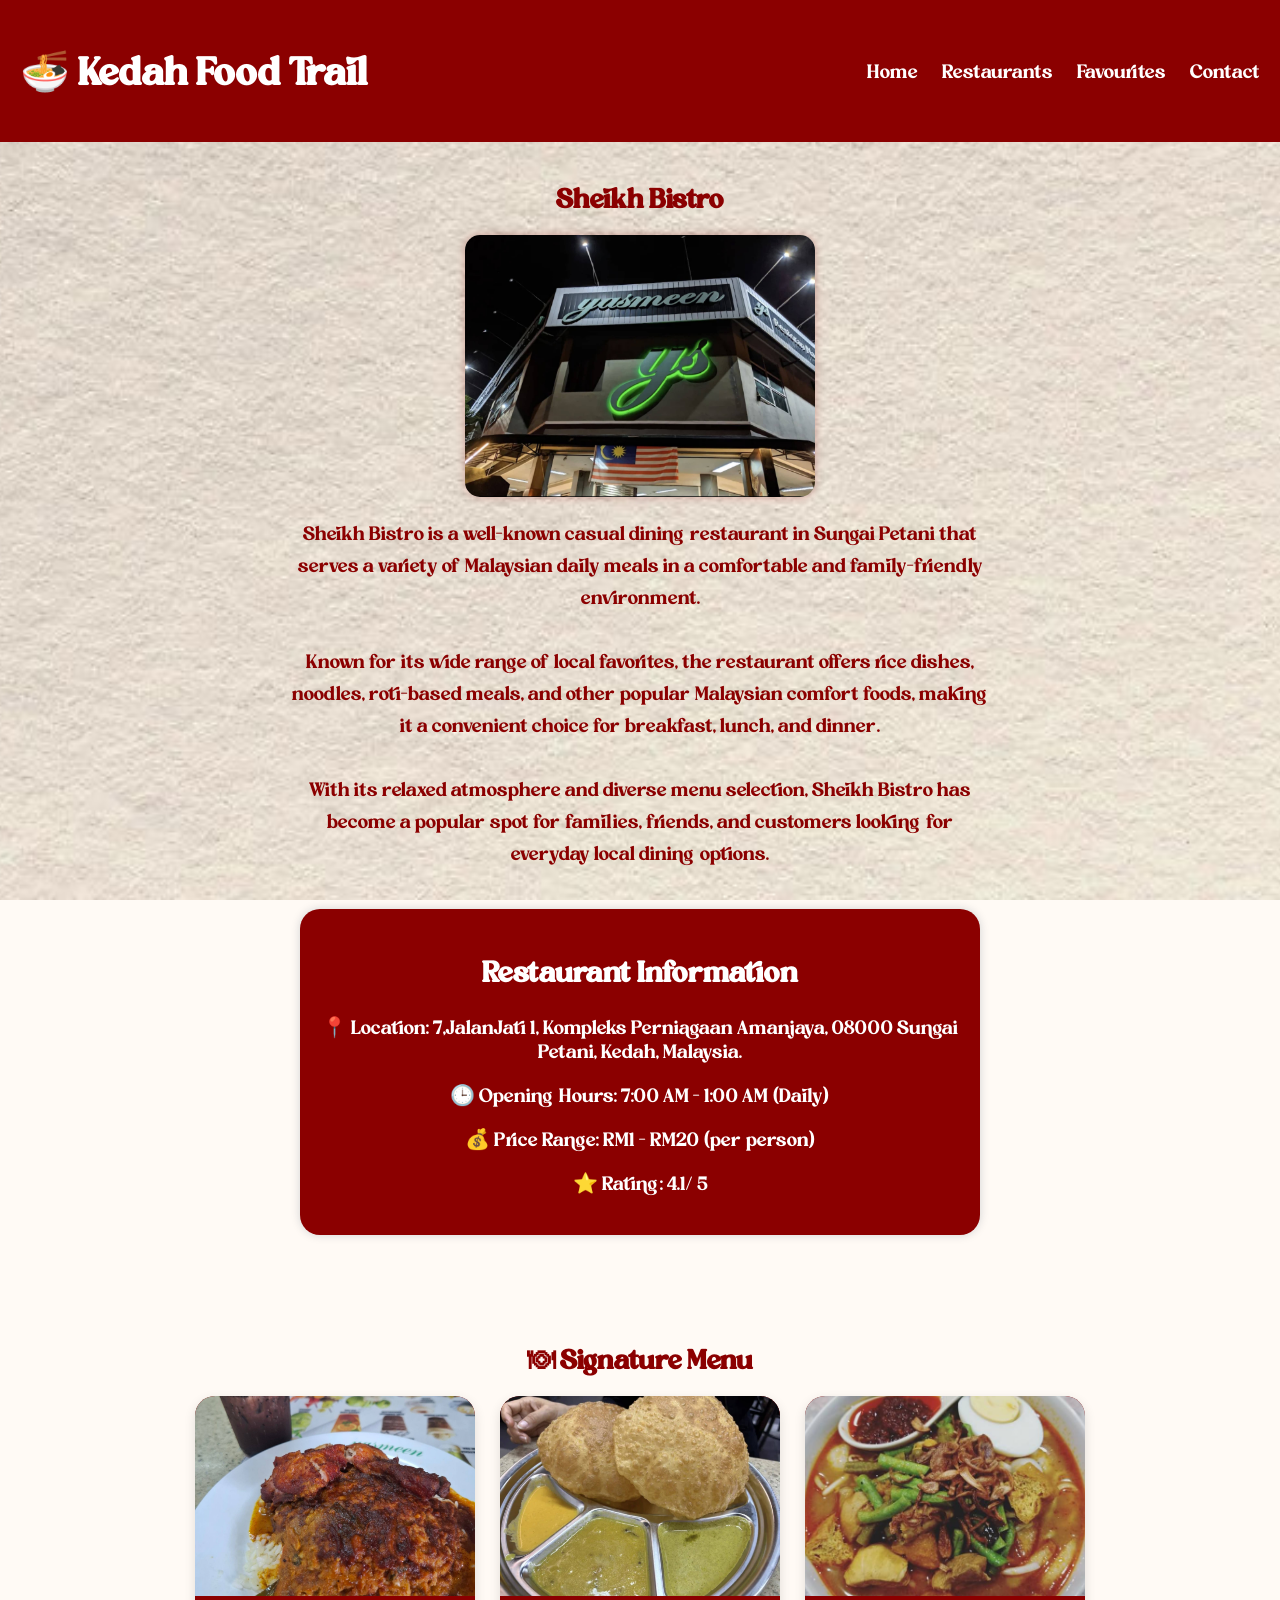
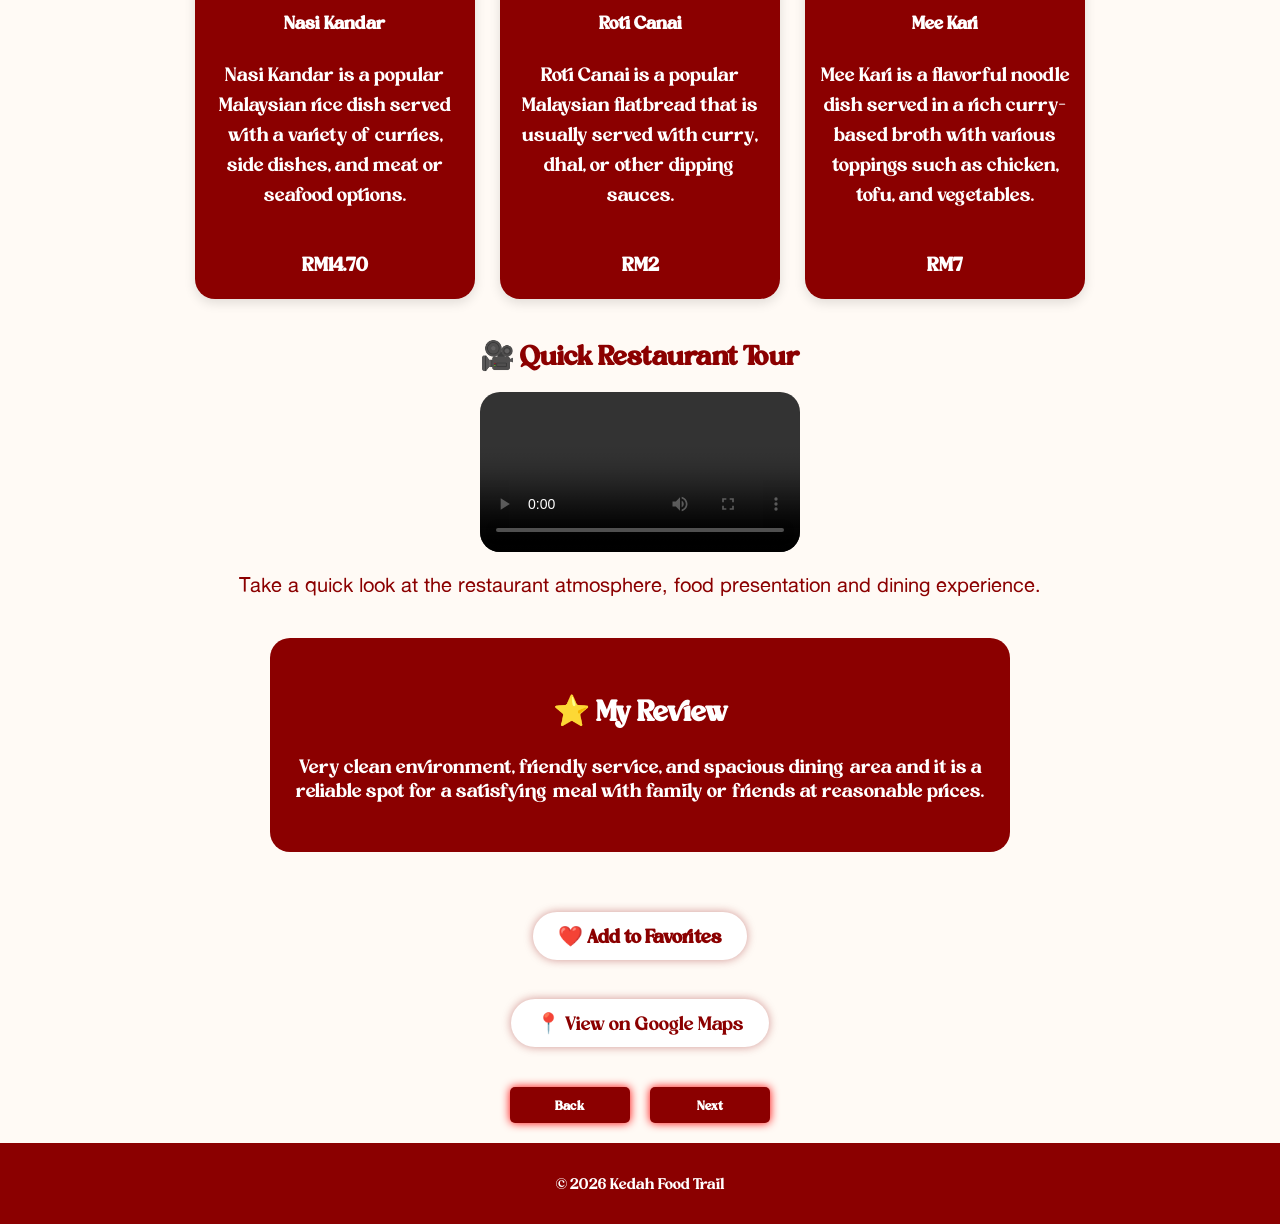
<file: sheikh.html>
<!DOCTYPE html>
<html>
<head>
    <title>Kedah Food Trail</title>
    <link rel="stylesheet" href="style.css">
<style>
@font-face {
    font-family: rustic;
    src: url("font/rustic.ttf");
}

@font-face {
    font-family: alter;
    src: url("font/alter.ttf");
}
</style>

</head>
<body>
<div class="main-content">
<header>
    <h1>🍜 Kedah Food Trail</h1>

    <nav>
        <a href="index.html">Home</a>
        <a href="restaurants.html">Restaurants</a>
	<a href="favourites.html">Favourites</a>
        <a href="contact.html">Contact</a>
    </nav>
</header>


<div class="section">

<h2>Sheikh Bistro</h2>

<img src="pic/sheikh.jpg"
alt="Sheikh Bistro"
class="main-restaurant-img">

<p class="desc">
Sheikh Bistro is a well-known casual dining restaurant in Sungai Petani that serves a variety of Malaysian daily meals in a comfortable and family-friendly environment.
<br><br>

Known for its wide range of local favorites, the restaurant offers rice dishes, noodles, roti-based meals, and other popular Malaysian comfort foods, making it a convenient choice for breakfast, lunch, and dinner.
<br><br>

With its relaxed atmosphere and diverse menu selection, Sheikh Bistro has become a popular spot for families, friends, and customers looking for everyday local dining options.
</p>
</div>
<div class="info-box">

<h2>Restaurant Information</h2>

<p>📍 Location: 7, Jalan Jati 1, Kompleks Perniagaan Amanjaya, 08000 Sungai Petani, Kedah, Malaysia.</p>

<p>🕒 Opening Hours: 7:00 AM - 1:00 AM (Daily)</p>

<p>💰 Price Range: RM1 – RM20 (per person)</p>

<p>⭐ Rating: 4.1/ 5</p>

</div>

<br><br>

<div class="section menu-box">

<h2>🍽 Signature Menu</h2>

<div class="grid">

<div class="card">

<img src="pic/fs3.jpg" alt="Nasi Kandar">

<h3>Nasi Kandar</h3>

<p>
Nasi Kandar is a popular Malaysian rice dish served with a variety of curries, side dishes, and meat or seafood options.
</p>
<p><b>RM14.70</b></p>

</div>


<div class="card">

<img src="pic/fs2.jpg" alt="Roti Canai">

<h3>Roti Canai</h3>

<p>
Roti Canai is a popular Malaysian flatbread that is usually served with curry, dhal, or other dipping sauces.
</p>

<p><b>RM2</b></p>

</div>


<div class="card">

<img src="pic/fs1.jpg" alt="Mee Kari">

<h3>Mee Kari</h3>

<p>
Mee Kari is a flavorful noodle dish served in a rich curry-based broth with various toppings such as chicken, tofu, and vegetables.
</p>
<p><b>RM7</b></p>

</div>

</div>

</div>

<div class="section">

<h2>🎥 Quick Restaurant Tour</h2>

<video class="restaurant-video" controls>

<source src="vid/sheikh.mp4"
type="video/mp4">

Your browser does not support video.

</video>

<p class="video-text">
Take a quick look at the restaurant atmosphere,
food presentation and dining experience.
</p>

</div>


<div class="section-dark">

<h2>⭐ My Review</h2>

<p>Very clean environment, friendly service, and spacious dining area and it is a reliable spot for a satisfying meal with family or friends at reasonable prices.</p> 
</div> 



<div class="section">

<button class="btn"
onclick="favorite(
'Sheikh Bistro',
'pic/sheikh.jpg',
'sheikh.html'
)">
❤️ Add to Favorites
</button>
<br><br>

<a class="btn"
href="https://maps.app.goo.gl/hY6fvhMWzFwzG8Ae7"
target="_blank">

📍 View on Google Maps

</a>


</div>

<div class="button-container">	
<button onclick="location.href='morning.html'">Back</button>	
<button onclick="location.href='merbok.html'">Next</button>
</div>

<footer>

<p>© 2026 Kedah Food Trail</p>

</footer>

<script>
function favorite(name, image, page){

let favorites =
JSON.parse(localStorage.getItem("favorites")) || [];


/* check kalau dah ada */
let exist = favorites.find(item => item.name===name);

if(!exist){

favorites.push({
name:name,
image:image,
page:page
});

localStorage.setItem(
"favorites",
JSON.stringify(favorites)
);

alert("Added to Favorites ❤️");

}
else{
alert("Already in Favorites");
}

}
</script>
</body>
</html>
</file>
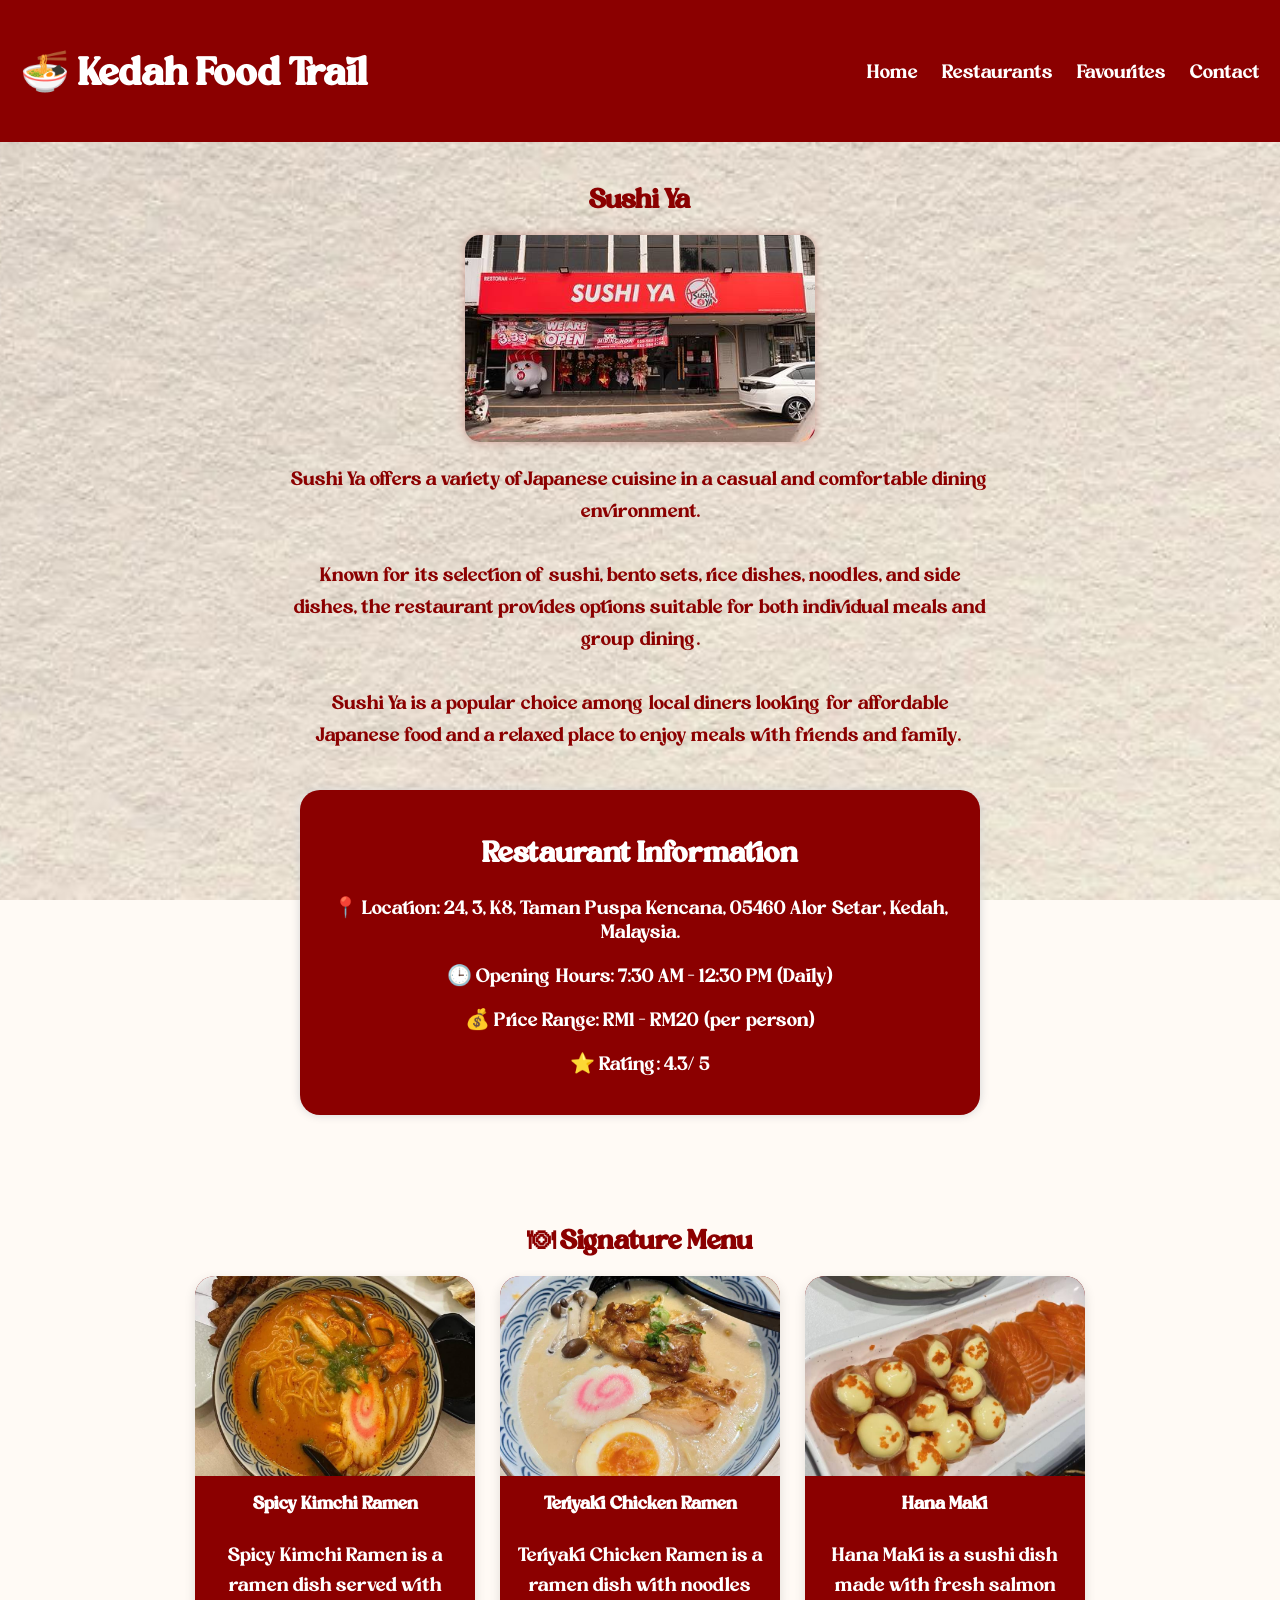
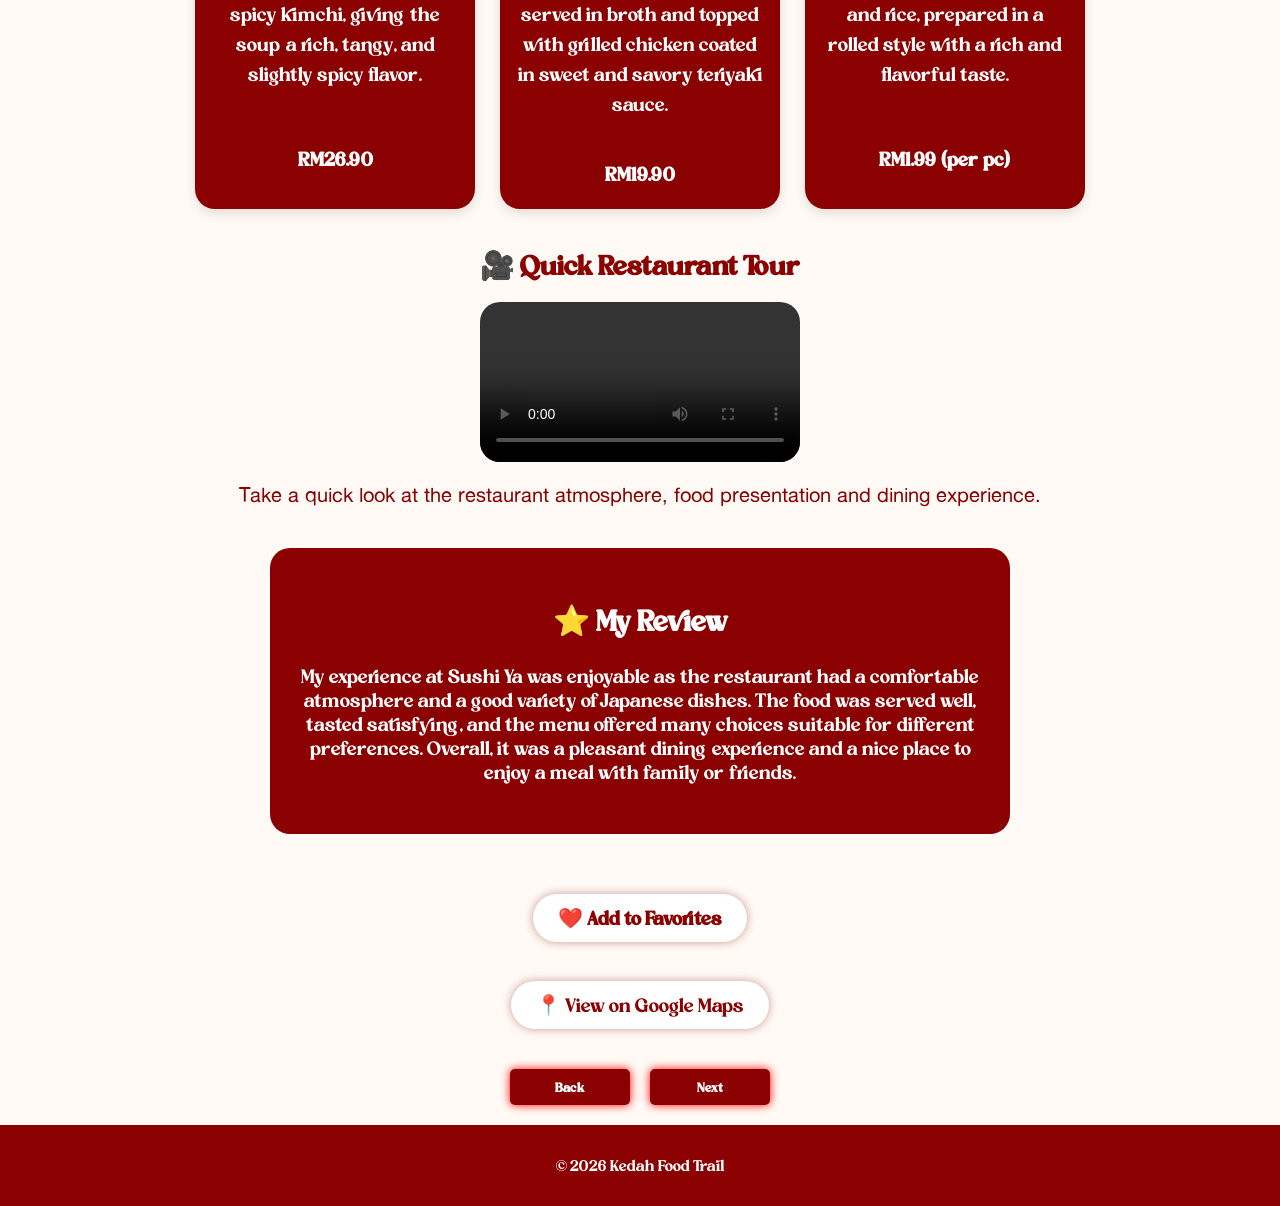
<file: sushi.html>
<!DOCTYPE html>
<html>
<head>
    <title>Kedah Food Trail</title>
    <link rel="stylesheet" href="style.css">
<style>
@font-face {
    font-family: rustic;
    src: url("font/rustic.ttf");
}

@font-face {
    font-family: alter;
    src: url("font/alter.ttf");
}
</style>

</head>
<body>
<div class="main-content">
<header>
    <h1>🍜 Kedah Food Trail</h1>

    <nav>
        <a href="index.html">Home</a>
        <a href="restaurants.html">Restaurants</a>
	<a href="favourites.html">Favourites</a>
        <a href="contact.html">Contact</a>
    </nav>
</header>


<div class="section">

<h2>Sushi Ya</h2>

<img src="pic/sushi.jpg"
alt="Sushi Ya"
class="main-restaurant-img">

<p class="desc">
Sushi Ya offers a variety of Japanese cuisine in a casual and comfortable dining environment.
<br><br>

Known for its selection of sushi, bento sets, rice dishes, noodles, and side dishes, the restaurant provides options suitable for both individual meals and group dining.
<br><br>

Sushi Ya is a popular choice among local diners looking for affordable Japanese food and a relaxed place to enjoy meals with friends and family.

</p></div>
<div class="info-box">

<h2>Restaurant Information</h2>

<p>📍 Location: 24, 3, K8, Taman Puspa Kencana, 05460 Alor Setar, Kedah, Malaysia.</p>

<p>🕒 Opening Hours: 7:30 AM - 12:30 PM (Daily)</p>

<p>💰 Price Range: RM1 – RM20 (per person)</p>

<p>⭐ Rating: 4.3/ 5</p>

</div>

<br><br>

<div class="section menu-box">

<h2>🍽 Signature Menu</h2>

<div class="grid">

<div class="card">

<img src="pic/fsy1.jpg" alt="Spicy Kimchi Ramen">

<h3>Spicy Kimchi Ramen</h3>

<p>
Spicy Kimchi Ramen is a ramen dish served with spicy kimchi, giving the soup a rich, tangy, and slightly spicy flavor.</p>
<p><b>RM26.90</b></p>

</div>


<div class="card">

<img src="pic/fsy2.jpg" alt="Teriyaki Chicken Ramen">

<h3>Teriyaki Chicken Ramen</h3>

<p>
Teriyaki Chicken Ramen is a ramen dish with noodles served in broth and topped with grilled chicken coated in sweet and savory teriyaki sauce.<p><b>RM19.90</b></p>

</div>


<div class="card">

<img src="pic/fsy3.jpg" alt="Hana Maki">

<h3>Hana Maki</h3>

<p>
Hana Maki is a sushi dish made with fresh salmon and rice, prepared in a rolled style with a rich and flavorful taste.</p>
<p><b>RM1.99 (per pc)</b></p>

</div>

</div>

</div>

<div class="section">

<h2>🎥 Quick Restaurant Tour</h2>

<video class="restaurant-video" controls>

<source src="vid/sushi.MP4"
type="video/mp4">

Your browser does not support video.

</video>

<p class="video-text">
Take a quick look at the restaurant atmosphere,
food presentation and dining experience.
</p>

</div>


<div class="section-dark">

<h2>⭐ My Review</h2>

<p>My experience at Sushi Ya was enjoyable as the restaurant had a comfortable atmosphere and a good variety of Japanese dishes. The food was served well, tasted satisfying, and the menu offered many choices suitable for different preferences. Overall, it was a pleasant dining experience and a nice place to enjoy a meal with family or friends.</p> 
</div> 



<div class="section">

<button class="btn"
onclick="favorite(
'Sushi Ya',
'pic/sushi.jpg',
'sushi.html'
)">
❤️ Add to Favorites
</button>

<br><br>

<a class="btn"
href="https://maps.app.goo.gl/A4163iaPFnEAoCEW8"
target="_blank">

📍 View on Google Maps

</a>


</div>

<div class="button-container">	
<button onclick="location.href='alor.html'">Back</button>	
<button onclick="location.href='favourites.html'">Next</button>
</div>


<footer>

<p>© 2026 Kedah Food Trail</p>

</footer>

<script>
function favorite(name, image, page){

let favorites =
JSON.parse(localStorage.getItem("favorites")) || [];


/* check kalau dah ada */
let exist = favorites.find(item => item.name===name);

if(!exist){

favorites.push({
name:name,
image:image,
page:page
});

localStorage.setItem(
"favorites",
JSON.stringify(favorites)
);

alert("Added to Favorites ❤️");

}
else{
alert("Already in Favorites");
}

}
</script>
</body>
</html>
</file>
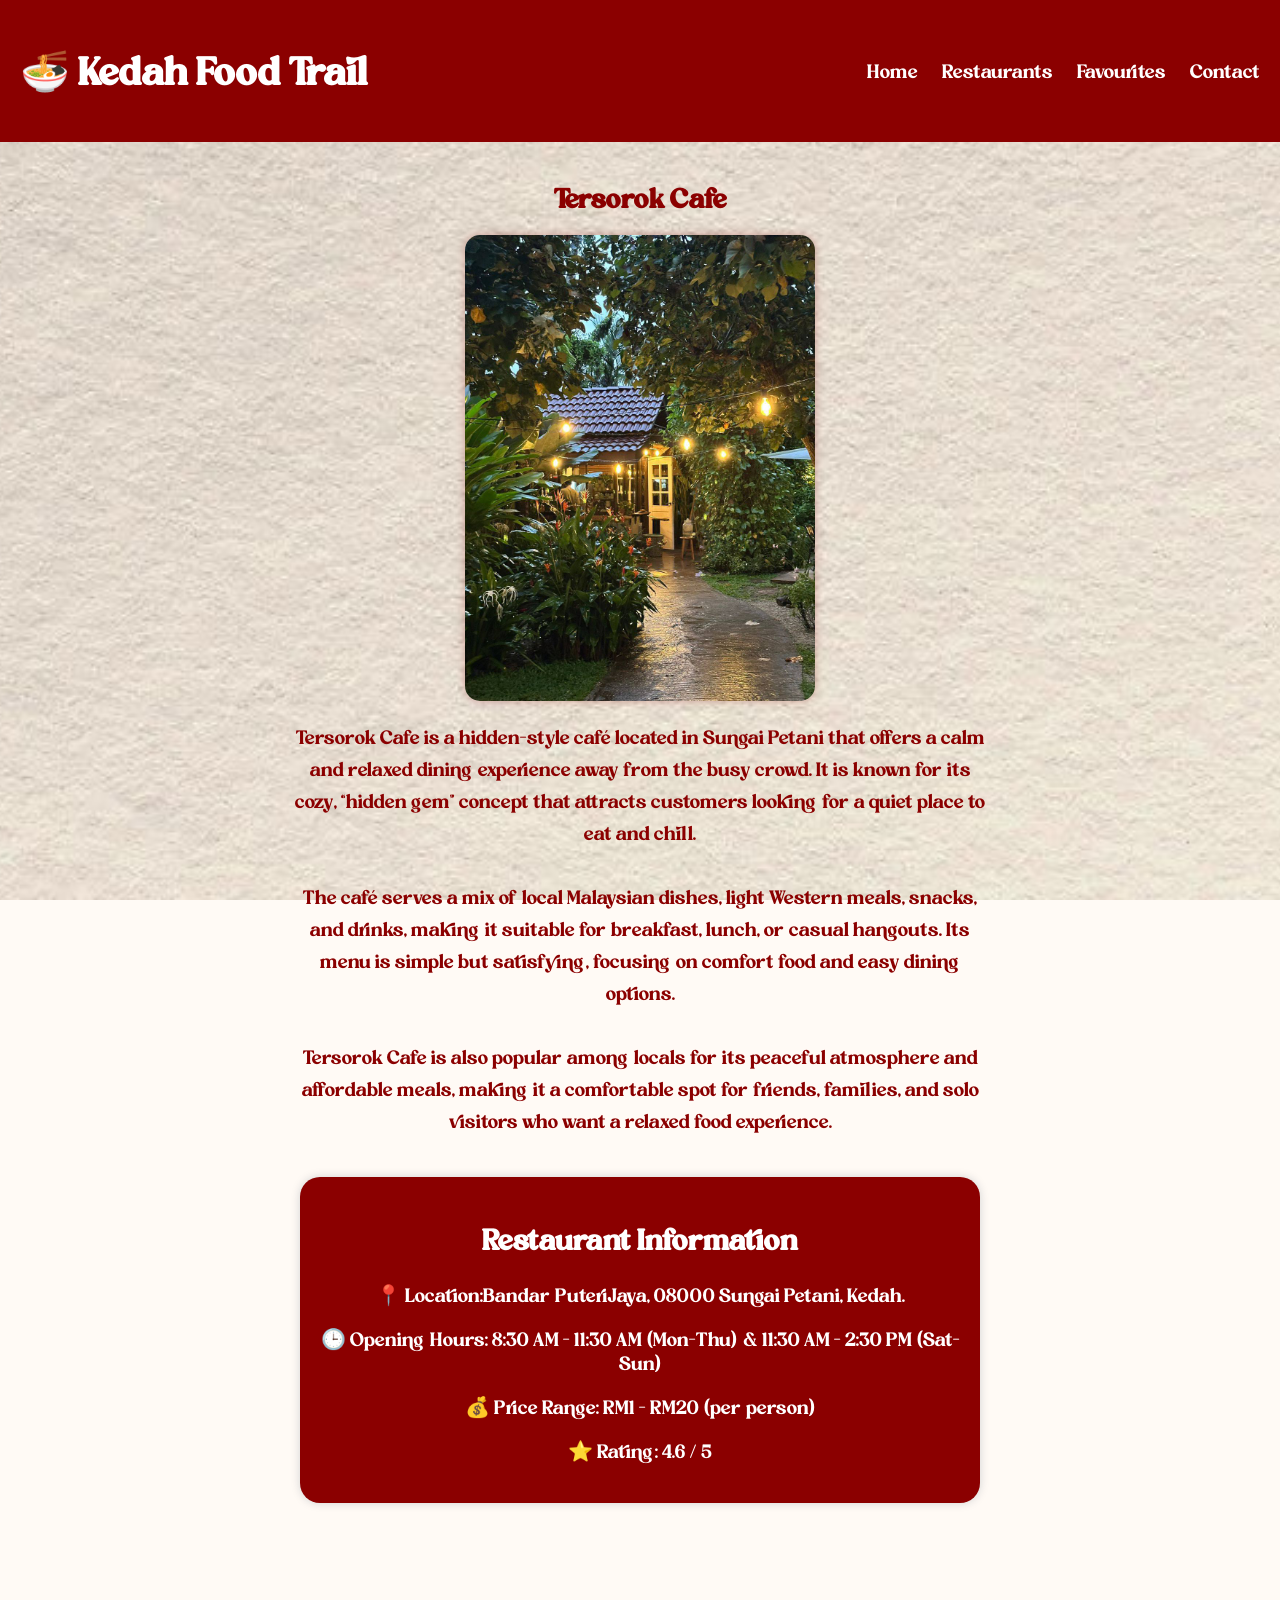
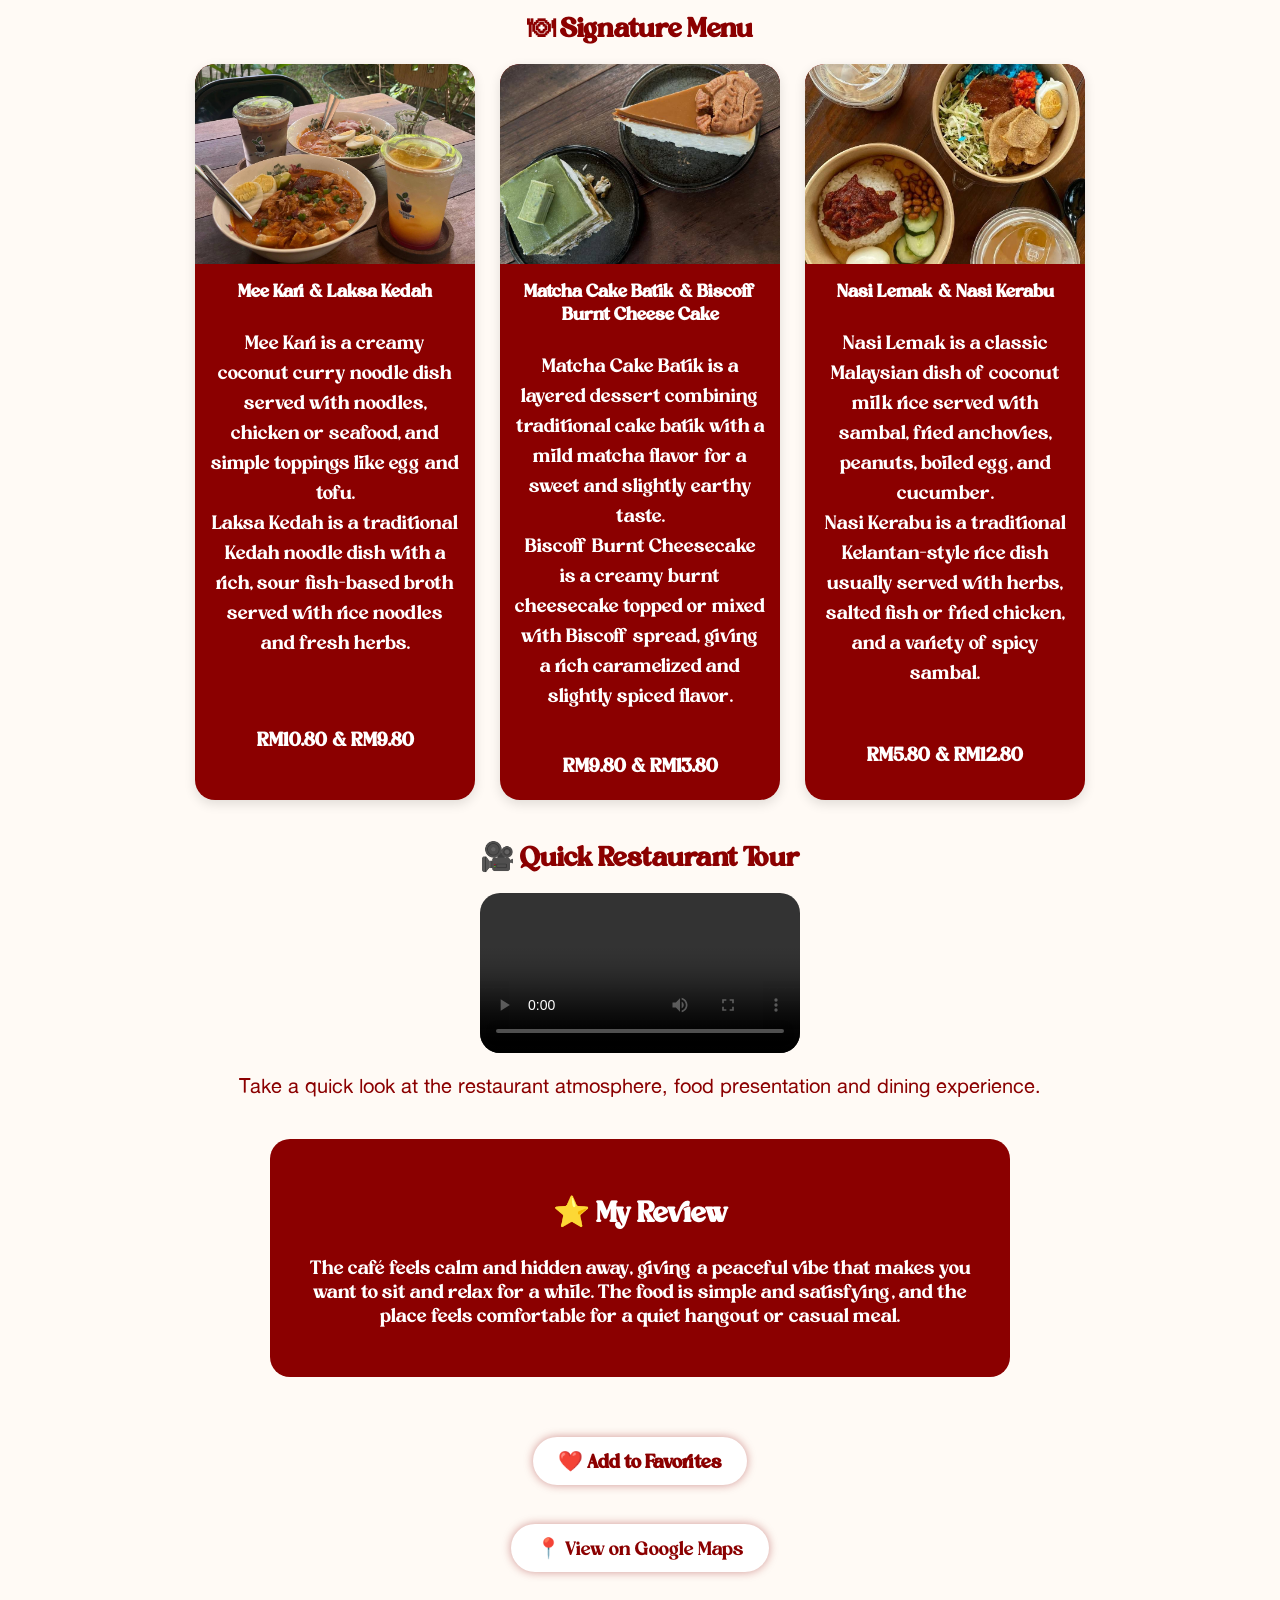
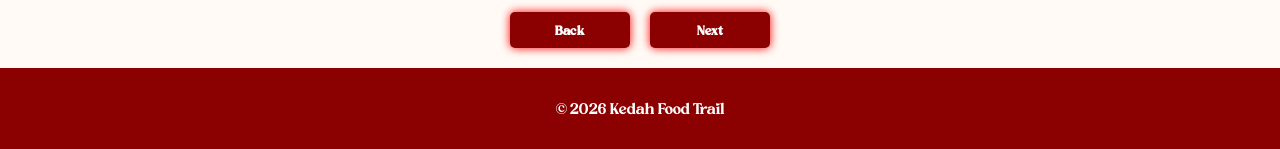
<file: tersorok.html>
<!DOCTYPE html>
<html>
<head>
    <title>Kedah Food Trail</title>
    <link rel="stylesheet" href="style.css">
<style>
@font-face {
    font-family: rustic;
    src: url("font/rustic.ttf");
}

@font-face {
    font-family: alter;
    src: url("font/alter.ttf");
}
</style>

</head>
<body>
<div class="main-content">
<header>
    <h1>🍜 Kedah Food Trail</h1>

    <nav>
        <a href="index.html">Home</a>
        <a href="restaurants.html">Restaurants</a>
	<a href="favourites.html">Favourites</a>
        <a href="contact.html">Contact</a>
    </nav>
</header>


<div class="section">

<h2>Tersorok Cafe</h2>

<img src="pic/tersorok.jpg"
alt="Tersorok Cafe"
class="main-restaurant-img">

<p class="desc">
  Tersorok Cafe is a hidden-style café located in Sungai Petani that offers a calm and relaxed dining experience away from the busy crowd. It is known for its cozy, “hidden gem” concept that attracts customers looking for a quiet place to eat and chill.
<br><br>

The café serves a mix of local Malaysian dishes, light Western meals, snacks, and drinks, making it suitable for breakfast, lunch, or casual hangouts. Its menu is simple but satisfying, focusing on comfort food and easy dining options.
<br><br>

Tersorok Cafe is also popular among locals for its peaceful atmosphere and affordable meals, making it a comfortable spot for friends, families, and solo visitors who want a relaxed food experience.
</p>

</div>
<div class="info-box">

<h2>Restaurant Information</h2>

<p>📍 Location:Bandar Puteri Jaya, 08000 Sungai Petani, Kedah.</p>

<p>🕒 Opening Hours: 8:30 AM - 11:30 AM (Mon-Thu) & 11:30 AM - 2:30 PM (Sat-Sun)</p>

<p>💰 Price Range: RM1 – RM20 (per person)</p>

<p>⭐ Rating: 4.6 / 5</p>

</div>

<br><br>

<div class="section menu-box">

<h2>🍽 Signature Menu</h2>

<div class="grid">

<div class="card">

<img src="pic/ft1.jpg" alt="Mee Kari & Laksa Kedah">

<h3>Mee Kari & Laksa Kedah</h3>

<p>
Mee Kari is a creamy coconut curry noodle dish served with noodles, chicken or seafood, and simple toppings like egg and tofu.
<br>
Laksa Kedah is a traditional Kedah noodle dish with a rich, sour fish-based broth served with rice noodles and fresh herbs.</p>
<p><b>RM10.80 & RM9.80</b></p>

</div>


<div class="card">

<img src="pic/ft2.jpg" alt="Matcha Cake Batik & Biscoff Burnt Cheese Cake">

<h3>Matcha Cake Batik & Biscoff Burnt Cheese Cake</h3>

<p>
Matcha Cake Batik is a layered dessert combining traditional cake batik with a mild matcha flavor for a sweet and slightly earthy taste.
<br>
Biscoff Burnt Cheesecake is a creamy burnt cheesecake topped or mixed with Biscoff spread, giving a rich caramelized and slightly spiced flavor.

</p>

<p><b>RM9.80 & RM13.80</b></p>

</div>


<div class="card">

<img src="pic/ft3.jpg" alt="Nasi Lemak & Nasi Kerabu">

<h3>Nasi Lemak & Nasi Kerabu</h3>

<p>
Nasi Lemak is a classic Malaysian dish of coconut milk rice served with sambal, fried anchovies, peanuts, boiled egg, and cucumber.<br>
Nasi Kerabu is a traditional Kelantan-style rice dish usually served with herbs, salted fish or fried chicken, and a variety of spicy sambal.</p>
<p><b>RM5.80 & RM12.80</b></p>

</div>

</div>

</div>

<div class="section">

<h2>🎥 Quick Restaurant Tour</h2>

<video class="restaurant-video" controls>

<source src="vid/tersorok.mp4"
type="video/mp4">

Your browser does not support video.

</video>

<p class="video-text">
Take a quick look at the restaurant atmosphere,
food presentation and dining experience.
</p>

</div>


<div class="section-dark">

<h2>⭐ My Review</h2>

<p>The café feels calm and hidden away, giving a peaceful vibe that makes you want to sit and relax for a while. The food is simple and satisfying, and the place feels comfortable for a quiet hangout or casual meal.</p> 
</div> 



<div class="section">

<button class="btn"
onclick="favorite(
'Tersorok Cafe',
'pic/tersorok.jpg',
'tersorok.html'
)">
❤️ Add to Favorites
</button>

<br><br>

<a class="btn"
href="https://maps.app.goo.gl/wVm1qDEsfYYYAGhPA"
target="_blank">

📍 View on Google Maps

</a>

</div>

<div class="button-container">	
<button onclick="location.href='galley.html'">Back</button>	
<button onclick="location.href='overstepped.html'">Next</button>
</div>

<footer>

<p>© 2026 Kedah Food Trail</p>

</footer>

<script>
function favorite(name, image, page){

let favorites =
JSON.parse(localStorage.getItem("favorites")) || [];


/* check kalau dah ada */
let exist = favorites.find(item => item.name===name);

if(!exist){

favorites.push({
name:name,
image:image,
page:page
});

localStorage.setItem(
"favorites",
JSON.stringify(favorites)
);

alert("Added to Favorites ❤️");

}
else{
alert("Already in Favorites");
}

}
</script>

</body>
</html>
</file>
<file: style.css>
body{
    margin:0;
    font-family: rustic, Arial, alter;
    background-color:#fffaf5;
}

html, body {
    height: 100%;
}

body {
    display: flex;
    flex-direction: column;
    min-height: 100vh;
}

.main-content {
    flex: 1;
}

/* HEADER */

header{
    background-color:#8B0000;
    color:white;
    font-family:font/rustic;
    font-size:20px;

    display:flex;
    justify-content:space-between;
    align-items:center;

    padding:15px 50px;
}

nav a{
    color:white;
    text-decoration:none;
    margin-left:20px;
}

nav a:hover{
    color:gold;
}

/* HERO */

.main-content{
    background-image: url("pic/bg.jpg");
    background-size: cover;
    background-position: center;
    background-repeat: no-repeat;
    background-attachment: fixed;
}

.hero{
    text-align:center;
   
    color:#8B0000;
    background-color: rgba(255, 253, 245, 0.8);
    padding: 30px;
    border-radius: 25px;
    width: 80%;
    margin: 30px auto;

    box-shadow:
        0 0 10px rgba(139,0,0,0.4),
        0 0 20px rgba(255,248,220,0.5);

}

.hero h2{
    font-size:45px;
}

.hero p{
    width:60%;
    margin:auto;
    font-size:20px;
    font-family:font/alter;
    color:#A00000;
}

/* BUTTON */

.btn{
    display: inline-block;

    background-color:white; /* wine red */
    color: #8B0000;
    font-size: 20px;
    padding: 12px 25px;
    border-radius: 30px;
    font-family:rustic;

    text-decoration: none;

    margin-top: 20px;

    box-shadow: 0 0 10px rgba(139, 0, 0, 0.4);

    transition: 0.3s ease;
}

.btn:hover{
    background-color: #A52A2A; /* lighter red */

    transform: translateY(-3px) scale(1.05);

    box-shadow:
        0 0 10px rgba(245, 235, 215, 0.8),
        0 0 20px rgba(245, 235, 215, 0.5);
}

/* ABOUT */

.about{
    text-align:center;
    padding:30px 45px;
    background-color:#8B0000;
    color:white;

    border-radius:30px;

    text-decoration:none;

    margin-top:20px;
}

.about h2{
font-size:30px;
font-family:rustic;
}

.about p{
    font-size:20px;
    font-family:font/alter;
}

/* FEATURED RESTAURANTS */

.featured{
    text-align:center;
    padding:60px;
    color:#8B0000;
    font-size:20px;
    background-color: rgba(255, 253, 245, 0.8);
    padding: 30px;
    border-radius: 25px;
    width: 80%;
    margin: 30px auto;

    box-shadow:
        0 0 10px rgba(139,0,0,0.4),
        0 0 20px rgba(255,248,220,0.5);



}

.card-container{
    display:flex;
    justify-content:center;
    gap:30px;
    flex-wrap:wrap;
}

.card{
    width:280px;
    background:#8B0000;
    color:white;
    border-radius:20px;
    overflow:hidden;

    display:flex;
    flex-direction:column;

    box-shadow:0 4px 12px rgba(0,0,0,0.12);
}

.card img{
    width:100%;
    height:200px;   /* fixed height for all images */
    object-fit:cover;
    display:block;
}

.card h3{
    padding:15px 15px 5px;
    margin:0;
}

.card p{
    padding:0 15px;
    line-height:1.5;
    flex-grow:1;
}

.card .btn{
    margin:15px;
    margin-top:auto;
    align-self:center;
}

.card:hover{
    transform:translateY(-10px);
    transition:0.3s;
}

/* FOOTER */

footer{
    background:#8B0000;
    color:white;

    text-align:center;

    padding:20px;
}

@keyframes floatUpDown {
	0% {
	   transform: translateY(0);
	}
	50% {
	    transform: translateY(-10px);
	}
	100% {
	    transform: translateY(0);
	}
}

@keyframes fadeUp {
	from {
		opacity: 0;
		transform: translateY(30px);
	}
	to {
		opacity: 1;
		transform: translateY(0);
	}
}

.hero,
.about,
.featured{
	animation: fadeUp 1s ease;
}


/* ========================= */
/* RESTAURANT PAGE STYLE */
/* ========================= */

/* SECTION CONTAINER */
.section{
    text-align:center;

    padding:0;   /* <-- change this */
    margin:40px auto;

    background:none;
    box-shadow:none;
}
/* OPTIONAL SECTION TITLE BOX */
.section h2{
    font-size:28px;
    color:#8B0000;
    margin-bottom:20px;
    font-family: font/rustic;
}

.section p{
    font-size:20px;
    margin-bottom:20px;
    font-family: font/rustic;
}

.rating-box{
    display:inline-block; /* important */
    
    padding:35px 50px;

    background:rgba(255,253,245,0.85);

    border-radius:35px;

    box-shadow:0 4px 15px rgba(0,0,0,0.1);
}

/* GRID FOR RESTAURANT CARDS */
.grid{
    display:flex;
    flex-wrap:wrap;
    justify-content:center;
    gap:25px;
}

/* RESTAURANT CARD */
.restaurant-card{
    width:250px;
    background:#8B0000;
    border-radius:20px;
    overflow:hidden;

    box-shadow:
        0 0 10px rgba(139,0,0,0.2),
        0 0 20px rgba(255,248,220,0.5);

    transition:0.3s ease;
}

/* IMAGE INSIDE CARD */
.restaurant-card img{
    width:50%;
    height:100px;
    object-fit:cover;
}

/* HOVER EFFECT */
.restaurant-card:hover{
    transform:translateY(-10px) scale(1.03);
    box-shadow:
        0 0 15px rgba(139,0,0,0.4),
        0 0 25px rgba(255,248,220,0.7);
}

/* TEXT INSIDE CARD */
.restaurant-card h3{
    color:#8B0000;
    font-size:18px;
    margin:10px 0 5px;
}

.restaurant-card p{
    font-size:14px;
    color:#A00000;
    padding:0 10px 15px;
}

/* OPTIONAL SMALL BUTTON INSIDE CARD */
.restaurant-card .btn{
    margin-bottom:15px;
}

/* ===================== */
/* ANCHOR NAVIGATION BAR */
/* ===================== */

.food-nav{
    display:flex;
    justify-content:center;
    gap:15px;

    margin:25px auto;
    padding:15px;

    width:fit-content;

    background:rgba(255, 253, 245, 0.85); /* cream glass effect */
    border-radius:40px;

    box-shadow:
        0 0 10px rgba(139,0,0,0.2),
        0 0 20px rgba(255,248,220,0.6);

    backdrop-filter: blur(6px);
}

.food-nav a{
    text-decoration:none;
    color:#8B0000;

    font-weight:bold;
    font-size:18px;

    padding:10px 18px;
    border-radius:30px;

    transition:0.3s ease;
}

/* HOVER EFFECT */
.food-nav a:hover{
    background:#8B0000;
    color:white;

    transform:translateY(-3px);

    box-shadow:
        0 0 10px rgba(139,0,0,0.4),
        0 0 20px rgba(255,248,220,0.5);
}

.hero,
.about,
.card,
.restaurant-card,
.featured {
    transition: all 0.3s ease;
}

.hero:hover,
.about:hover,
.card:hover,
.restaurant-card:hover,
.featured:hover {
    transform: translateY(-10px) scale(1.05);
    box-shadow: 0 10px 25px rgba(0,0,0,0.2);
}



/* RESTAURANT MAIN IMAGE */

.main-restaurant-img{
    width:350px !important;
    height:auto !important;

    display:block;
    margin:20px auto;

    border-radius:15px;
    object-fit:cover;

    box-shadow:0 0 10px rgba(139,0,0,0.3);
}

.desc{
    font-size: 20px;
    font-family: font/rustic;
    color:#8B0000;

    max-width: 700px;   /* makes text neat instead of full width */
    margin: 0 auto;     /* centers the paragraph block */
    line-height: 1.6;   /* improves readability */
}


.info-box{

background-color:#8B0000;

width:50%;

margin:auto;

padding:20px;

border-radius:20px;

margin-bottom:30px;

color:white;

text-align: center;

font-size:20px;

box-shadow:
0 0 10px lightgray;
}




.gallery{

display:flex;

justify-content:center;

gap:20px;

flex-wrap:wrap;

}


.gallery img{

width:250px;

height:180px;

border-radius:15px;

object-fit:cover;

transition:0.3s;

}


.gallery img:hover{

transform:scale(1.05);

}


.rating span{

font-size:35px;

cursor:pointer;

transition:0.3s;

}


.rating span:hover{

transform:scale(1.2);

}

.restaurant-video{
    width: 100%;
    max-width: 320px;

    height: auto;
    display: block;
    margin: 20px auto;

    border-radius: 20px;
}
.video-text{

text-align:center;

font-size:18px;

color:#8B0000;

margin-top:10px;

font-family:alter;

}

.review-box{

background-color:#8B0000;

width:60%;

margin:auto;

padding:25px;

border-radius:20px;

box-shadow:
0 0 10px rgba(0,0,0,0.2);

}

.review-text{

font-family:alter;

font-size:20px;

color:white;

line-height:1.8;

margin:0;

}


.section-dark{
    text-align:center;
    padding:30px 20px;
    background-color:#8B0000;
    color:white;
    border-radius:20px;
    font-size:20px;

    width: clamp(280px, 60%, 700px);
    margin:20px auto;
}

button{
	background-color: #8B0000;

	color: white;

	border: none;

	padding: 12px 25px;

	border-radius: 30px;

 	font-family: rustic;

 	font-weight: bold;

   	box-shadow: 0 0 10px red;

  	text-align: center;

   	margin-top: 0; 

   	cursor: pointer;
}

.button-container{

   	display: flex;

   	justify-content: center;

   	gap: 50px;

  	margin-top: 20px;

   	margin-bottom: 20px;
}

.button-container button{

  	width: 120px;
}

button:hover{

   	background-color: red;

   	transform: translateY(-3px);
}

/* SEARCH BAR TOP RIGHT */

.top-search{

display:flex;

justify-content:flex-end;

padding-right:120px;

margin-top:10px;
}


.top-search input{

width:220px;

padding:10px 20px;

border:none;

border-radius:20px;

font-family:rustic;

font-size:18px;

box-shadow:
0 0 8px rgba(139,0,0,0.3);

outline:none;
}


.page-layout{
    display:flex;
    align-items:stretch;
}

.sidebar{
    width:220px;
    
    padding:20px;

    display:flex;
    flex-direction:column;

    min-height:100%;

    box-shadow:0 4px 10px rgba(0,0,0,0.1);
}

.content-area{
    flex:1;
    padding:20px;
}

.sidebar {
    width: 220px;
        padding: 20px;
    height: 100vh;
    position: sticky;
    top: 0;
    font-family: rustic;
}

.sidebar h3 {
    font-family: rustic;
    color: #8B0000;
    margin-bottom: 15px;
    text-align: center;
}

.filter-btn {
    display: block;
    width: 100%;
    margin: 8px 0;
    padding: 10px;
    border: none;
    border-radius: 12px;
    cursor: pointer;
    background: #8B0000;
    transition: 0.3s;
    font-family: rustic;
    text-align: center;
}

.filter-btn:hover {
    background: #8B0000;
    color: white;
}

/* active button */
.filter-btn.active {
    background: red;
    color: white;
}

body {
    font-family: font/rustic;
    background: #fffaf5;
    margin: 0;
}

/* HEADER */
header {
    background: #8B0000;
    color: white;
    padding: 20px;
    text-align: center;
}

/* MAIN CONTAINER */
.container {
    background: #8B0000;
    font-family: font/rustic;
    color:white;
}

/* FORM BOX */
.contact-form {
    flex: 1;
    min-width: 300px;
    background: #f5f5f5;
    padding: 20px;
    border-radius: 10px;
    font-family: font/rustic;
}

/* INPUT STYLE */
input, textarea {
    width: 100%;
    padding: 10px;
    margin-top: 5px;
    margin-bottom: 15px;
    border: 1px solid #ccc;
    border-radius: 5px;
    font-family: font/rustic;
}

/* BUTTON */
button {
    background: #8B0000;
    color: white;
    padding: 10px;
    border: none;
    border-radius: 5px;
    cursor: pointer;
    transition: 0.3s;
}

button:hover {
    opacity: 0.8;
    transform: scale(1.02);
}

/* INFO CARD */
.contact-info {
    flex: 1;
    min-width: 250px;
    background: white;
    padding: 20px;
    border-radius: 10px;
    box-shadow: 0 0 10px rgba(0,0,0,0.1);
}

.contact-info h2 {
    color: #8B0000;
}

.contact-info p {
	color:#8B0000;
}

/* SOCIAL BUTTONS */
.social {
    margin-top: 15px;
}

.social a {
    display: inline-block;
    margin-right: 10px;
    text-decoration: none;
    background: #8B0000;
    color: white;
    padding: 8px 12px;
    border-radius: 5px;
    transition: 0.3s;
}

.social h3 {
color:#8B0000;
}

.social a:hover {
    background: black;
}

/* FOOTER */
footer {
    text-align: center;
    padding: 15px;
    margin-top: 20px;
    background: #8B0000;
    color: white;
}
nav a.active {
    background: white;
    color: #8B0000;
}


```css
/* FEEDBACK PAGE */

.feedback-title{
text-align:center;
color:#8B0000;
font-size:35px;
margin-top:30px;
}

.container{
display:flex;
justify-content:center;
align-items:flex-start;

gap:40px;

padding:40px;

flex-wrap:wrap;
}

.contact-form,
.contact-info{

background:rgba(255,255,255,0.95);

width:420px;

padding:30px;

border-radius:25px;

box-shadow:
0 0 15px rgba(0,0,0,0.1);

}

.contact-form h2,
.contact-info h3{

color:#8B0000;

text-align:center;
}

/* FEEDBACK FORM TEXT */

.contact-form label{
color:white !important;
font-size:18px;
font-family:alter;
display:block;
margin-bottom:5px;
}

.contact-form input,
.contact-form textarea{
background:#8B0000;
color:white;
border:none;
}

.contact-form input::placeholder,
.contact-form textarea::placeholder{
color:#f5d6d6;
}



width:100%;

padding:12px;

margin-top:8px;
margin-bottom:18px;

border:1px solid #ddd;

border-radius:12px;

box-sizing:border-box;
}

button{

background:#8B0000;

color:white;

padding:12px 25px;

border:none;

border-radius:30px;

cursor:pointer;

transition:0.3s;
}

button:hover{

transform:translateY(-3px);

background:#A52A2A;
}

.social{
text-align:center;
margin-top:20px;
}

.social a{

display:inline-block;

margin:5px;

padding:10px 15px;

background:#8B0000;

color:white;

text-decoration:none;

border-radius:30px;
}

.button-container{

display:flex;

justify-content:center;

gap:20px;

margin-top:30px;
}
```

.contact-icons{
   	display:flex;

   	justify-content:center;

   	gap:60px;

   	margin-top:30px;
}

.contact-icons img{
   	width:80px;

   	height:80px;

   	transition:0.3s;

        box-shadow: 0 0 10px pink;
}

.contact-icons img:hover{
   	transform:scale(1.15);
}

.card{
    overflow:hidden;
}

.card img{
    transition:.4s;
}

.card:hover img{
    transform:scale(1.1);
}

.main-restaurant-img{
    opacity:0;
    transform: translateY(30px);
    animation: fadeInImg 1s forwards;
}

@keyframes fadeInImg{
    to{
        opacity:1;
        transform: translateY(0);
    }
}
</file>
